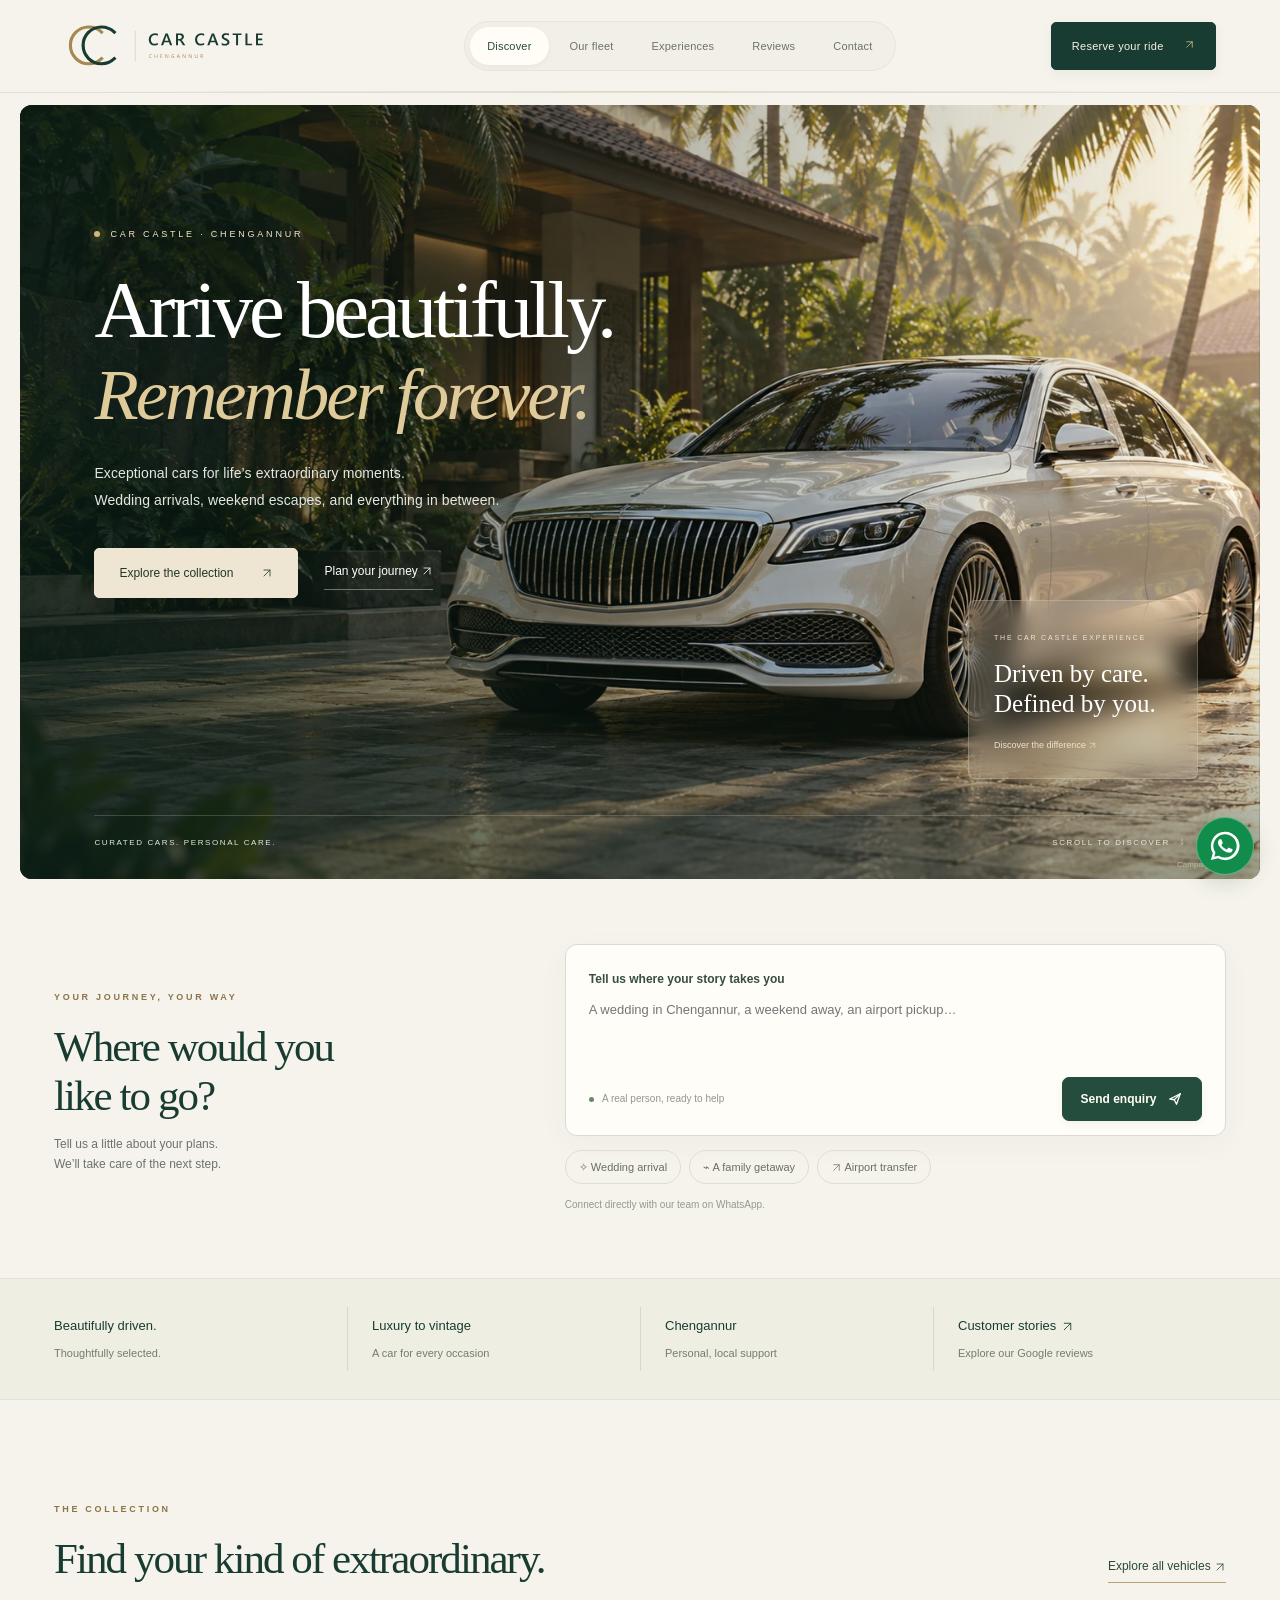
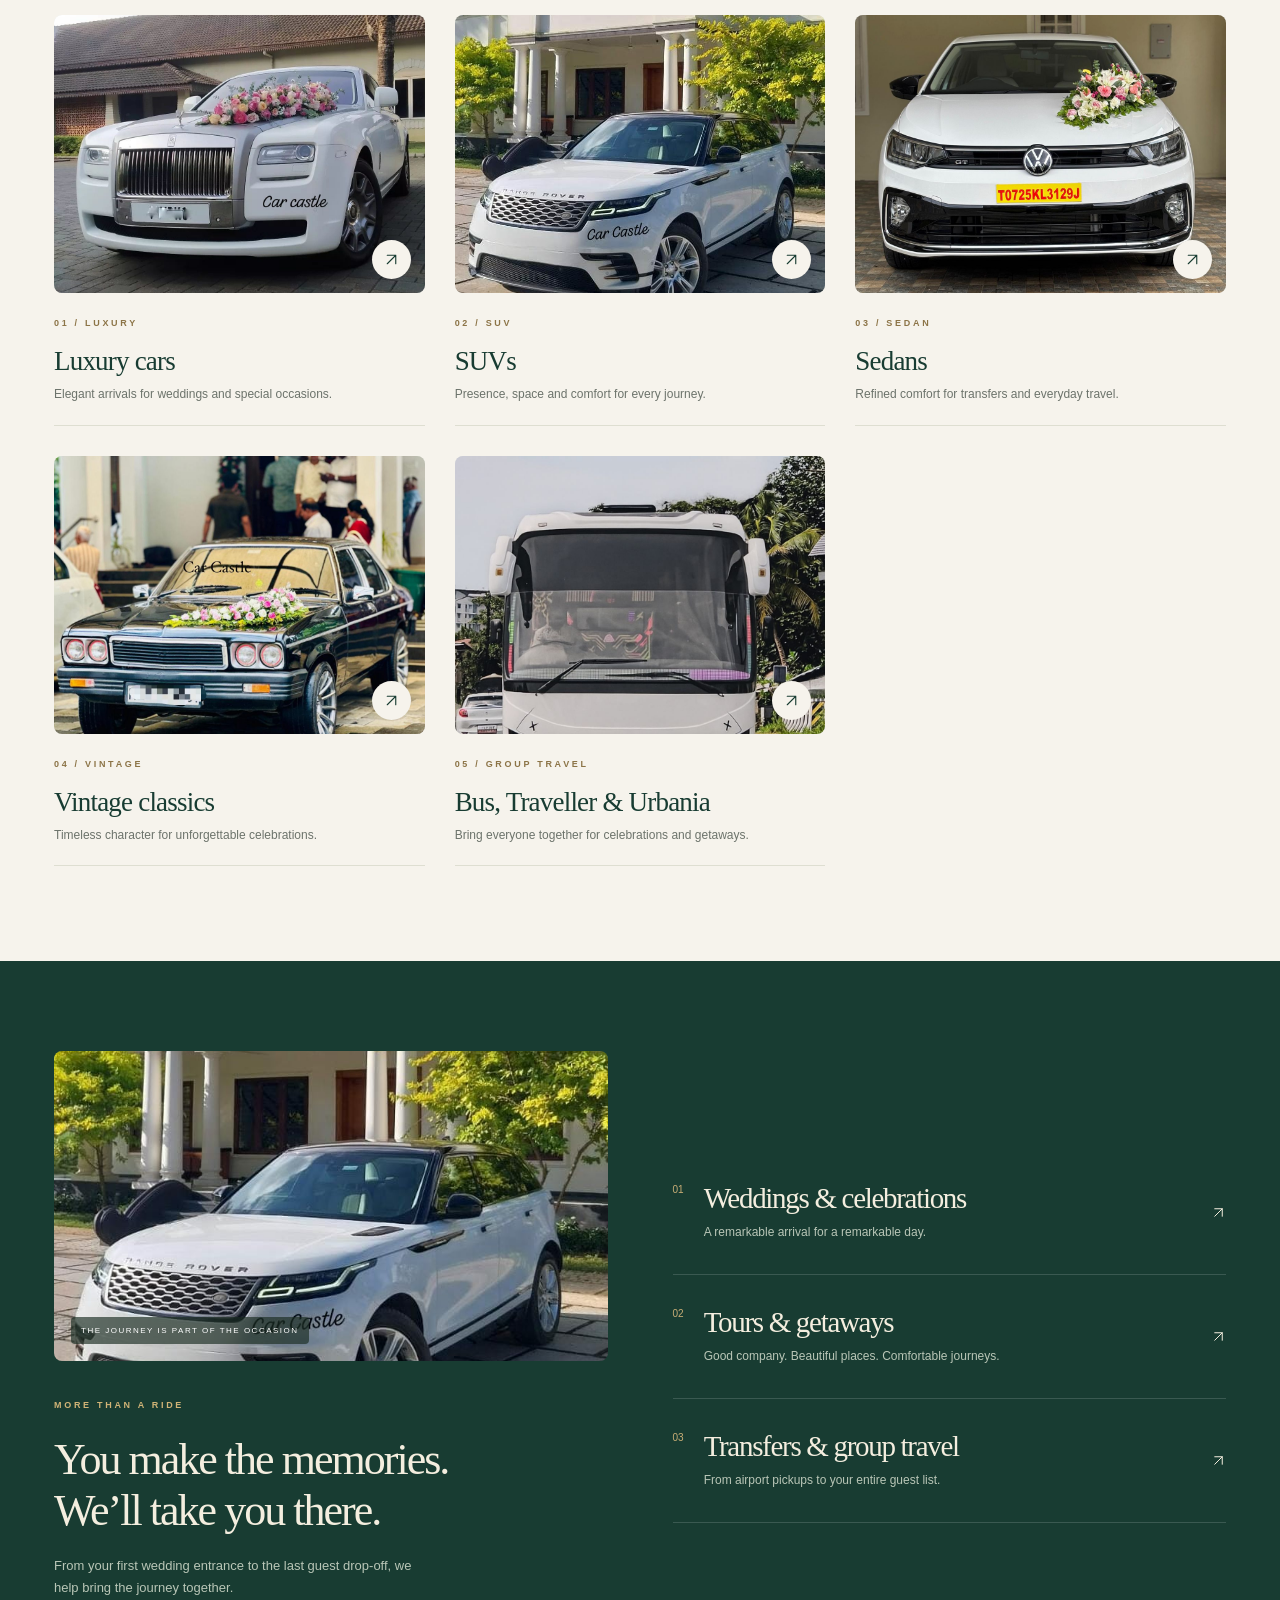
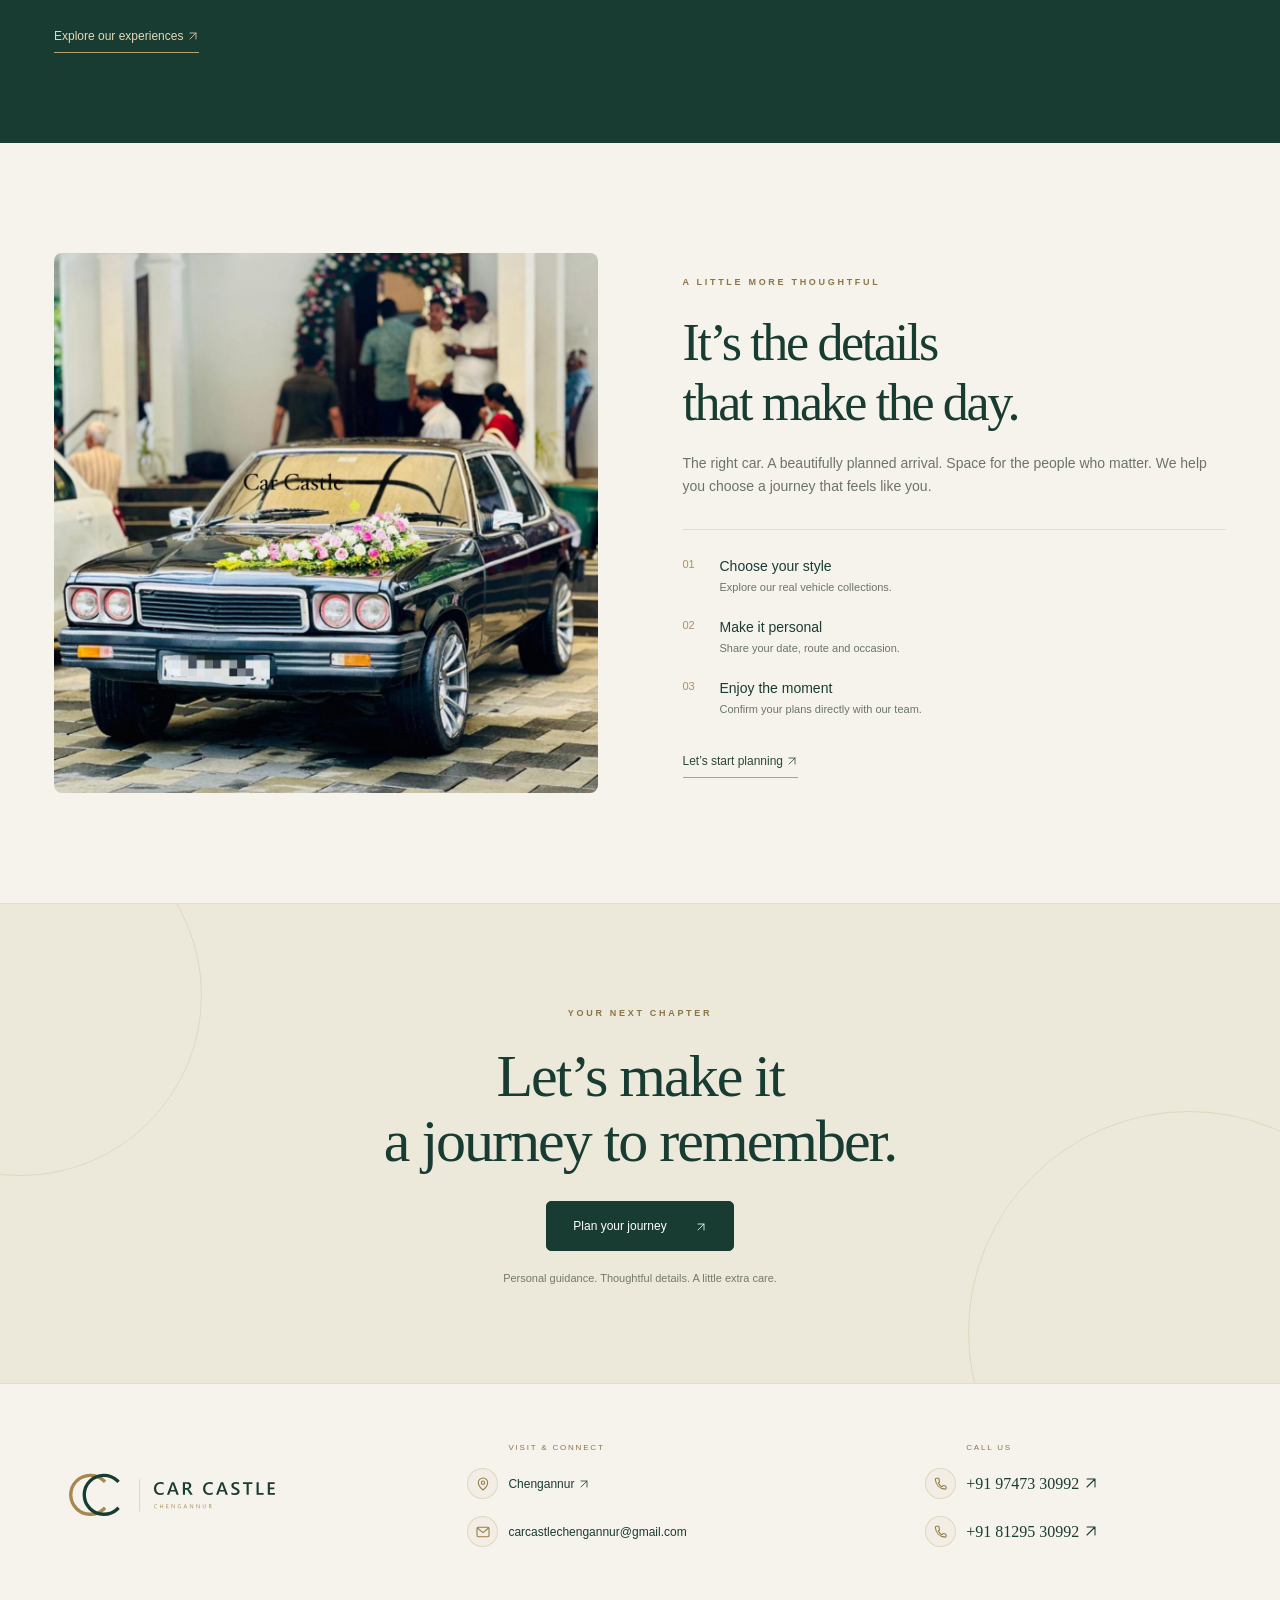
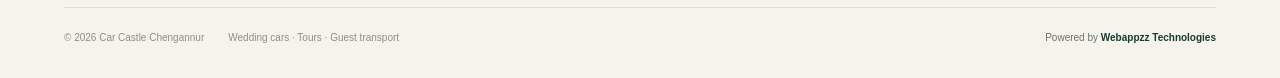
<file: index.html>
<!doctype html><html lang="en"><head><meta charset="utf-8"><meta name="viewport" content="width=device-width, initial-scale=1"><title>Luxury wedding cars & travel | Car Castle Chengannur</title><meta name="description" content="Discover luxury wedding cars, vintage classics, SUVs and group travel with Car Castle Chengannur. Enquire directly for availability and pricing."><meta name="theme-color" content="#f8f9f6"><link rel="stylesheet" href="assets/styles.css?v=19"><link rel="icon" type="image/svg+xml" href="assets/favicon.svg?v=6"><link rel="stylesheet" href="assets/mobile-hero.css?v=19"><link rel="stylesheet" href="assets/home-collection.css?v=27"><link rel="stylesheet" href="assets/journey-highlights.css?v=24"></head><body data-page="home"><a class="skip-link" href="#main">Skip to content</a><header class="topbar"><nav><a class="brand" href="index.html" aria-label="Car Castle Chengannur home"><img class="brand-wordmark" src="assets/car-castle-logo.svg?v=6" width="245" height="52" alt="Car Castle Chengannur"></a><button class="menu-toggle" aria-label="Open navigation" aria-expanded="false" aria-controls="mobile-menu"><span class="menu-caption">MENU</span><span class="menu-lines" aria-hidden="true"><i></i><i></i></span></button><div class="nav-links desktop-nav"><a data-nav="home" href="index.html">Discover</a><a data-nav="fleet" href="fleet.html">Our fleet</a><a data-nav="services" href="services.html">Experiences</a><a data-nav="reviews" href="reviews.html">Reviews</a><a data-nav="contact" href="contact.html">Contact</a></div><a class="nav-book" href="https://wa.me/919747330992">Reserve your ride <span><svg class="direction-icon" xmlns="http://www.w3.org/2000/svg" viewBox="0 0 24 24" width="16" height="16" fill="none" stroke="currentColor" stroke-width="1.6" stroke-linecap="round" stroke-linejoin="round" aria-hidden="true" focusable="false"><path d="M6 18 18 6M6 6h12v12"/></svg></span></a></nav></header><dialog class="mobile-menu" id="mobile-menu" aria-labelledby="mobile-menu-title"><div class="drawer-head"><img src="assets/car-castle-logo.svg?v=6" width="218" height="47" alt="Car Castle Chengannur"><button class="drawer-close" type="button" aria-label="Close navigation"><svg viewBox="0 0 24 24" width="20" height="20" fill="none" aria-hidden="true"><path d="m6 6 12 12M18 6 6 18" stroke="currentColor" stroke-width="1.5"/></svg></button></div><div class="drawer-content"><span class="eyebrow" id="mobile-menu-title">EXTRAORDINARY JOURNEYS BEGIN HERE</span><nav class="drawer-links" aria-label="Mobile navigation"><a data-nav="home" href="index.html"><span class="drawer-number">01</span><span>Discover</span><span class="drawer-arrow" aria-hidden="true"><svg class="direction-icon" xmlns="http://www.w3.org/2000/svg" viewBox="0 0 24 24" width="16" height="16" fill="none" stroke="currentColor" stroke-width="1.6" stroke-linecap="round" stroke-linejoin="round" aria-hidden="true" focusable="false"><path d="M6 18 18 6M6 6h12v12"/></svg></span></a><a data-nav="fleet" href="fleet.html"><span class="drawer-number">02</span><span>Our collection</span><span class="drawer-arrow" aria-hidden="true"><svg class="direction-icon" xmlns="http://www.w3.org/2000/svg" viewBox="0 0 24 24" width="16" height="16" fill="none" stroke="currentColor" stroke-width="1.6" stroke-linecap="round" stroke-linejoin="round" aria-hidden="true" focusable="false"><path d="M6 18 18 6M6 6h12v12"/></svg></span></a><a data-nav="services" href="services.html"><span class="drawer-number">03</span><span>Experiences</span><span class="drawer-arrow" aria-hidden="true"><svg class="direction-icon" xmlns="http://www.w3.org/2000/svg" viewBox="0 0 24 24" width="16" height="16" fill="none" stroke="currentColor" stroke-width="1.6" stroke-linecap="round" stroke-linejoin="round" aria-hidden="true" focusable="false"><path d="M6 18 18 6M6 6h12v12"/></svg></span></a><a data-nav="reviews" href="reviews.html"><span class="drawer-number">04</span><span>Customer stories</span><span class="drawer-arrow" aria-hidden="true"><svg class="direction-icon" xmlns="http://www.w3.org/2000/svg" viewBox="0 0 24 24" width="16" height="16" fill="none" stroke="currentColor" stroke-width="1.6" stroke-linecap="round" stroke-linejoin="round" aria-hidden="true" focusable="false"><path d="M6 18 18 6M6 6h12v12"/></svg></span></a><a data-nav="contact" href="contact.html"><span class="drawer-number">05</span><span>Get in touch</span><span class="drawer-arrow" aria-hidden="true"><svg class="direction-icon" xmlns="http://www.w3.org/2000/svg" viewBox="0 0 24 24" width="16" height="16" fill="none" stroke="currentColor" stroke-width="1.6" stroke-linecap="round" stroke-linejoin="round" aria-hidden="true" focusable="false"><path d="M6 18 18 6M6 6h12v12"/></svg></span></a></nav><div class="drawer-contact"><span class="eyebrow">LET’S PLAN YOUR ARRIVAL</span><a href="tel:+919747330992">+91 97473 30992</a><a href="tel:+918129530992">+91 81295 30992</a><a class="drawer-location" href="https://maps.app.goo.gl/WBepy1QjwrQNJMew8" target="_blank" rel="noopener noreferrer">Chengannur · Find us <svg class="direction-icon" xmlns="http://www.w3.org/2000/svg" viewBox="0 0 24 24" width="16" height="16" fill="none" stroke="currentColor" stroke-width="1.6" stroke-linecap="round" stroke-linejoin="round" aria-hidden="true" focusable="false"><path d="M6 18 18 6M6 6h12v12"/></svg></a></div><a class="button dark drawer-book" href="https://wa.me/919747330992">Reserve your ride <span><svg class="direction-icon" xmlns="http://www.w3.org/2000/svg" viewBox="0 0 24 24" width="16" height="16" fill="none" stroke="currentColor" stroke-width="1.6" stroke-linecap="round" stroke-linejoin="round" aria-hidden="true" focusable="false"><path d="M6 18 18 6M6 6h12v12"/></svg></span></a><p class="drawer-signoff">Thoughtfully selected. Beautifully driven.</p></div></dialog><main id="main"><div class="scroll-progress" aria-hidden="true"></div><section class="front-hero"><img class="front-image" src="images/hero-journey.webp" alt="Illustrated campaign scene of a luxury white sedan at a tropical Kerala villa" fetchpriority="high" width="1672" height="941"><div class="front-content"><span class="hero-kicker"><i></i> CAR CASTLE · CHENGANNUR</span><h1>Arrive beautifully.<br><em>Remember forever.</em></h1><p>Exceptional cars for life’s extraordinary moments.<br>Wedding arrivals, weekend escapes, and everything in between.</p><div class="front-actions"><a class="button light" href="fleet.html">Explore the collection <span><svg class="direction-icon" xmlns="http://www.w3.org/2000/svg" viewBox="0 0 24 24" width="16" height="16" fill="none" stroke="currentColor" stroke-width="1.6" stroke-linecap="round" stroke-linejoin="round" aria-hidden="true" focusable="false"><path d="M6 18 18 6M6 6h12v12"/></svg></span></a><a class="hero-contact" href="contact.html">Plan your journey <svg class="direction-icon" xmlns="http://www.w3.org/2000/svg" viewBox="0 0 24 24" width="16" height="16" fill="none" stroke="currentColor" stroke-width="1.6" stroke-linecap="round" stroke-linejoin="round" aria-hidden="true" focusable="false"><path d="M6 18 18 6M6 6h12v12"/></svg></a></div></div><div class="hero-seal"><span>THE CAR CASTLE EXPERIENCE</span><strong>Driven by care.<br>Defined by you.</strong><a href="services.html">Discover the difference <svg class="direction-icon" xmlns="http://www.w3.org/2000/svg" viewBox="0 0 24 24" width="16" height="16" fill="none" stroke="currentColor" stroke-width="1.6" stroke-linecap="round" stroke-linejoin="round" aria-hidden="true" focusable="false"><path d="M6 18 18 6M6 6h12v12"/></svg></a></div><div class="hero-foot"><span>CURATED CARS. PERSONAL CARE.</span><a href="#collection">SCROLL TO DISCOVER <svg class="direction-icon" xmlns="http://www.w3.org/2000/svg" viewBox="0 0 24 24" width="16" height="16" fill="none" stroke="currentColor" stroke-width="1.6" stroke-linecap="round" stroke-linejoin="round" aria-hidden="true" focusable="false"><path d="M12 5v14m-6-6 6 6 6-6"/></svg></a></div><span class="campaign-note">Campaign artwork</span></section><section class="booking-band"><div class="booking-intro"><span class="eyebrow">YOUR JOURNEY, YOUR WAY</span><h2>Where would you<br>like to go?</h2><p>Tell us a little about your plans.<br>We’ll take care of the next step.</p></div><div class="booking-composer"><form class="trip-form"><label for="trip">Tell us where your story takes you</label><textarea id="trip" required maxlength="1800" placeholder="A wedding in Chengannur, a weekend away, an airport pickup…" rows="2"></textarea><div class="composer-bottom"><span><i></i> A real person, ready to help</span><button class="send-enquiry" aria-label="Send your trip enquiry on WhatsApp" type="submit"><span>Send enquiry</span><svg xmlns="http://www.w3.org/2000/svg" width="18" height="18" viewBox="0 0 24 24" fill="none" aria-hidden="true"><path d="m5 12 14-7-5 14-3-6-6-1Z" stroke="currentColor" stroke-width="1.7" stroke-linejoin="round"/><path d="m11 13 8-8" stroke="currentColor" stroke-width="1.7" stroke-linecap="round"/></svg></button></div></form><div class="suggestions"><button type="button" data-prompt="I’m planning a wedding and would like a luxury wedding car.">✧ Wedding arrival</button><button type="button" data-prompt="I’d like to plan a family trip. Please help me choose a vehicle.">⌁ A family getaway</button><button type="button" data-prompt="I need an airport transfer. Please share availability."><svg class="direction-icon" xmlns="http://www.w3.org/2000/svg" viewBox="0 0 24 24" width="16" height="16" fill="none" stroke="currentColor" stroke-width="1.6" stroke-linecap="round" stroke-linejoin="round" aria-hidden="true" focusable="false"><path d="M6 18 18 6M6 6h12v12"/></svg> Airport transfer</button></div><p class="composer-note">Connect directly with our team on WhatsApp.</p></div></section><section class="journey-highlights" aria-label="The Car Castle experience"><div class="journey-highlights-grid"><div class="journey-highlight"><strong>Beautifully driven.</strong><p>Thoughtfully selected.</p></div><div class="journey-highlight"><strong>Luxury to vintage</strong><p>A car for every occasion</p></div><div class="journey-highlight"><strong>Chengannur</strong><p>Personal, local support</p></div><a class="journey-highlight" href="reviews.html"><strong>Customer stories <svg class="direction-icon" xmlns="http://www.w3.org/2000/svg" viewBox="0 0 24 24" width="13" height="13" fill="none" stroke="currentColor" stroke-width="1.6" stroke-linecap="round" stroke-linejoin="round" aria-hidden="true"><path d="M6 18 18 6M6 6h12v12"/></svg></strong><p>Explore our Google reviews</p></a></div></section><section class="section" id="collection"><div class="section-top"><div><span class="eyebrow">THE COLLECTION</span><h2>Find your kind of extraordinary.</h2></div><a class="text-link" href="fleet.html">Explore all vehicles <svg class="direction-icon" xmlns="http://www.w3.org/2000/svg" viewBox="0 0 24 24" width="16" height="16" fill="none" stroke="currentColor" stroke-width="1.6" stroke-linecap="round" stroke-linejoin="round" aria-hidden="true" focusable="false"><path d="M6 18 18 6M6 6h12v12"/></svg></a></div><div class="collections home-categories"><a class="collection-card" href="fleet.html?category=luxury"><div class="image-wrap"><img src="images/luxury/Rolls_Royce_Ghost/image1.jpeg" alt="Luxury cars from the Car Castle collection" loading="lazy"><span class="image-arrow"><svg class="direction-icon" xmlns="http://www.w3.org/2000/svg" viewBox="0 0 24 24" width="16" height="16" fill="none" stroke="currentColor" stroke-width="1.6" stroke-linecap="round" stroke-linejoin="round" aria-hidden="true" focusable="false"><path d="M6 18 18 6M6 6h12v12"/></svg></span></div><span class="eyebrow">01 / LUXURY</span><h3>Luxury cars</h3><p>Elegant arrivals for weddings and special occasions.</p></a><a class="collection-card" href="fleet.html?category=suv"><div class="image-wrap"><img src="images/suv/Range_Rover_Velar/image1.jpeg" alt="SUVs from the Car Castle collection" loading="lazy"><span class="image-arrow"><svg class="direction-icon" xmlns="http://www.w3.org/2000/svg" viewBox="0 0 24 24" width="16" height="16" fill="none" stroke="currentColor" stroke-width="1.6" stroke-linecap="round" stroke-linejoin="round" aria-hidden="true" focusable="false"><path d="M6 18 18 6M6 6h12v12"/></svg></span></div><span class="eyebrow">02 / SUV</span><h3>SUVs</h3><p>Presence, space and comfort for every journey.</p></a><a class="collection-card" href="fleet.html?category=sedan"><div class="image-wrap"><img src="images/sedan/VolkswagenVirtus/image1.jpg" alt="Sedans from the Car Castle collection" loading="lazy"><span class="image-arrow"><svg class="direction-icon" xmlns="http://www.w3.org/2000/svg" viewBox="0 0 24 24" width="16" height="16" fill="none" stroke="currentColor" stroke-width="1.6" stroke-linecap="round" stroke-linejoin="round" aria-hidden="true" focusable="false"><path d="M6 18 18 6M6 6h12v12"/></svg></span></div><span class="eyebrow">03 / SEDAN</span><h3>Sedans</h3><p>Refined comfort for transfers and everyday travel.</p></a><a class="collection-card" href="fleet.html?category=vintage"><div class="image-wrap"><img src="images/vintage/Contessa/image1.jpg" alt="Vintage classics from the Car Castle collection" loading="lazy"><span class="image-arrow"><svg class="direction-icon" xmlns="http://www.w3.org/2000/svg" viewBox="0 0 24 24" width="16" height="16" fill="none" stroke="currentColor" stroke-width="1.6" stroke-linecap="round" stroke-linejoin="round" aria-hidden="true" focusable="false"><path d="M6 18 18 6M6 6h12v12"/></svg></span></div><span class="eyebrow">04 / VINTAGE</span><h3>Vintage classics</h3><p>Timeless character for unforgettable celebrations.</p></a><a class="collection-card" href="fleet.html?category=bus"><div class="image-wrap"><img src="images/bus/Bus, Traveller & Urbania/Bus.jpg" alt="Bus, Traveller & Urbania from the Car Castle collection" loading="lazy"><span class="image-arrow"><svg class="direction-icon" xmlns="http://www.w3.org/2000/svg" viewBox="0 0 24 24" width="16" height="16" fill="none" stroke="currentColor" stroke-width="1.6" stroke-linecap="round" stroke-linejoin="round" aria-hidden="true" focusable="false"><path d="M6 18 18 6M6 6h12v12"/></svg></span></div><span class="eyebrow">05 / GROUP TRAVEL</span><h3>Bus, Traveller & Urbania</h3><p>Bring everyone together for celebrations and getaways.</p></a></div></section><section class="experience-section"><div><div class="experience-photo"><img src="images/suv/Range_Rover_Velar/image1.jpeg" alt="Range Rover Velar from our SUV collection" loading="lazy"><span>THE JOURNEY IS PART OF THE OCCASION</span></div><span class="eyebrow">MORE THAN A RIDE</span><h2>You make the memories.<br>We’ll take you there.</h2><p>From your first wedding entrance to the last guest drop-off, we help bring the journey together.</p><a class="text-link" href="services.html">Explore our experiences <svg class="direction-icon" xmlns="http://www.w3.org/2000/svg" viewBox="0 0 24 24" width="16" height="16" fill="none" stroke="currentColor" stroke-width="1.6" stroke-linecap="round" stroke-linejoin="round" aria-hidden="true" focusable="false"><path d="M6 18 18 6M6 6h12v12"/></svg></a></div><div class="experience-list"><a href="services.html"><span>01</span><div><h3>Weddings & celebrations</h3><p>A remarkable arrival for a remarkable day.</p></div><b><svg class="direction-icon" xmlns="http://www.w3.org/2000/svg" viewBox="0 0 24 24" width="16" height="16" fill="none" stroke="currentColor" stroke-width="1.6" stroke-linecap="round" stroke-linejoin="round" aria-hidden="true" focusable="false"><path d="M6 18 18 6M6 6h12v12"/></svg></b></a><a href="services.html"><span>02</span><div><h3>Tours & getaways</h3><p>Good company. Beautiful places. Comfortable journeys.</p></div><b><svg class="direction-icon" xmlns="http://www.w3.org/2000/svg" viewBox="0 0 24 24" width="16" height="16" fill="none" stroke="currentColor" stroke-width="1.6" stroke-linecap="round" stroke-linejoin="round" aria-hidden="true" focusable="false"><path d="M6 18 18 6M6 6h12v12"/></svg></b></a><a href="services.html"><span>03</span><div><h3>Transfers & group travel</h3><p>From airport pickups to your entire guest list.</p></div><b><svg class="direction-icon" xmlns="http://www.w3.org/2000/svg" viewBox="0 0 24 24" width="16" height="16" fill="none" stroke="currentColor" stroke-width="1.6" stroke-linecap="round" stroke-linejoin="round" aria-hidden="true" focusable="false"><path d="M6 18 18 6M6 6h12v12"/></svg></b></a></div></section><section class="detail-story"><div class="detail-story-image"><img src="images/vintage/Contessa/image1.jpg" alt="Classic Contessa from the Car Castle vintage collection" loading="lazy"></div><div><span class="eyebrow">A LITTLE MORE THOUGHTFUL</span><h2>It’s the details<br>that make the day.</h2><p>The right car. A beautifully planned arrival. Space for the people who matter. We help you choose a journey that feels like you.</p><div class="story-points"><span>01 <b>Choose your style</b><small>Explore our real vehicle collections.</small></span><span>02 <b>Make it personal</b><small>Share your date, route and occasion.</small></span><span>03 <b>Enjoy the moment</b><small>Confirm your plans directly with our team.</small></span></div><a class="text-link" href="contact.html">Let’s start planning <svg class="direction-icon" xmlns="http://www.w3.org/2000/svg" viewBox="0 0 24 24" width="16" height="16" fill="none" stroke="currentColor" stroke-width="1.6" stroke-linecap="round" stroke-linejoin="round" aria-hidden="true" focusable="false"><path d="M6 18 18 6M6 6h12v12"/></svg></a></div></section><section class="closing"><span class="eyebrow">YOUR NEXT CHAPTER</span><h2>Let’s make it<br>a journey to remember.</h2><a class="button dark" href="contact.html">Plan your journey <span><svg class="direction-icon" xmlns="http://www.w3.org/2000/svg" viewBox="0 0 24 24" width="16" height="16" fill="none" stroke="currentColor" stroke-width="1.6" stroke-linecap="round" stroke-linejoin="round" aria-hidden="true" focusable="false"><path d="M6 18 18 6M6 6h12v12"/></svg></span></a><p>Personal guidance. Thoughtful details. A little extra care.</p></section></main><footer><div class="footer-top"><a class="brand" href="index.html" aria-label="Car Castle Chengannur home"><img class="brand-wordmark" src="assets/car-castle-logo.svg?v=6" width="245" height="52" alt="Car Castle Chengannur"></a><div class="footer-location"><span class="footer-label">VISIT &amp; CONNECT</span><a href="https://maps.app.goo.gl/WBepy1QjwrQNJMew8" target="_blank" rel="noopener noreferrer"><span class="footer-icon" aria-hidden="true"><svg xmlns="http://www.w3.org/2000/svg" width="17" height="17" viewBox="0 0 24 24" fill="none" stroke="currentColor" stroke-width="1.6" stroke-linecap="round" stroke-linejoin="round"><path d="M19 10c0 5-7 11-7 11S5 15 5 10a7 7 0 1 1 14 0Z"/><circle cx="12" cy="10" r="2.5"/></svg></span><span class="footer-link-label">Chengannur <svg class="direction-icon" xmlns="http://www.w3.org/2000/svg" viewBox="0 0 24 24" width="16" height="16" fill="none" stroke="currentColor" stroke-width="1.6" stroke-linecap="round" stroke-linejoin="round" aria-hidden="true" focusable="false"><path d="M6 18 18 6M6 6h12v12"/></svg></span></a><a href="mailto:carcastlechengannur@gmail.com"><span class="footer-icon" aria-hidden="true"><svg xmlns="http://www.w3.org/2000/svg" width="17" height="17" viewBox="0 0 24 24" fill="none" stroke="currentColor" stroke-width="1.6" stroke-linecap="round" stroke-linejoin="round"><rect x="3" y="5" width="18" height="14" rx="2"/><path d="m3.5 6 8.5 7 8.5-7"/></svg></span><span class="footer-link-label">carcastlechengannur@gmail.com</span></a></div><div class="footer-phones" aria-label="Contact phone numbers"><span class="footer-label">CALL US</span><a href="tel:+919747330992"><span class="footer-icon" aria-hidden="true"><svg xmlns="http://www.w3.org/2000/svg" width="17" height="17" viewBox="0 0 24 24" fill="none" stroke="currentColor" stroke-width="1.6" stroke-linecap="round" stroke-linejoin="round"><path d="M7.2 3.5H4.7a1.2 1.2 0 0 0-1.2 1.3c.6 8.4 6.4 14.2 14.8 14.9a1.2 1.2 0 0 0 1.3-1.2V16a1 1 0 0 0-.8-1l-3.2-.7a1 1 0 0 0-1 .4l-1.1 1.4a13 13 0 0 1-5.6-5.6l1.4-1.1a1 1 0 0 0 .4-1L9 4.3a1 1 0 0 0-1-.8Z"/></svg></span><span class="footer-link-label">+91 97473 30992 <svg class="direction-icon" xmlns="http://www.w3.org/2000/svg" viewBox="0 0 24 24" width="16" height="16" fill="none" stroke="currentColor" stroke-width="1.6" stroke-linecap="round" stroke-linejoin="round" aria-hidden="true" focusable="false"><path d="M6 18 18 6M6 6h12v12"/></svg></span></a><a href="tel:+918129530992"><span class="footer-icon" aria-hidden="true"><svg xmlns="http://www.w3.org/2000/svg" width="17" height="17" viewBox="0 0 24 24" fill="none" stroke="currentColor" stroke-width="1.6" stroke-linecap="round" stroke-linejoin="round"><path d="M7.2 3.5H4.7a1.2 1.2 0 0 0-1.2 1.3c.6 8.4 6.4 14.2 14.8 14.9a1.2 1.2 0 0 0 1.3-1.2V16a1 1 0 0 0-.8-1l-3.2-.7a1 1 0 0 0-1 .4l-1.1 1.4a13 13 0 0 1-5.6-5.6l1.4-1.1a1 1 0 0 0 .4-1L9 4.3a1 1 0 0 0-1-.8Z"/></svg></span><span class="footer-link-label">+91 81295 30992 <svg class="direction-icon" xmlns="http://www.w3.org/2000/svg" viewBox="0 0 24 24" width="16" height="16" fill="none" stroke="currentColor" stroke-width="1.6" stroke-linecap="round" stroke-linejoin="round" aria-hidden="true" focusable="false"><path d="M6 18 18 6M6 6h12v12"/></svg></span></a></div></div><div class="footer-bottom"><span>© <span data-year></span> Car Castle Chengannur</span><span>Wedding cars · Tours · Guest transport</span><a class="footer-credit" href="https://webappzz.com/" target="_blank" rel="noopener noreferrer">Powered by <span>Webappzz Technologies</span></a></div></footer><a class="floating-contact floating-whatsapp" href="https://wa.me/919747330992?text=Hello%20car%20castle%20Chengannur.%0AI%20Want%20to%20book%20a%20vehicle" target="_blank" rel="noopener noreferrer" aria-label="Chat with Car Castle on WhatsApp" title="Chat on WhatsApp"><svg xmlns="http://www.w3.org/2000/svg" viewBox="0 0 32 32" width="30" height="30" fill="currentColor" aria-hidden="true" focusable="false"><path d="M16 .9A15 15 0 0 0 3 23.4L.9 31l7.8-2A15.1 15.1 0 1 0 16 .9Zm0 27.4a12.3 12.3 0 0 1-6.3-1.7l-.5-.3-4.6 1.2 1.2-4.5-.3-.5A12.4 12.4 0 1 1 16 28.3Zm6.8-9.3c-.4-.2-2.2-1.1-2.6-1.2-.3-.1-.6-.2-.8.2-.3.4-1 1.2-1.2 1.5-.2.2-.4.3-.8.1-.4-.2-1.6-.6-3-1.9-1.1-1-1.9-2.2-2.1-2.6-.2-.4 0-.6.2-.8l.6-.7c.2-.2.3-.4.4-.6.1-.3 0-.5 0-.7-.1-.2-.9-2.1-1.2-2.9-.3-.7-.6-.6-.8-.6h-.7c-.3 0-.7.1-1 .5-.4.4-1.3 1.2-1.3 3.1s1.4 3.6 1.6 3.9c.2.2 2.7 4.2 6.6 5.8.9.4 1.6.6 2.2.7.9.3 1.7.2 2.4.2.7-.1 2.2-.9 2.5-1.8.3-.9.3-1.6.2-1.8-.1-.2-.3-.3-.7-.5Z"/></svg></a><button class="back-to-top" aria-label="Back to top" type="button"><svg class="direction-icon" xmlns="http://www.w3.org/2000/svg" viewBox="0 0 24 24" width="16" height="16" fill="none" stroke="currentColor" stroke-width="1.6" stroke-linecap="round" stroke-linejoin="round" aria-hidden="true" focusable="false"><path d="M12 19V5m-6 6 6-6 6 6"/></svg></button><script src="assets/site.js?v=12"></script></body></html>
</file>
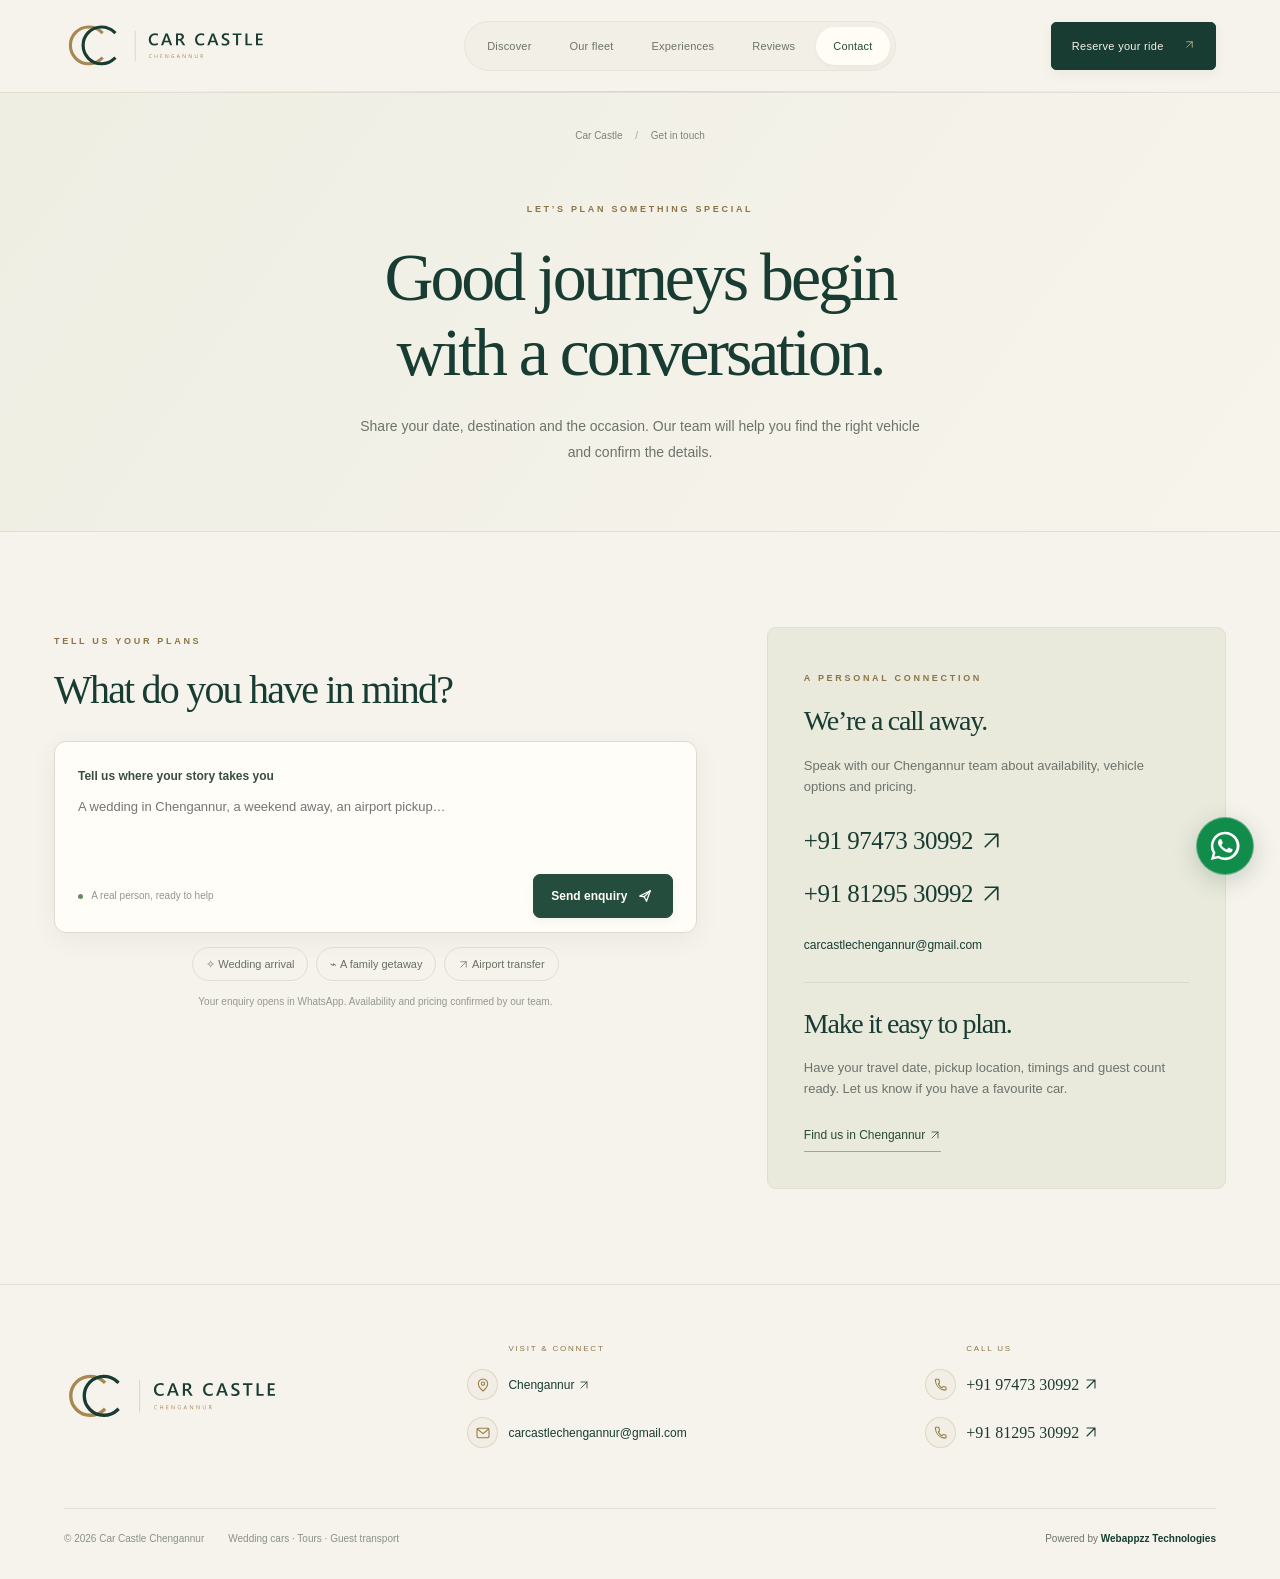
<file: contact.html>
<!doctype html><html lang="en"><head><meta charset="utf-8"><meta name="viewport" content="width=device-width, initial-scale=1"><title>Contact | Car Castle Chengannur</title><meta name="description" content="Discover luxury wedding cars, vintage classics, SUVs and group travel with Car Castle Chengannur. Enquire directly for availability and pricing."><meta name="theme-color" content="#f8f9f6"><link rel="stylesheet" href="assets/styles.css?v=19"><link rel="icon" type="image/svg+xml" href="assets/favicon.svg?v=6"></head><body data-page="contact"><a class="skip-link" href="#main">Skip to content</a><header class="topbar"><nav><a class="brand" href="index.html" aria-label="Car Castle Chengannur home"><img class="brand-wordmark" src="assets/car-castle-logo.svg?v=6" width="245" height="52" alt="Car Castle Chengannur"></a><button class="menu-toggle" aria-label="Open navigation" aria-expanded="false" aria-controls="mobile-menu"><span class="menu-caption">MENU</span><span class="menu-lines" aria-hidden="true"><i></i><i></i></span></button><div class="nav-links desktop-nav"><a data-nav="home" href="index.html">Discover</a><a data-nav="fleet" href="fleet.html">Our fleet</a><a data-nav="services" href="services.html">Experiences</a><a data-nav="reviews" href="reviews.html">Reviews</a><a data-nav="contact" href="contact.html">Contact</a></div><a class="nav-book" href="https://wa.me/919747330992">Reserve your ride <span><svg class="direction-icon" xmlns="http://www.w3.org/2000/svg" viewBox="0 0 24 24" width="16" height="16" fill="none" stroke="currentColor" stroke-width="1.6" stroke-linecap="round" stroke-linejoin="round" aria-hidden="true" focusable="false"><path d="M6 18 18 6M6 6h12v12"/></svg></span></a></nav></header><dialog class="mobile-menu" id="mobile-menu" aria-labelledby="mobile-menu-title"><div class="drawer-head"><img src="assets/car-castle-logo.svg?v=6" width="218" height="47" alt="Car Castle Chengannur"><button class="drawer-close" type="button" aria-label="Close navigation"><svg viewBox="0 0 24 24" width="20" height="20" fill="none" aria-hidden="true"><path d="m6 6 12 12M18 6 6 18" stroke="currentColor" stroke-width="1.5"/></svg></button></div><div class="drawer-content"><span class="eyebrow" id="mobile-menu-title">EXTRAORDINARY JOURNEYS BEGIN HERE</span><nav class="drawer-links" aria-label="Mobile navigation"><a data-nav="home" href="index.html"><span class="drawer-number">01</span><span>Discover</span><span class="drawer-arrow" aria-hidden="true"><svg class="direction-icon" xmlns="http://www.w3.org/2000/svg" viewBox="0 0 24 24" width="16" height="16" fill="none" stroke="currentColor" stroke-width="1.6" stroke-linecap="round" stroke-linejoin="round" aria-hidden="true" focusable="false"><path d="M6 18 18 6M6 6h12v12"/></svg></span></a><a data-nav="fleet" href="fleet.html"><span class="drawer-number">02</span><span>Our collection</span><span class="drawer-arrow" aria-hidden="true"><svg class="direction-icon" xmlns="http://www.w3.org/2000/svg" viewBox="0 0 24 24" width="16" height="16" fill="none" stroke="currentColor" stroke-width="1.6" stroke-linecap="round" stroke-linejoin="round" aria-hidden="true" focusable="false"><path d="M6 18 18 6M6 6h12v12"/></svg></span></a><a data-nav="services" href="services.html"><span class="drawer-number">03</span><span>Experiences</span><span class="drawer-arrow" aria-hidden="true"><svg class="direction-icon" xmlns="http://www.w3.org/2000/svg" viewBox="0 0 24 24" width="16" height="16" fill="none" stroke="currentColor" stroke-width="1.6" stroke-linecap="round" stroke-linejoin="round" aria-hidden="true" focusable="false"><path d="M6 18 18 6M6 6h12v12"/></svg></span></a><a data-nav="reviews" href="reviews.html"><span class="drawer-number">04</span><span>Customer stories</span><span class="drawer-arrow" aria-hidden="true"><svg class="direction-icon" xmlns="http://www.w3.org/2000/svg" viewBox="0 0 24 24" width="16" height="16" fill="none" stroke="currentColor" stroke-width="1.6" stroke-linecap="round" stroke-linejoin="round" aria-hidden="true" focusable="false"><path d="M6 18 18 6M6 6h12v12"/></svg></span></a><a data-nav="contact" href="contact.html"><span class="drawer-number">05</span><span>Get in touch</span><span class="drawer-arrow" aria-hidden="true"><svg class="direction-icon" xmlns="http://www.w3.org/2000/svg" viewBox="0 0 24 24" width="16" height="16" fill="none" stroke="currentColor" stroke-width="1.6" stroke-linecap="round" stroke-linejoin="round" aria-hidden="true" focusable="false"><path d="M6 18 18 6M6 6h12v12"/></svg></span></a></nav><div class="drawer-contact"><span class="eyebrow">LET’S PLAN YOUR ARRIVAL</span><a href="tel:+919747330992">+91 97473 30992</a><a href="tel:+918129530992">+91 81295 30992</a><a class="drawer-location" href="https://maps.app.goo.gl/WBepy1QjwrQNJMew8" target="_blank" rel="noopener noreferrer">Chengannur · Find us <svg class="direction-icon" xmlns="http://www.w3.org/2000/svg" viewBox="0 0 24 24" width="16" height="16" fill="none" stroke="currentColor" stroke-width="1.6" stroke-linecap="round" stroke-linejoin="round" aria-hidden="true" focusable="false"><path d="M6 18 18 6M6 6h12v12"/></svg></a></div><a class="button dark drawer-book" href="https://wa.me/919747330992">Reserve your ride <span><svg class="direction-icon" xmlns="http://www.w3.org/2000/svg" viewBox="0 0 24 24" width="16" height="16" fill="none" stroke="currentColor" stroke-width="1.6" stroke-linecap="round" stroke-linejoin="round" aria-hidden="true" focusable="false"><path d="M6 18 18 6M6 6h12v12"/></svg></span></a><p class="drawer-signoff">Thoughtfully selected. Beautifully driven.</p></div></dialog><main id="main"><div class="scroll-progress" aria-hidden="true"></div><header class="page-heading"><div class="page-breadcrumb"><a href="index.html">Car Castle</a><span> / </span>Get in touch</div><span class="eyebrow">LET’S PLAN SOMETHING SPECIAL</span><h1>Good journeys begin<br>with a conversation.</h1><p>Share your date, destination and the occasion. Our team will help you find the right vehicle and confirm the details.</p></header><section class="section contact-layout"><div><span class="eyebrow">TELL US YOUR PLANS</span><h2>What do you have in mind?</h2><form class="trip-form"><label for="trip">Tell us where your story takes you</label><textarea id="trip" required maxlength="1800" placeholder="A wedding in Chengannur, a weekend away, an airport pickup…" rows="2"></textarea><div class="composer-bottom"><span><i></i> A real person, ready to help</span><button class="send-enquiry" aria-label="Send your trip enquiry on WhatsApp" type="submit"><span>Send enquiry</span><svg xmlns="http://www.w3.org/2000/svg" width="18" height="18" viewBox="0 0 24 24" fill="none" aria-hidden="true"><path d="m5 12 14-7-5 14-3-6-6-1Z" stroke="currentColor" stroke-width="1.7" stroke-linejoin="round"/><path d="m11 13 8-8" stroke="currentColor" stroke-width="1.7" stroke-linecap="round"/></svg></button></div></form><div class="suggestions"><button type="button" data-prompt="I’m planning a wedding and would like a luxury wedding car.">✧ Wedding arrival</button><button type="button" data-prompt="I’d like to plan a family trip. Please help me choose a vehicle.">⌁ A family getaway</button><button type="button" data-prompt="I need an airport transfer. Please share availability."><svg class="direction-icon" xmlns="http://www.w3.org/2000/svg" viewBox="0 0 24 24" width="16" height="16" fill="none" stroke="currentColor" stroke-width="1.6" stroke-linecap="round" stroke-linejoin="round" aria-hidden="true" focusable="false"><path d="M6 18 18 6M6 6h12v12"/></svg> Airport transfer</button></div><p class="composer-note">Your enquiry opens in WhatsApp. Availability and pricing confirmed by our team.</p></div><aside class="contact-panel"><span class="eyebrow">A PERSONAL CONNECTION</span><h3>We’re a call away.</h3><p>Speak with our Chengannur team about availability, vehicle options and pricing.</p><a class="phone" href="tel:+919747330992">+91 97473 30992 <svg class="direction-icon" xmlns="http://www.w3.org/2000/svg" viewBox="0 0 24 24" width="16" height="16" fill="none" stroke="currentColor" stroke-width="1.6" stroke-linecap="round" stroke-linejoin="round" aria-hidden="true" focusable="false"><path d="M6 18 18 6M6 6h12v12"/></svg></a><a class="phone" href="tel:+918129530992">+91 81295 30992 <svg class="direction-icon" xmlns="http://www.w3.org/2000/svg" viewBox="0 0 24 24" width="16" height="16" fill="none" stroke="currentColor" stroke-width="1.6" stroke-linecap="round" stroke-linejoin="round" aria-hidden="true" focusable="false"><path d="M6 18 18 6M6 6h12v12"/></svg></a><a class="contact-email" href="mailto:carcastlechengannur@gmail.com">carcastlechengannur@gmail.com</a><hr><h3>Make it easy to plan.</h3><p>Have your travel date, pickup location, timings and guest count ready. Let us know if you have a favourite car.</p><a class="text-link" href="https://maps.app.goo.gl/WBepy1QjwrQNJMew8" target="_blank" rel="noopener noreferrer">Find us in Chengannur <svg class="direction-icon" xmlns="http://www.w3.org/2000/svg" viewBox="0 0 24 24" width="16" height="16" fill="none" stroke="currentColor" stroke-width="1.6" stroke-linecap="round" stroke-linejoin="round" aria-hidden="true" focusable="false"><path d="M6 18 18 6M6 6h12v12"/></svg></a></aside></section></main><footer><div class="footer-top"><a class="brand" href="index.html" aria-label="Car Castle Chengannur home"><img class="brand-wordmark" src="assets/car-castle-logo.svg?v=6" width="245" height="52" alt="Car Castle Chengannur"></a><div class="footer-location"><span class="footer-label">VISIT &amp; CONNECT</span><a href="https://maps.app.goo.gl/WBepy1QjwrQNJMew8" target="_blank" rel="noopener noreferrer"><span class="footer-icon" aria-hidden="true"><svg xmlns="http://www.w3.org/2000/svg" width="17" height="17" viewBox="0 0 24 24" fill="none" stroke="currentColor" stroke-width="1.6" stroke-linecap="round" stroke-linejoin="round"><path d="M19 10c0 5-7 11-7 11S5 15 5 10a7 7 0 1 1 14 0Z"/><circle cx="12" cy="10" r="2.5"/></svg></span><span class="footer-link-label">Chengannur <svg class="direction-icon" xmlns="http://www.w3.org/2000/svg" viewBox="0 0 24 24" width="16" height="16" fill="none" stroke="currentColor" stroke-width="1.6" stroke-linecap="round" stroke-linejoin="round" aria-hidden="true" focusable="false"><path d="M6 18 18 6M6 6h12v12"/></svg></span></a><a href="mailto:carcastlechengannur@gmail.com"><span class="footer-icon" aria-hidden="true"><svg xmlns="http://www.w3.org/2000/svg" width="17" height="17" viewBox="0 0 24 24" fill="none" stroke="currentColor" stroke-width="1.6" stroke-linecap="round" stroke-linejoin="round"><rect x="3" y="5" width="18" height="14" rx="2"/><path d="m3.5 6 8.5 7 8.5-7"/></svg></span><span class="footer-link-label">carcastlechengannur@gmail.com</span></a></div><div class="footer-phones" aria-label="Contact phone numbers"><span class="footer-label">CALL US</span><a href="tel:+919747330992"><span class="footer-icon" aria-hidden="true"><svg xmlns="http://www.w3.org/2000/svg" width="17" height="17" viewBox="0 0 24 24" fill="none" stroke="currentColor" stroke-width="1.6" stroke-linecap="round" stroke-linejoin="round"><path d="M7.2 3.5H4.7a1.2 1.2 0 0 0-1.2 1.3c.6 8.4 6.4 14.2 14.8 14.9a1.2 1.2 0 0 0 1.3-1.2V16a1 1 0 0 0-.8-1l-3.2-.7a1 1 0 0 0-1 .4l-1.1 1.4a13 13 0 0 1-5.6-5.6l1.4-1.1a1 1 0 0 0 .4-1L9 4.3a1 1 0 0 0-1-.8Z"/></svg></span><span class="footer-link-label">+91 97473 30992 <svg class="direction-icon" xmlns="http://www.w3.org/2000/svg" viewBox="0 0 24 24" width="16" height="16" fill="none" stroke="currentColor" stroke-width="1.6" stroke-linecap="round" stroke-linejoin="round" aria-hidden="true" focusable="false"><path d="M6 18 18 6M6 6h12v12"/></svg></span></a><a href="tel:+918129530992"><span class="footer-icon" aria-hidden="true"><svg xmlns="http://www.w3.org/2000/svg" width="17" height="17" viewBox="0 0 24 24" fill="none" stroke="currentColor" stroke-width="1.6" stroke-linecap="round" stroke-linejoin="round"><path d="M7.2 3.5H4.7a1.2 1.2 0 0 0-1.2 1.3c.6 8.4 6.4 14.2 14.8 14.9a1.2 1.2 0 0 0 1.3-1.2V16a1 1 0 0 0-.8-1l-3.2-.7a1 1 0 0 0-1 .4l-1.1 1.4a13 13 0 0 1-5.6-5.6l1.4-1.1a1 1 0 0 0 .4-1L9 4.3a1 1 0 0 0-1-.8Z"/></svg></span><span class="footer-link-label">+91 81295 30992 <svg class="direction-icon" xmlns="http://www.w3.org/2000/svg" viewBox="0 0 24 24" width="16" height="16" fill="none" stroke="currentColor" stroke-width="1.6" stroke-linecap="round" stroke-linejoin="round" aria-hidden="true" focusable="false"><path d="M6 18 18 6M6 6h12v12"/></svg></span></a></div></div><div class="footer-bottom"><span>© <span data-year></span> Car Castle Chengannur</span><span>Wedding cars · Tours · Guest transport</span><a class="footer-credit" href="https://webappzz.com/" target="_blank" rel="noopener noreferrer">Powered by <span>Webappzz Technologies</span></a></div></footer><a class="floating-contact floating-whatsapp" href="https://wa.me/919747330992?text=Hello%20car%20castle%20Chengannur.%0AI%20Want%20to%20book%20a%20vehicle" target="_blank" rel="noopener noreferrer" aria-label="Chat with Car Castle on WhatsApp" title="Chat on WhatsApp"><svg xmlns="http://www.w3.org/2000/svg" viewBox="0 0 32 32" width="30" height="30" fill="currentColor" aria-hidden="true" focusable="false"><path d="M16 .9A15 15 0 0 0 3 23.4L.9 31l7.8-2A15.1 15.1 0 1 0 16 .9Zm0 27.4a12.3 12.3 0 0 1-6.3-1.7l-.5-.3-4.6 1.2 1.2-4.5-.3-.5A12.4 12.4 0 1 1 16 28.3Zm6.8-9.3c-.4-.2-2.2-1.1-2.6-1.2-.3-.1-.6-.2-.8.2-.3.4-1 1.2-1.2 1.5-.2.2-.4.3-.8.1-.4-.2-1.6-.6-3-1.9-1.1-1-1.9-2.2-2.1-2.6-.2-.4 0-.6.2-.8l.6-.7c.2-.2.3-.4.4-.6.1-.3 0-.5 0-.7-.1-.2-.9-2.1-1.2-2.9-.3-.7-.6-.6-.8-.6h-.7c-.3 0-.7.1-1 .5-.4.4-1.3 1.2-1.3 3.1s1.4 3.6 1.6 3.9c.2.2 2.7 4.2 6.6 5.8.9.4 1.6.6 2.2.7.9.3 1.7.2 2.4.2.7-.1 2.2-.9 2.5-1.8.3-.9.3-1.6.2-1.8-.1-.2-.3-.3-.7-.5Z"/></svg></a><button class="back-to-top" aria-label="Back to top" type="button"><svg class="direction-icon" xmlns="http://www.w3.org/2000/svg" viewBox="0 0 24 24" width="16" height="16" fill="none" stroke="currentColor" stroke-width="1.6" stroke-linecap="round" stroke-linejoin="round" aria-hidden="true" focusable="false"><path d="M12 19V5m-6 6 6-6 6 6"/></svg></button><script src="assets/site.js?v=12"></script></body></html>
</file>
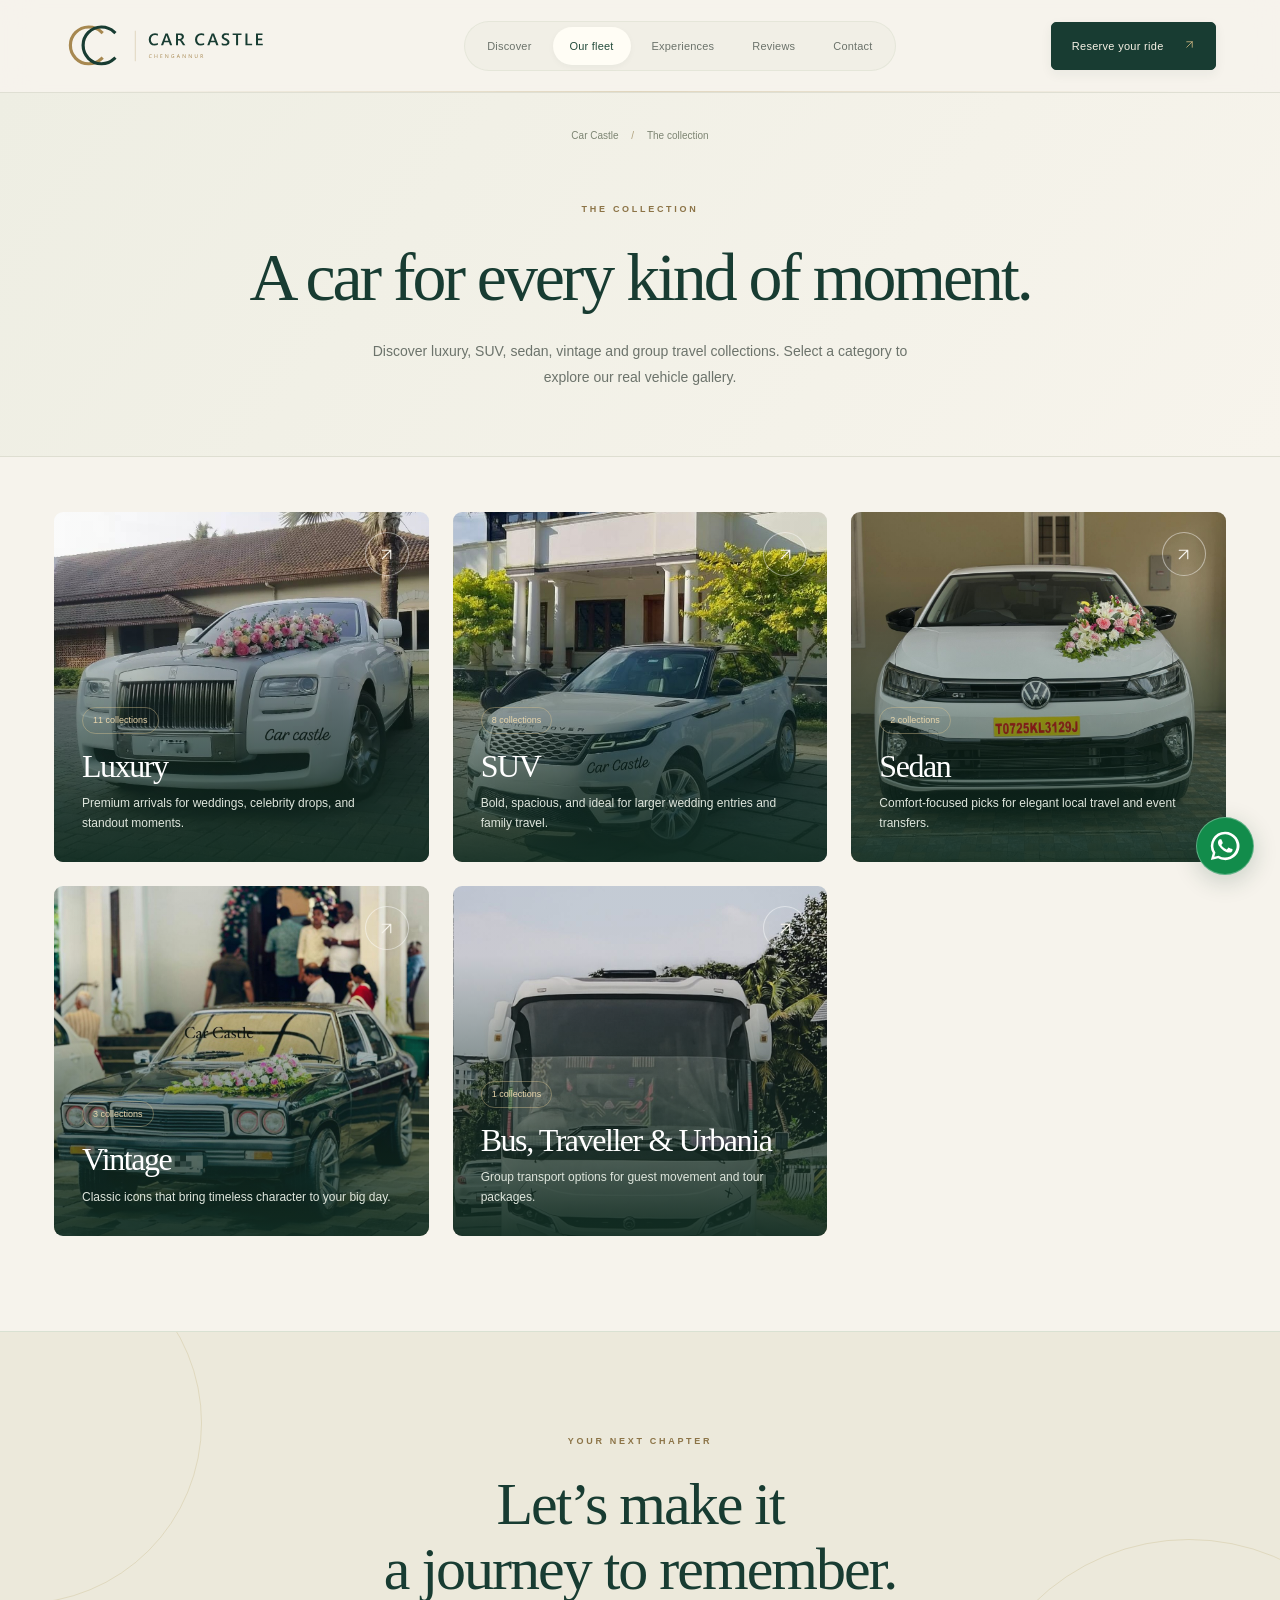
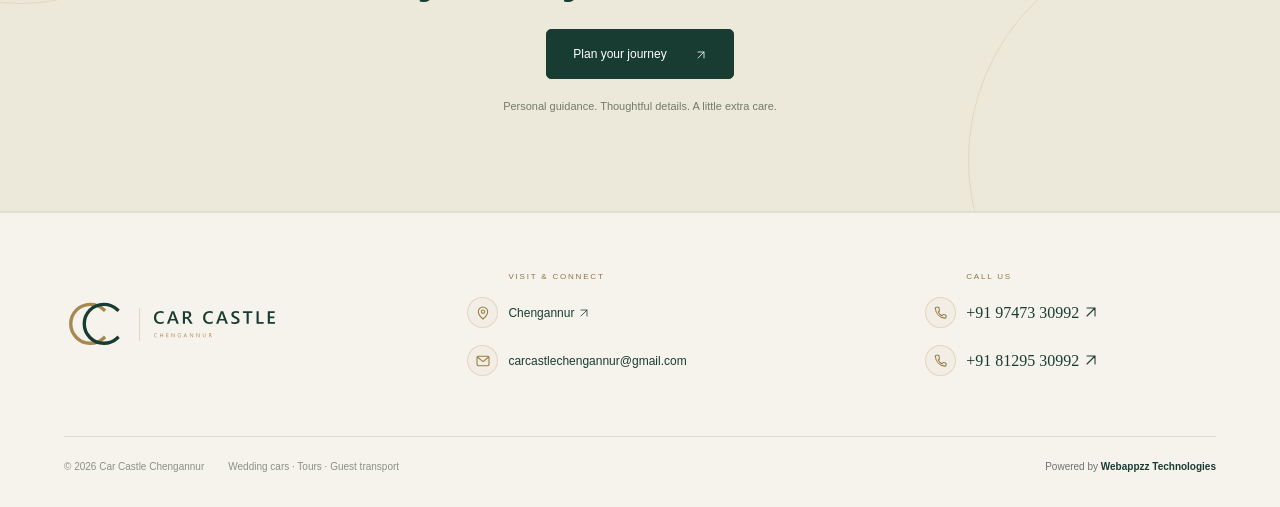
<file: fleet.html>
<!doctype html><html lang="en"><head><meta charset="utf-8"><meta name="viewport" content="width=device-width, initial-scale=1"><title>Fleet | Car Castle Chengannur</title><meta name="description" content="Discover luxury wedding cars, vintage classics, SUVs and group travel with Car Castle Chengannur. Enquire directly for availability and pricing."><meta name="theme-color" content="#f8f9f6"><link rel="stylesheet" href="assets/styles.css?v=26"><link rel="icon" type="image/svg+xml" href="assets/favicon.svg?v=6"><link rel="stylesheet" href="assets/fleet-categories.css?v=27"></head><body data-page="fleet"><a class="skip-link" href="#main">Skip to content</a><header class="topbar"><nav><a class="brand" href="index.html" aria-label="Car Castle Chengannur home"><img class="brand-wordmark" src="assets/car-castle-logo.svg?v=6" width="245" height="52" alt="Car Castle Chengannur"></a><button class="menu-toggle" aria-label="Open navigation" aria-expanded="false" aria-controls="mobile-menu"><span class="menu-caption">MENU</span><span class="menu-lines" aria-hidden="true"><i></i><i></i></span></button><div class="nav-links desktop-nav"><a data-nav="home" href="index.html">Discover</a><a data-nav="fleet" href="fleet.html">Our fleet</a><a data-nav="services" href="services.html">Experiences</a><a data-nav="reviews" href="reviews.html">Reviews</a><a data-nav="contact" href="contact.html">Contact</a></div><a class="nav-book" href="https://wa.me/919747330992">Reserve your ride <span><svg class="direction-icon" xmlns="http://www.w3.org/2000/svg" viewBox="0 0 24 24" width="16" height="16" fill="none" stroke="currentColor" stroke-width="1.6" stroke-linecap="round" stroke-linejoin="round" aria-hidden="true" focusable="false"><path d="M6 18 18 6M6 6h12v12"/></svg></span></a></nav></header><dialog class="mobile-menu" id="mobile-menu" aria-labelledby="mobile-menu-title"><div class="drawer-head"><img src="assets/car-castle-logo.svg?v=6" width="218" height="47" alt="Car Castle Chengannur"><button class="drawer-close" type="button" aria-label="Close navigation"><svg viewBox="0 0 24 24" width="20" height="20" fill="none" aria-hidden="true"><path d="m6 6 12 12M18 6 6 18" stroke="currentColor" stroke-width="1.5"/></svg></button></div><div class="drawer-content"><span class="eyebrow" id="mobile-menu-title">EXTRAORDINARY JOURNEYS BEGIN HERE</span><nav class="drawer-links" aria-label="Mobile navigation"><a data-nav="home" href="index.html"><span class="drawer-number">01</span><span>Discover</span><span class="drawer-arrow" aria-hidden="true"><svg class="direction-icon" xmlns="http://www.w3.org/2000/svg" viewBox="0 0 24 24" width="16" height="16" fill="none" stroke="currentColor" stroke-width="1.6" stroke-linecap="round" stroke-linejoin="round" aria-hidden="true" focusable="false"><path d="M6 18 18 6M6 6h12v12"/></svg></span></a><a data-nav="fleet" href="fleet.html"><span class="drawer-number">02</span><span>Our collection</span><span class="drawer-arrow" aria-hidden="true"><svg class="direction-icon" xmlns="http://www.w3.org/2000/svg" viewBox="0 0 24 24" width="16" height="16" fill="none" stroke="currentColor" stroke-width="1.6" stroke-linecap="round" stroke-linejoin="round" aria-hidden="true" focusable="false"><path d="M6 18 18 6M6 6h12v12"/></svg></span></a><a data-nav="services" href="services.html"><span class="drawer-number">03</span><span>Experiences</span><span class="drawer-arrow" aria-hidden="true"><svg class="direction-icon" xmlns="http://www.w3.org/2000/svg" viewBox="0 0 24 24" width="16" height="16" fill="none" stroke="currentColor" stroke-width="1.6" stroke-linecap="round" stroke-linejoin="round" aria-hidden="true" focusable="false"><path d="M6 18 18 6M6 6h12v12"/></svg></span></a><a data-nav="reviews" href="reviews.html"><span class="drawer-number">04</span><span>Customer stories</span><span class="drawer-arrow" aria-hidden="true"><svg class="direction-icon" xmlns="http://www.w3.org/2000/svg" viewBox="0 0 24 24" width="16" height="16" fill="none" stroke="currentColor" stroke-width="1.6" stroke-linecap="round" stroke-linejoin="round" aria-hidden="true" focusable="false"><path d="M6 18 18 6M6 6h12v12"/></svg></span></a><a data-nav="contact" href="contact.html"><span class="drawer-number">05</span><span>Get in touch</span><span class="drawer-arrow" aria-hidden="true"><svg class="direction-icon" xmlns="http://www.w3.org/2000/svg" viewBox="0 0 24 24" width="16" height="16" fill="none" stroke="currentColor" stroke-width="1.6" stroke-linecap="round" stroke-linejoin="round" aria-hidden="true" focusable="false"><path d="M6 18 18 6M6 6h12v12"/></svg></span></a></nav><div class="drawer-contact"><span class="eyebrow">LET’S PLAN YOUR ARRIVAL</span><a href="tel:+919747330992">+91 97473 30992</a><a href="tel:+918129530992">+91 81295 30992</a><a class="drawer-location" href="https://maps.app.goo.gl/WBepy1QjwrQNJMew8" target="_blank" rel="noopener noreferrer">Chengannur · Find us <svg class="direction-icon" xmlns="http://www.w3.org/2000/svg" viewBox="0 0 24 24" width="16" height="16" fill="none" stroke="currentColor" stroke-width="1.6" stroke-linecap="round" stroke-linejoin="round" aria-hidden="true" focusable="false"><path d="M6 18 18 6M6 6h12v12"/></svg></a></div><a class="button dark drawer-book" href="https://wa.me/919747330992">Reserve your ride <span><svg class="direction-icon" xmlns="http://www.w3.org/2000/svg" viewBox="0 0 24 24" width="16" height="16" fill="none" stroke="currentColor" stroke-width="1.6" stroke-linecap="round" stroke-linejoin="round" aria-hidden="true" focusable="false"><path d="M6 18 18 6M6 6h12v12"/></svg></span></a><p class="drawer-signoff">Thoughtfully selected. Beautifully driven.</p></div></dialog><main id="main"><div class="scroll-progress" aria-hidden="true"></div><header class="page-heading"><div class="page-breadcrumb"><a href="index.html">Car Castle</a><span> / </span>The collection</div><span class="eyebrow">THE COLLECTION</span><h1>A car for every kind of moment.</h1><p>Discover luxury, SUV, sedan, vintage and group travel collections. Select a category to explore our real vehicle gallery.</p></header><section class="section fleet-section"><div id="fleetIntro"><div class="fleet-grid" id="categoryGrid"></div></div><div class="hidden" id="gallerySection"><div class="gallery-shell"><div class="gallery-header"><div><span class="eyebrow">EXPLORE THE FLEET</span><h2 id="galleryTitle" tabindex="-1">Gallery</h2><p id="gallerySubtitle"></p></div><button class="button" id="backButton" type="button"><svg class="direction-icon" xmlns="http://www.w3.org/2000/svg" viewBox="0 0 24 24" width="16" height="16" fill="none" stroke="currentColor" stroke-width="1.6" stroke-linecap="round" stroke-linejoin="round" aria-hidden="true" focusable="false"><path d="M19 12H5m6-6-6 6 6 6"/></svg> Back</button></div><div class="gallery-grid" id="galleryGrid"></div><a class="button dark gallery-enquiry" href="contact.html">Enquire about this collection <svg class="direction-icon" xmlns="http://www.w3.org/2000/svg" viewBox="0 0 24 24" width="16" height="16" fill="none" stroke="currentColor" stroke-width="1.6" stroke-linecap="round" stroke-linejoin="round" aria-hidden="true" focusable="false"><path d="M6 18 18 6M6 6h12v12"/></svg></a></div></div></section><section class="closing"><span class="eyebrow">YOUR NEXT CHAPTER</span><h2>Let’s make it<br>a journey to remember.</h2><a class="button dark" href="contact.html">Plan your journey <span><svg class="direction-icon" xmlns="http://www.w3.org/2000/svg" viewBox="0 0 24 24" width="16" height="16" fill="none" stroke="currentColor" stroke-width="1.6" stroke-linecap="round" stroke-linejoin="round" aria-hidden="true" focusable="false"><path d="M6 18 18 6M6 6h12v12"/></svg></span></a><p>Personal guidance. Thoughtful details. A little extra care.</p></section></main><footer><div class="footer-top"><a class="brand" href="index.html" aria-label="Car Castle Chengannur home"><img class="brand-wordmark" src="assets/car-castle-logo.svg?v=6" width="245" height="52" alt="Car Castle Chengannur"></a><div class="footer-location"><span class="footer-label">VISIT &amp; CONNECT</span><a href="https://maps.app.goo.gl/WBepy1QjwrQNJMew8" target="_blank" rel="noopener noreferrer"><span class="footer-icon" aria-hidden="true"><svg xmlns="http://www.w3.org/2000/svg" width="17" height="17" viewBox="0 0 24 24" fill="none" stroke="currentColor" stroke-width="1.6" stroke-linecap="round" stroke-linejoin="round"><path d="M19 10c0 5-7 11-7 11S5 15 5 10a7 7 0 1 1 14 0Z"/><circle cx="12" cy="10" r="2.5"/></svg></span><span class="footer-link-label">Chengannur <svg class="direction-icon" xmlns="http://www.w3.org/2000/svg" viewBox="0 0 24 24" width="16" height="16" fill="none" stroke="currentColor" stroke-width="1.6" stroke-linecap="round" stroke-linejoin="round" aria-hidden="true" focusable="false"><path d="M6 18 18 6M6 6h12v12"/></svg></span></a><a href="mailto:carcastlechengannur@gmail.com"><span class="footer-icon" aria-hidden="true"><svg xmlns="http://www.w3.org/2000/svg" width="17" height="17" viewBox="0 0 24 24" fill="none" stroke="currentColor" stroke-width="1.6" stroke-linecap="round" stroke-linejoin="round"><rect x="3" y="5" width="18" height="14" rx="2"/><path d="m3.5 6 8.5 7 8.5-7"/></svg></span><span class="footer-link-label">carcastlechengannur@gmail.com</span></a></div><div class="footer-phones" aria-label="Contact phone numbers"><span class="footer-label">CALL US</span><a href="tel:+919747330992"><span class="footer-icon" aria-hidden="true"><svg xmlns="http://www.w3.org/2000/svg" width="17" height="17" viewBox="0 0 24 24" fill="none" stroke="currentColor" stroke-width="1.6" stroke-linecap="round" stroke-linejoin="round"><path d="M7.2 3.5H4.7a1.2 1.2 0 0 0-1.2 1.3c.6 8.4 6.4 14.2 14.8 14.9a1.2 1.2 0 0 0 1.3-1.2V16a1 1 0 0 0-.8-1l-3.2-.7a1 1 0 0 0-1 .4l-1.1 1.4a13 13 0 0 1-5.6-5.6l1.4-1.1a1 1 0 0 0 .4-1L9 4.3a1 1 0 0 0-1-.8Z"/></svg></span><span class="footer-link-label">+91 97473 30992 <svg class="direction-icon" xmlns="http://www.w3.org/2000/svg" viewBox="0 0 24 24" width="16" height="16" fill="none" stroke="currentColor" stroke-width="1.6" stroke-linecap="round" stroke-linejoin="round" aria-hidden="true" focusable="false"><path d="M6 18 18 6M6 6h12v12"/></svg></span></a><a href="tel:+918129530992"><span class="footer-icon" aria-hidden="true"><svg xmlns="http://www.w3.org/2000/svg" width="17" height="17" viewBox="0 0 24 24" fill="none" stroke="currentColor" stroke-width="1.6" stroke-linecap="round" stroke-linejoin="round"><path d="M7.2 3.5H4.7a1.2 1.2 0 0 0-1.2 1.3c.6 8.4 6.4 14.2 14.8 14.9a1.2 1.2 0 0 0 1.3-1.2V16a1 1 0 0 0-.8-1l-3.2-.7a1 1 0 0 0-1 .4l-1.1 1.4a13 13 0 0 1-5.6-5.6l1.4-1.1a1 1 0 0 0 .4-1L9 4.3a1 1 0 0 0-1-.8Z"/></svg></span><span class="footer-link-label">+91 81295 30992 <svg class="direction-icon" xmlns="http://www.w3.org/2000/svg" viewBox="0 0 24 24" width="16" height="16" fill="none" stroke="currentColor" stroke-width="1.6" stroke-linecap="round" stroke-linejoin="round" aria-hidden="true" focusable="false"><path d="M6 18 18 6M6 6h12v12"/></svg></span></a></div></div><div class="footer-bottom"><span>© <span data-year></span> Car Castle Chengannur</span><span>Wedding cars · Tours · Guest transport</span><a class="footer-credit" href="https://webappzz.com/" target="_blank" rel="noopener noreferrer">Powered by <span>Webappzz Technologies</span></a></div></footer><a class="floating-contact floating-whatsapp" href="https://wa.me/919747330992?text=Hello%20car%20castle%20Chengannur.%0AI%20Want%20to%20book%20a%20vehicle" target="_blank" rel="noopener noreferrer" aria-label="Chat with Car Castle on WhatsApp" title="Chat on WhatsApp"><svg xmlns="http://www.w3.org/2000/svg" viewBox="0 0 32 32" width="30" height="30" fill="currentColor" aria-hidden="true" focusable="false"><path d="M16 .9A15 15 0 0 0 3 23.4L.9 31l7.8-2A15.1 15.1 0 1 0 16 .9Zm0 27.4a12.3 12.3 0 0 1-6.3-1.7l-.5-.3-4.6 1.2 1.2-4.5-.3-.5A12.4 12.4 0 1 1 16 28.3Zm6.8-9.3c-.4-.2-2.2-1.1-2.6-1.2-.3-.1-.6-.2-.8.2-.3.4-1 1.2-1.2 1.5-.2.2-.4.3-.8.1-.4-.2-1.6-.6-3-1.9-1.1-1-1.9-2.2-2.1-2.6-.2-.4 0-.6.2-.8l.6-.7c.2-.2.3-.4.4-.6.1-.3 0-.5 0-.7-.1-.2-.9-2.1-1.2-2.9-.3-.7-.6-.6-.8-.6h-.7c-.3 0-.7.1-1 .5-.4.4-1.3 1.2-1.3 3.1s1.4 3.6 1.6 3.9c.2.2 2.7 4.2 6.6 5.8.9.4 1.6.6 2.2.7.9.3 1.7.2 2.4.2.7-.1 2.2-.9 2.5-1.8.3-.9.3-1.6.2-1.8-.1-.2-.3-.3-.7-.5Z"/></svg></a><button class="back-to-top" aria-label="Back to top" type="button"><svg class="direction-icon" xmlns="http://www.w3.org/2000/svg" viewBox="0 0 24 24" width="16" height="16" fill="none" stroke="currentColor" stroke-width="1.6" stroke-linecap="round" stroke-linejoin="round" aria-hidden="true" focusable="false"><path d="M12 19V5m-6 6 6-6 6 6"/></svg></button><script src="assets/site.js?v=12"></script><script src="assets/fleet.js?v=30"></script></body></html>
</file>
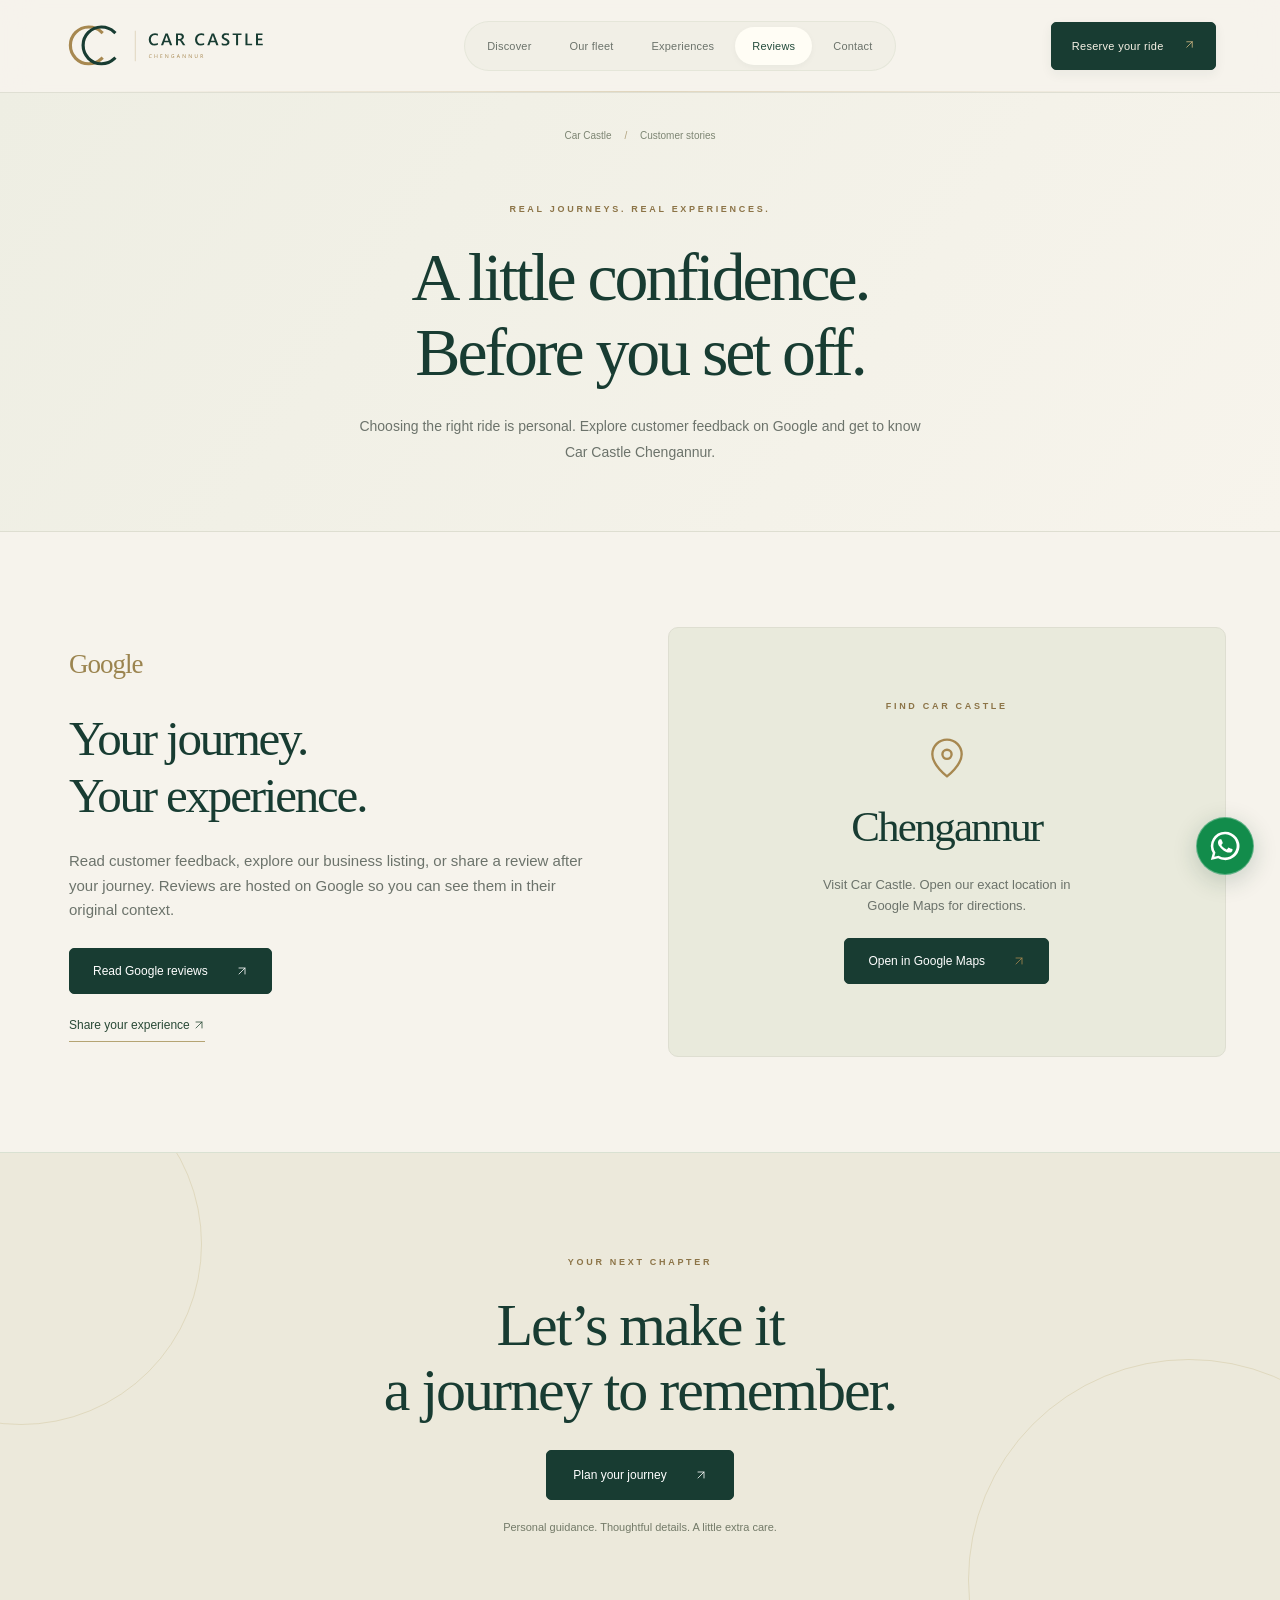
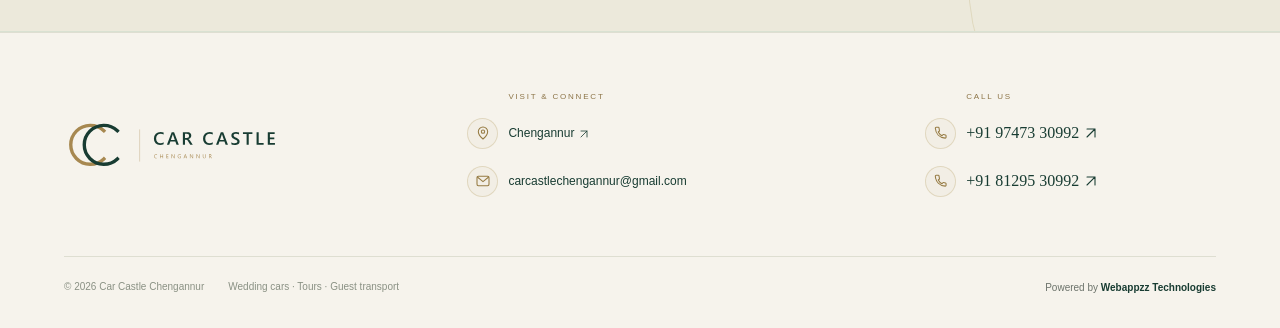
<file: reviews.html>
<!doctype html><html lang="en"><head><meta charset="utf-8"><meta name="viewport" content="width=device-width, initial-scale=1"><title>Reviews | Car Castle Chengannur</title><meta name="description" content="Discover luxury wedding cars, vintage classics, SUVs and group travel with Car Castle Chengannur. Enquire directly for availability and pricing."><meta name="theme-color" content="#f8f9f6"><link rel="stylesheet" href="assets/styles.css?v=19"><link rel="icon" type="image/svg+xml" href="assets/favicon.svg?v=6"></head><body data-page="reviews"><a class="skip-link" href="#main">Skip to content</a><header class="topbar"><nav><a class="brand" href="index.html" aria-label="Car Castle Chengannur home"><img class="brand-wordmark" src="assets/car-castle-logo.svg?v=6" width="245" height="52" alt="Car Castle Chengannur"></a><button class="menu-toggle" aria-label="Open navigation" aria-expanded="false" aria-controls="mobile-menu"><span class="menu-caption">MENU</span><span class="menu-lines" aria-hidden="true"><i></i><i></i></span></button><div class="nav-links desktop-nav"><a data-nav="home" href="index.html">Discover</a><a data-nav="fleet" href="fleet.html">Our fleet</a><a data-nav="services" href="services.html">Experiences</a><a data-nav="reviews" href="reviews.html">Reviews</a><a data-nav="contact" href="contact.html">Contact</a></div><a class="nav-book" href="https://wa.me/919747330992">Reserve your ride <span><svg class="direction-icon" xmlns="http://www.w3.org/2000/svg" viewBox="0 0 24 24" width="16" height="16" fill="none" stroke="currentColor" stroke-width="1.6" stroke-linecap="round" stroke-linejoin="round" aria-hidden="true" focusable="false"><path d="M6 18 18 6M6 6h12v12"/></svg></span></a></nav></header><dialog class="mobile-menu" id="mobile-menu" aria-labelledby="mobile-menu-title"><div class="drawer-head"><img src="assets/car-castle-logo.svg?v=6" width="218" height="47" alt="Car Castle Chengannur"><button class="drawer-close" type="button" aria-label="Close navigation"><svg viewBox="0 0 24 24" width="20" height="20" fill="none" aria-hidden="true"><path d="m6 6 12 12M18 6 6 18" stroke="currentColor" stroke-width="1.5"/></svg></button></div><div class="drawer-content"><span class="eyebrow" id="mobile-menu-title">EXTRAORDINARY JOURNEYS BEGIN HERE</span><nav class="drawer-links" aria-label="Mobile navigation"><a data-nav="home" href="index.html"><span class="drawer-number">01</span><span>Discover</span><span class="drawer-arrow" aria-hidden="true"><svg class="direction-icon" xmlns="http://www.w3.org/2000/svg" viewBox="0 0 24 24" width="16" height="16" fill="none" stroke="currentColor" stroke-width="1.6" stroke-linecap="round" stroke-linejoin="round" aria-hidden="true" focusable="false"><path d="M6 18 18 6M6 6h12v12"/></svg></span></a><a data-nav="fleet" href="fleet.html"><span class="drawer-number">02</span><span>Our collection</span><span class="drawer-arrow" aria-hidden="true"><svg class="direction-icon" xmlns="http://www.w3.org/2000/svg" viewBox="0 0 24 24" width="16" height="16" fill="none" stroke="currentColor" stroke-width="1.6" stroke-linecap="round" stroke-linejoin="round" aria-hidden="true" focusable="false"><path d="M6 18 18 6M6 6h12v12"/></svg></span></a><a data-nav="services" href="services.html"><span class="drawer-number">03</span><span>Experiences</span><span class="drawer-arrow" aria-hidden="true"><svg class="direction-icon" xmlns="http://www.w3.org/2000/svg" viewBox="0 0 24 24" width="16" height="16" fill="none" stroke="currentColor" stroke-width="1.6" stroke-linecap="round" stroke-linejoin="round" aria-hidden="true" focusable="false"><path d="M6 18 18 6M6 6h12v12"/></svg></span></a><a data-nav="reviews" href="reviews.html"><span class="drawer-number">04</span><span>Customer stories</span><span class="drawer-arrow" aria-hidden="true"><svg class="direction-icon" xmlns="http://www.w3.org/2000/svg" viewBox="0 0 24 24" width="16" height="16" fill="none" stroke="currentColor" stroke-width="1.6" stroke-linecap="round" stroke-linejoin="round" aria-hidden="true" focusable="false"><path d="M6 18 18 6M6 6h12v12"/></svg></span></a><a data-nav="contact" href="contact.html"><span class="drawer-number">05</span><span>Get in touch</span><span class="drawer-arrow" aria-hidden="true"><svg class="direction-icon" xmlns="http://www.w3.org/2000/svg" viewBox="0 0 24 24" width="16" height="16" fill="none" stroke="currentColor" stroke-width="1.6" stroke-linecap="round" stroke-linejoin="round" aria-hidden="true" focusable="false"><path d="M6 18 18 6M6 6h12v12"/></svg></span></a></nav><div class="drawer-contact"><span class="eyebrow">LET’S PLAN YOUR ARRIVAL</span><a href="tel:+919747330992">+91 97473 30992</a><a href="tel:+918129530992">+91 81295 30992</a><a class="drawer-location" href="https://maps.app.goo.gl/WBepy1QjwrQNJMew8" target="_blank" rel="noopener noreferrer">Chengannur · Find us <svg class="direction-icon" xmlns="http://www.w3.org/2000/svg" viewBox="0 0 24 24" width="16" height="16" fill="none" stroke="currentColor" stroke-width="1.6" stroke-linecap="round" stroke-linejoin="round" aria-hidden="true" focusable="false"><path d="M6 18 18 6M6 6h12v12"/></svg></a></div><a class="button dark drawer-book" href="https://wa.me/919747330992">Reserve your ride <span><svg class="direction-icon" xmlns="http://www.w3.org/2000/svg" viewBox="0 0 24 24" width="16" height="16" fill="none" stroke="currentColor" stroke-width="1.6" stroke-linecap="round" stroke-linejoin="round" aria-hidden="true" focusable="false"><path d="M6 18 18 6M6 6h12v12"/></svg></span></a><p class="drawer-signoff">Thoughtfully selected. Beautifully driven.</p></div></dialog><main id="main"><div class="scroll-progress" aria-hidden="true"></div><header class="page-heading"><div class="page-breadcrumb"><a href="index.html">Car Castle</a><span> / </span>Customer stories</div><span class="eyebrow">REAL JOURNEYS. REAL EXPERIENCES.</span><h1>A little confidence.<br>Before you set off.</h1><p>Choosing the right ride is personal. Explore customer feedback on Google and get to know Car Castle Chengannur.</p></header><section class="section review-layout"><div class="review-panel"><span class="google-mark">Google</span><h2>Your journey.<br>Your experience.</h2><p>Read customer feedback, explore our business listing, or share a review after your journey. Reviews are hosted on Google so you can see them in their original context.</p><a class="button dark" href="https://maps.app.goo.gl/WBepy1QjwrQNJMew8" target="_blank" rel="noopener noreferrer">Read Google reviews <svg class="direction-icon" xmlns="http://www.w3.org/2000/svg" viewBox="0 0 24 24" width="16" height="16" fill="none" stroke="currentColor" stroke-width="1.6" stroke-linecap="round" stroke-linejoin="round" aria-hidden="true" focusable="false"><path d="M6 18 18 6M6 6h12v12"/></svg></a><a class="text-link" href="https://g.page/r/CU721WfgEOYgEAE/review" target="_blank" rel="noopener noreferrer">Share your experience <svg class="direction-icon" xmlns="http://www.w3.org/2000/svg" viewBox="0 0 24 24" width="16" height="16" fill="none" stroke="currentColor" stroke-width="1.6" stroke-linecap="round" stroke-linejoin="round" aria-hidden="true" focusable="false"><path d="M6 18 18 6M6 6h12v12"/></svg></a></div><div><div class="location-card"><span class="eyebrow">FIND CAR CASTLE</span><svg width="44" height="44" viewBox="0 0 24 24" fill="none" aria-hidden="true"><path d="M20 10c0 6-8 12-8 12S4 16 4 10a8 8 0 1 1 16 0Z" stroke="currentColor" stroke-width="1.3"/><circle cx="12" cy="10" r="2.5" stroke="currentColor" stroke-width="1.3"/></svg><h2>Chengannur</h2><p>Visit Car Castle. Open our exact location in Google Maps for directions.</p><a class="button dark" href="https://maps.app.goo.gl/WBepy1QjwrQNJMew8" target="_blank" rel="noopener noreferrer">Open in Google Maps <svg class="direction-icon" xmlns="http://www.w3.org/2000/svg" viewBox="0 0 24 24" width="16" height="16" fill="none" stroke="currentColor" stroke-width="1.6" stroke-linecap="round" stroke-linejoin="round" aria-hidden="true" focusable="false"><path d="M6 18 18 6M6 6h12v12"/></svg></a></div></div></section><section class="closing"><span class="eyebrow">YOUR NEXT CHAPTER</span><h2>Let’s make it<br>a journey to remember.</h2><a class="button dark" href="contact.html">Plan your journey <span><svg class="direction-icon" xmlns="http://www.w3.org/2000/svg" viewBox="0 0 24 24" width="16" height="16" fill="none" stroke="currentColor" stroke-width="1.6" stroke-linecap="round" stroke-linejoin="round" aria-hidden="true" focusable="false"><path d="M6 18 18 6M6 6h12v12"/></svg></span></a><p>Personal guidance. Thoughtful details. A little extra care.</p></section></main><footer><div class="footer-top"><a class="brand" href="index.html" aria-label="Car Castle Chengannur home"><img class="brand-wordmark" src="assets/car-castle-logo.svg?v=6" width="245" height="52" alt="Car Castle Chengannur"></a><div class="footer-location"><span class="footer-label">VISIT &amp; CONNECT</span><a href="https://maps.app.goo.gl/WBepy1QjwrQNJMew8" target="_blank" rel="noopener noreferrer"><span class="footer-icon" aria-hidden="true"><svg xmlns="http://www.w3.org/2000/svg" width="17" height="17" viewBox="0 0 24 24" fill="none" stroke="currentColor" stroke-width="1.6" stroke-linecap="round" stroke-linejoin="round"><path d="M19 10c0 5-7 11-7 11S5 15 5 10a7 7 0 1 1 14 0Z"/><circle cx="12" cy="10" r="2.5"/></svg></span><span class="footer-link-label">Chengannur <svg class="direction-icon" xmlns="http://www.w3.org/2000/svg" viewBox="0 0 24 24" width="16" height="16" fill="none" stroke="currentColor" stroke-width="1.6" stroke-linecap="round" stroke-linejoin="round" aria-hidden="true" focusable="false"><path d="M6 18 18 6M6 6h12v12"/></svg></span></a><a href="mailto:carcastlechengannur@gmail.com"><span class="footer-icon" aria-hidden="true"><svg xmlns="http://www.w3.org/2000/svg" width="17" height="17" viewBox="0 0 24 24" fill="none" stroke="currentColor" stroke-width="1.6" stroke-linecap="round" stroke-linejoin="round"><rect x="3" y="5" width="18" height="14" rx="2"/><path d="m3.5 6 8.5 7 8.5-7"/></svg></span><span class="footer-link-label">carcastlechengannur@gmail.com</span></a></div><div class="footer-phones" aria-label="Contact phone numbers"><span class="footer-label">CALL US</span><a href="tel:+919747330992"><span class="footer-icon" aria-hidden="true"><svg xmlns="http://www.w3.org/2000/svg" width="17" height="17" viewBox="0 0 24 24" fill="none" stroke="currentColor" stroke-width="1.6" stroke-linecap="round" stroke-linejoin="round"><path d="M7.2 3.5H4.7a1.2 1.2 0 0 0-1.2 1.3c.6 8.4 6.4 14.2 14.8 14.9a1.2 1.2 0 0 0 1.3-1.2V16a1 1 0 0 0-.8-1l-3.2-.7a1 1 0 0 0-1 .4l-1.1 1.4a13 13 0 0 1-5.6-5.6l1.4-1.1a1 1 0 0 0 .4-1L9 4.3a1 1 0 0 0-1-.8Z"/></svg></span><span class="footer-link-label">+91 97473 30992 <svg class="direction-icon" xmlns="http://www.w3.org/2000/svg" viewBox="0 0 24 24" width="16" height="16" fill="none" stroke="currentColor" stroke-width="1.6" stroke-linecap="round" stroke-linejoin="round" aria-hidden="true" focusable="false"><path d="M6 18 18 6M6 6h12v12"/></svg></span></a><a href="tel:+918129530992"><span class="footer-icon" aria-hidden="true"><svg xmlns="http://www.w3.org/2000/svg" width="17" height="17" viewBox="0 0 24 24" fill="none" stroke="currentColor" stroke-width="1.6" stroke-linecap="round" stroke-linejoin="round"><path d="M7.2 3.5H4.7a1.2 1.2 0 0 0-1.2 1.3c.6 8.4 6.4 14.2 14.8 14.9a1.2 1.2 0 0 0 1.3-1.2V16a1 1 0 0 0-.8-1l-3.2-.7a1 1 0 0 0-1 .4l-1.1 1.4a13 13 0 0 1-5.6-5.6l1.4-1.1a1 1 0 0 0 .4-1L9 4.3a1 1 0 0 0-1-.8Z"/></svg></span><span class="footer-link-label">+91 81295 30992 <svg class="direction-icon" xmlns="http://www.w3.org/2000/svg" viewBox="0 0 24 24" width="16" height="16" fill="none" stroke="currentColor" stroke-width="1.6" stroke-linecap="round" stroke-linejoin="round" aria-hidden="true" focusable="false"><path d="M6 18 18 6M6 6h12v12"/></svg></span></a></div></div><div class="footer-bottom"><span>© <span data-year></span> Car Castle Chengannur</span><span>Wedding cars · Tours · Guest transport</span><a class="footer-credit" href="https://webappzz.com/" target="_blank" rel="noopener noreferrer">Powered by <span>Webappzz Technologies</span></a></div></footer><a class="floating-contact floating-whatsapp" href="https://wa.me/919747330992?text=Hello%20car%20castle%20Chengannur.%0AI%20Want%20to%20book%20a%20vehicle" target="_blank" rel="noopener noreferrer" aria-label="Chat with Car Castle on WhatsApp" title="Chat on WhatsApp"><svg xmlns="http://www.w3.org/2000/svg" viewBox="0 0 32 32" width="30" height="30" fill="currentColor" aria-hidden="true" focusable="false"><path d="M16 .9A15 15 0 0 0 3 23.4L.9 31l7.8-2A15.1 15.1 0 1 0 16 .9Zm0 27.4a12.3 12.3 0 0 1-6.3-1.7l-.5-.3-4.6 1.2 1.2-4.5-.3-.5A12.4 12.4 0 1 1 16 28.3Zm6.8-9.3c-.4-.2-2.2-1.1-2.6-1.2-.3-.1-.6-.2-.8.2-.3.4-1 1.2-1.2 1.5-.2.2-.4.3-.8.1-.4-.2-1.6-.6-3-1.9-1.1-1-1.9-2.2-2.1-2.6-.2-.4 0-.6.2-.8l.6-.7c.2-.2.3-.4.4-.6.1-.3 0-.5 0-.7-.1-.2-.9-2.1-1.2-2.9-.3-.7-.6-.6-.8-.6h-.7c-.3 0-.7.1-1 .5-.4.4-1.3 1.2-1.3 3.1s1.4 3.6 1.6 3.9c.2.2 2.7 4.2 6.6 5.8.9.4 1.6.6 2.2.7.9.3 1.7.2 2.4.2.7-.1 2.2-.9 2.5-1.8.3-.9.3-1.6.2-1.8-.1-.2-.3-.3-.7-.5Z"/></svg></a><button class="back-to-top" aria-label="Back to top" type="button"><svg class="direction-icon" xmlns="http://www.w3.org/2000/svg" viewBox="0 0 24 24" width="16" height="16" fill="none" stroke="currentColor" stroke-width="1.6" stroke-linecap="round" stroke-linejoin="round" aria-hidden="true" focusable="false"><path d="M12 19V5m-6 6 6-6 6 6"/></svg></button><script src="assets/site.js?v=12"></script></body></html>
</file>
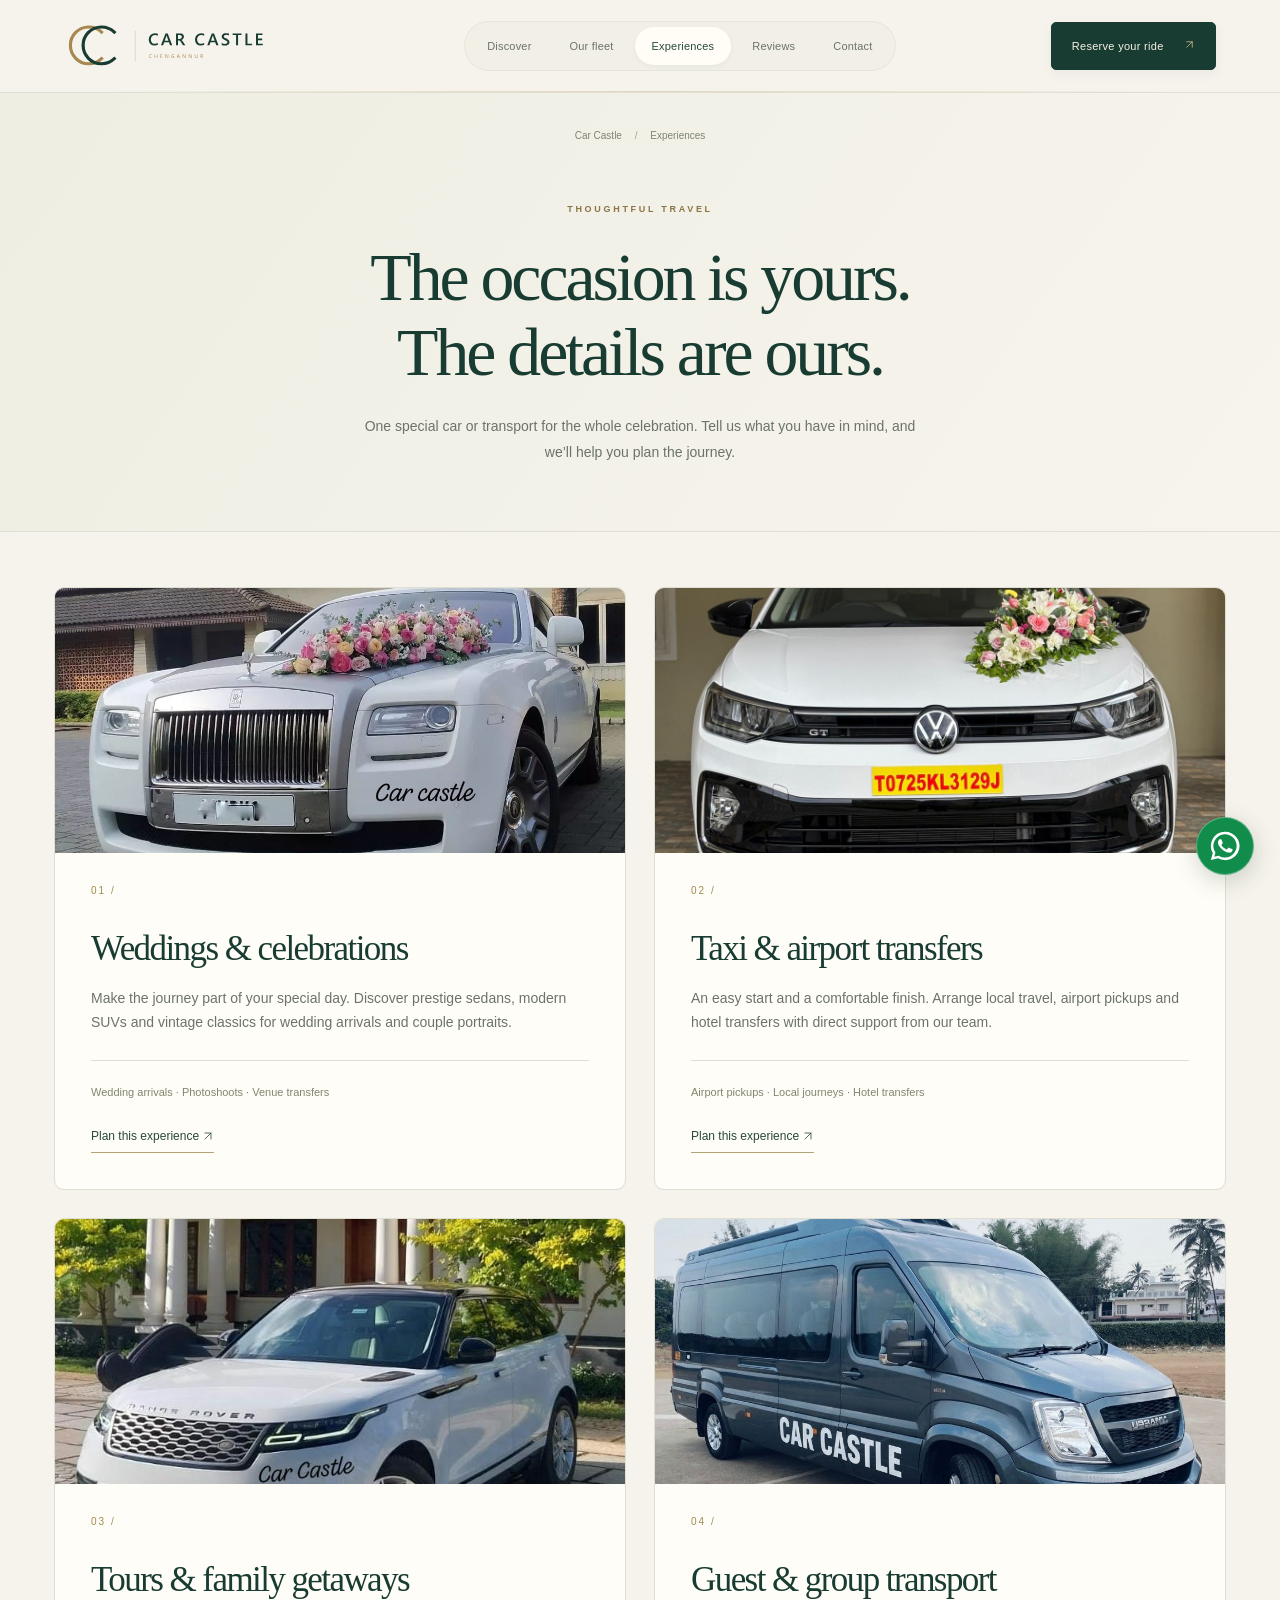
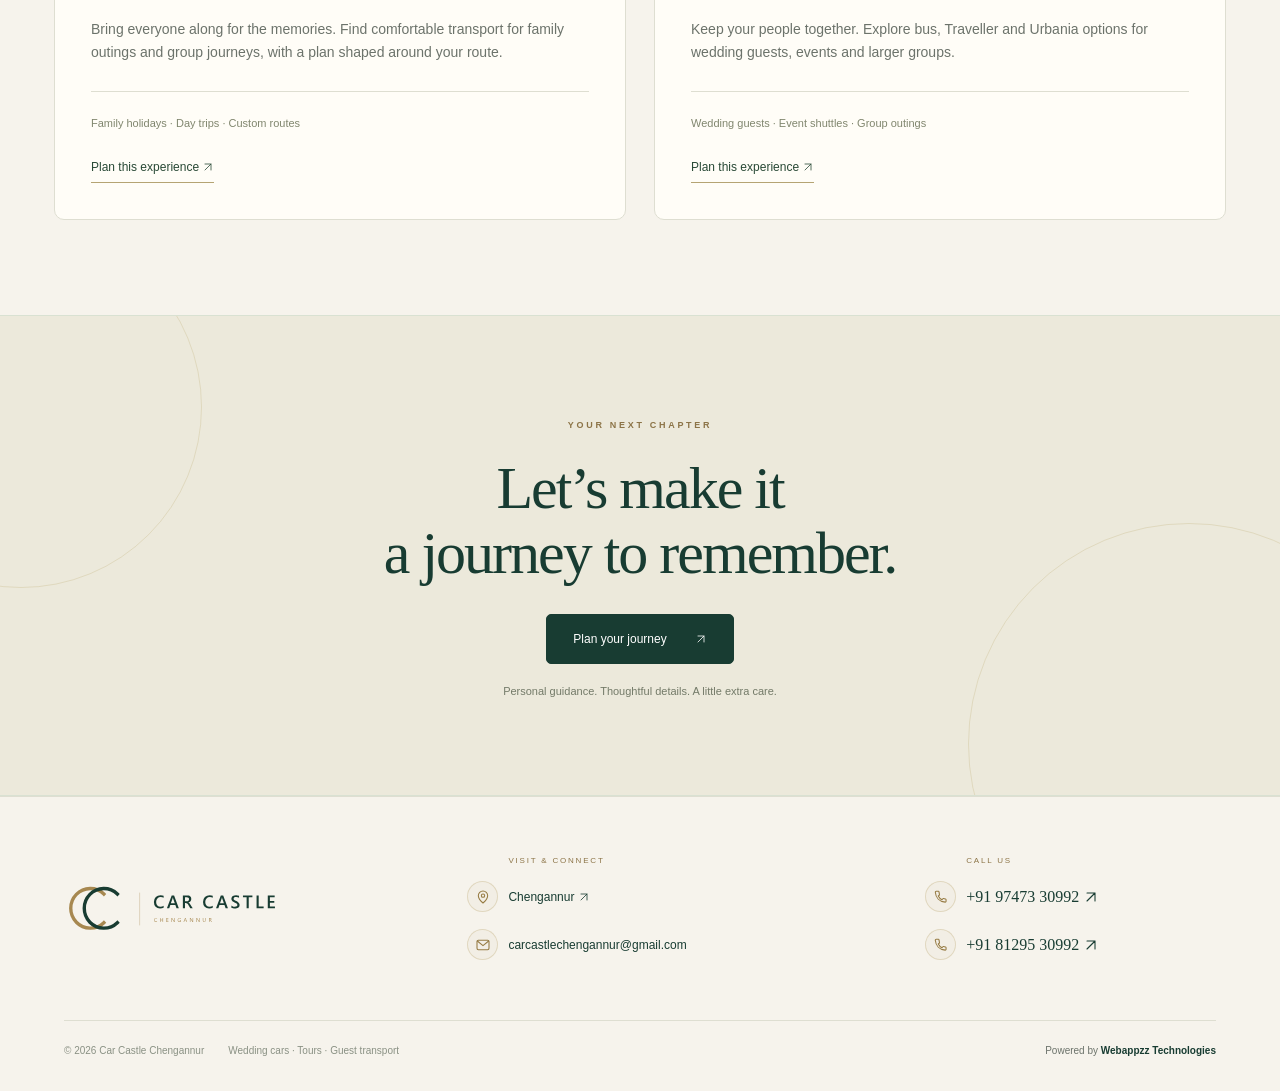
<file: services.html>
<!doctype html><html lang="en"><head><meta charset="utf-8"><meta name="viewport" content="width=device-width, initial-scale=1"><title>Services | Car Castle Chengannur</title><meta name="description" content="Discover luxury wedding cars, vintage classics, SUVs and group travel with Car Castle Chengannur. Enquire directly for availability and pricing."><meta name="theme-color" content="#f8f9f6"><link rel="stylesheet" href="assets/styles.css?v=19"><link rel="icon" type="image/svg+xml" href="assets/favicon.svg?v=6"><link rel="stylesheet" href="assets/experiences-grid.css?v=22"></head><body data-page="services"><a class="skip-link" href="#main">Skip to content</a><header class="topbar"><nav><a class="brand" href="index.html" aria-label="Car Castle Chengannur home"><img class="brand-wordmark" src="assets/car-castle-logo.svg?v=6" width="245" height="52" alt="Car Castle Chengannur"></a><button class="menu-toggle" aria-label="Open navigation" aria-expanded="false" aria-controls="mobile-menu"><span class="menu-caption">MENU</span><span class="menu-lines" aria-hidden="true"><i></i><i></i></span></button><div class="nav-links desktop-nav"><a data-nav="home" href="index.html">Discover</a><a data-nav="fleet" href="fleet.html">Our fleet</a><a data-nav="services" href="services.html">Experiences</a><a data-nav="reviews" href="reviews.html">Reviews</a><a data-nav="contact" href="contact.html">Contact</a></div><a class="nav-book" href="https://wa.me/919747330992">Reserve your ride <span><svg class="direction-icon" xmlns="http://www.w3.org/2000/svg" viewBox="0 0 24 24" width="16" height="16" fill="none" stroke="currentColor" stroke-width="1.6" stroke-linecap="round" stroke-linejoin="round" aria-hidden="true" focusable="false"><path d="M6 18 18 6M6 6h12v12"/></svg></span></a></nav></header><dialog class="mobile-menu" id="mobile-menu" aria-labelledby="mobile-menu-title"><div class="drawer-head"><img src="assets/car-castle-logo.svg?v=6" width="218" height="47" alt="Car Castle Chengannur"><button class="drawer-close" type="button" aria-label="Close navigation"><svg viewBox="0 0 24 24" width="20" height="20" fill="none" aria-hidden="true"><path d="m6 6 12 12M18 6 6 18" stroke="currentColor" stroke-width="1.5"/></svg></button></div><div class="drawer-content"><span class="eyebrow" id="mobile-menu-title">EXTRAORDINARY JOURNEYS BEGIN HERE</span><nav class="drawer-links" aria-label="Mobile navigation"><a data-nav="home" href="index.html"><span class="drawer-number">01</span><span>Discover</span><span class="drawer-arrow" aria-hidden="true"><svg class="direction-icon" xmlns="http://www.w3.org/2000/svg" viewBox="0 0 24 24" width="16" height="16" fill="none" stroke="currentColor" stroke-width="1.6" stroke-linecap="round" stroke-linejoin="round" aria-hidden="true" focusable="false"><path d="M6 18 18 6M6 6h12v12"/></svg></span></a><a data-nav="fleet" href="fleet.html"><span class="drawer-number">02</span><span>Our collection</span><span class="drawer-arrow" aria-hidden="true"><svg class="direction-icon" xmlns="http://www.w3.org/2000/svg" viewBox="0 0 24 24" width="16" height="16" fill="none" stroke="currentColor" stroke-width="1.6" stroke-linecap="round" stroke-linejoin="round" aria-hidden="true" focusable="false"><path d="M6 18 18 6M6 6h12v12"/></svg></span></a><a data-nav="services" href="services.html"><span class="drawer-number">03</span><span>Experiences</span><span class="drawer-arrow" aria-hidden="true"><svg class="direction-icon" xmlns="http://www.w3.org/2000/svg" viewBox="0 0 24 24" width="16" height="16" fill="none" stroke="currentColor" stroke-width="1.6" stroke-linecap="round" stroke-linejoin="round" aria-hidden="true" focusable="false"><path d="M6 18 18 6M6 6h12v12"/></svg></span></a><a data-nav="reviews" href="reviews.html"><span class="drawer-number">04</span><span>Customer stories</span><span class="drawer-arrow" aria-hidden="true"><svg class="direction-icon" xmlns="http://www.w3.org/2000/svg" viewBox="0 0 24 24" width="16" height="16" fill="none" stroke="currentColor" stroke-width="1.6" stroke-linecap="round" stroke-linejoin="round" aria-hidden="true" focusable="false"><path d="M6 18 18 6M6 6h12v12"/></svg></span></a><a data-nav="contact" href="contact.html"><span class="drawer-number">05</span><span>Get in touch</span><span class="drawer-arrow" aria-hidden="true"><svg class="direction-icon" xmlns="http://www.w3.org/2000/svg" viewBox="0 0 24 24" width="16" height="16" fill="none" stroke="currentColor" stroke-width="1.6" stroke-linecap="round" stroke-linejoin="round" aria-hidden="true" focusable="false"><path d="M6 18 18 6M6 6h12v12"/></svg></span></a></nav><div class="drawer-contact"><span class="eyebrow">LET’S PLAN YOUR ARRIVAL</span><a href="tel:+919747330992">+91 97473 30992</a><a href="tel:+918129530992">+91 81295 30992</a><a class="drawer-location" href="https://maps.app.goo.gl/WBepy1QjwrQNJMew8" target="_blank" rel="noopener noreferrer">Chengannur · Find us <svg class="direction-icon" xmlns="http://www.w3.org/2000/svg" viewBox="0 0 24 24" width="16" height="16" fill="none" stroke="currentColor" stroke-width="1.6" stroke-linecap="round" stroke-linejoin="round" aria-hidden="true" focusable="false"><path d="M6 18 18 6M6 6h12v12"/></svg></a></div><a class="button dark drawer-book" href="https://wa.me/919747330992">Reserve your ride <span><svg class="direction-icon" xmlns="http://www.w3.org/2000/svg" viewBox="0 0 24 24" width="16" height="16" fill="none" stroke="currentColor" stroke-width="1.6" stroke-linecap="round" stroke-linejoin="round" aria-hidden="true" focusable="false"><path d="M6 18 18 6M6 6h12v12"/></svg></span></a><p class="drawer-signoff">Thoughtfully selected. Beautifully driven.</p></div></dialog><main id="main"><div class="scroll-progress" aria-hidden="true"></div><header class="page-heading"><div class="page-breadcrumb"><a href="index.html">Car Castle</a><span> / </span>Experiences</div><span class="eyebrow">THOUGHTFUL TRAVEL</span><h1>The occasion is yours.<br>The details are ours.</h1><p>One special car or transport for the whole celebration. Tell us what you have in mind, and we’ll help you plan the journey.</p></header><section class="section service-grid"><article class="service-card with-photo"><div class="service-photo"><img src="images/luxury/Rolls_Royce_Ghost/image1.jpeg" alt="Luxury wedding car" loading="lazy"></div><span class="service-number">01 /</span><h2>Weddings & celebrations</h2><p>Make the journey part of your special day. Discover prestige sedans, modern SUVs and vintage classics for wedding arrivals and couple portraits.</p><div class="service-details">Wedding arrivals · Photoshoots · Venue transfers</div><a class="text-link" href="contact.html">Plan this experience <svg class="direction-icon" xmlns="http://www.w3.org/2000/svg" viewBox="0 0 24 24" width="16" height="16" fill="none" stroke="currentColor" stroke-width="1.6" stroke-linecap="round" stroke-linejoin="round" aria-hidden="true" focusable="false"><path d="M6 18 18 6M6 6h12v12"/></svg></a></article><article class="service-card with-photo"><div class="service-photo"><img src="images/sedan/VolkswagenVirtus/image1.jpg" alt="Sedan for comfortable transfers" loading="lazy"></div><span class="service-number">02 /</span><h2>Taxi & airport transfers</h2><p>An easy start and a comfortable finish. Arrange local travel, airport pickups and hotel transfers with direct support from our team.</p><div class="service-details">Airport pickups · Local journeys · Hotel transfers</div><a class="text-link" href="contact.html">Plan this experience <svg class="direction-icon" xmlns="http://www.w3.org/2000/svg" viewBox="0 0 24 24" width="16" height="16" fill="none" stroke="currentColor" stroke-width="1.6" stroke-linecap="round" stroke-linejoin="round" aria-hidden="true" focusable="false"><path d="M6 18 18 6M6 6h12v12"/></svg></a></article><article class="service-card with-photo"><div class="service-photo"><img src="images/suv/Range_Rover_Velar/image1.jpeg" alt="SUV for family journeys" loading="lazy"></div><span class="service-number">03 /</span><h2>Tours & family getaways</h2><p>Bring everyone along for the memories. Find comfortable transport for family outings and group journeys, with a plan shaped around your route.</p><div class="service-details">Family holidays · Day trips · Custom routes</div><a class="text-link" href="contact.html">Plan this experience <svg class="direction-icon" xmlns="http://www.w3.org/2000/svg" viewBox="0 0 24 24" width="16" height="16" fill="none" stroke="currentColor" stroke-width="1.6" stroke-linecap="round" stroke-linejoin="round" aria-hidden="true" focusable="false"><path d="M6 18 18 6M6 6h12v12"/></svg></a></article><article class="service-card with-photo"><div class="service-photo"><img src="images/bus/Bus, Traveller & Urbania/Urbania.jpg" alt="Urbania for group travel" loading="lazy"></div><span class="service-number">04 /</span><h2>Guest & group transport</h2><p>Keep your people together. Explore bus, Traveller and Urbania options for wedding guests, events and larger groups.</p><div class="service-details">Wedding guests · Event shuttles · Group outings</div><a class="text-link" href="contact.html">Plan this experience <svg class="direction-icon" xmlns="http://www.w3.org/2000/svg" viewBox="0 0 24 24" width="16" height="16" fill="none" stroke="currentColor" stroke-width="1.6" stroke-linecap="round" stroke-linejoin="round" aria-hidden="true" focusable="false"><path d="M6 18 18 6M6 6h12v12"/></svg></a></article></section><section class="closing"><span class="eyebrow">YOUR NEXT CHAPTER</span><h2>Let’s make it<br>a journey to remember.</h2><a class="button dark" href="contact.html">Plan your journey <span><svg class="direction-icon" xmlns="http://www.w3.org/2000/svg" viewBox="0 0 24 24" width="16" height="16" fill="none" stroke="currentColor" stroke-width="1.6" stroke-linecap="round" stroke-linejoin="round" aria-hidden="true" focusable="false"><path d="M6 18 18 6M6 6h12v12"/></svg></span></a><p>Personal guidance. Thoughtful details. A little extra care.</p></section></main><footer><div class="footer-top"><a class="brand" href="index.html" aria-label="Car Castle Chengannur home"><img class="brand-wordmark" src="assets/car-castle-logo.svg?v=6" width="245" height="52" alt="Car Castle Chengannur"></a><div class="footer-location"><span class="footer-label">VISIT &amp; CONNECT</span><a href="https://maps.app.goo.gl/WBepy1QjwrQNJMew8" target="_blank" rel="noopener noreferrer"><span class="footer-icon" aria-hidden="true"><svg xmlns="http://www.w3.org/2000/svg" width="17" height="17" viewBox="0 0 24 24" fill="none" stroke="currentColor" stroke-width="1.6" stroke-linecap="round" stroke-linejoin="round"><path d="M19 10c0 5-7 11-7 11S5 15 5 10a7 7 0 1 1 14 0Z"/><circle cx="12" cy="10" r="2.5"/></svg></span><span class="footer-link-label">Chengannur <svg class="direction-icon" xmlns="http://www.w3.org/2000/svg" viewBox="0 0 24 24" width="16" height="16" fill="none" stroke="currentColor" stroke-width="1.6" stroke-linecap="round" stroke-linejoin="round" aria-hidden="true" focusable="false"><path d="M6 18 18 6M6 6h12v12"/></svg></span></a><a href="mailto:carcastlechengannur@gmail.com"><span class="footer-icon" aria-hidden="true"><svg xmlns="http://www.w3.org/2000/svg" width="17" height="17" viewBox="0 0 24 24" fill="none" stroke="currentColor" stroke-width="1.6" stroke-linecap="round" stroke-linejoin="round"><rect x="3" y="5" width="18" height="14" rx="2"/><path d="m3.5 6 8.5 7 8.5-7"/></svg></span><span class="footer-link-label">carcastlechengannur@gmail.com</span></a></div><div class="footer-phones" aria-label="Contact phone numbers"><span class="footer-label">CALL US</span><a href="tel:+919747330992"><span class="footer-icon" aria-hidden="true"><svg xmlns="http://www.w3.org/2000/svg" width="17" height="17" viewBox="0 0 24 24" fill="none" stroke="currentColor" stroke-width="1.6" stroke-linecap="round" stroke-linejoin="round"><path d="M7.2 3.5H4.7a1.2 1.2 0 0 0-1.2 1.3c.6 8.4 6.4 14.2 14.8 14.9a1.2 1.2 0 0 0 1.3-1.2V16a1 1 0 0 0-.8-1l-3.2-.7a1 1 0 0 0-1 .4l-1.1 1.4a13 13 0 0 1-5.6-5.6l1.4-1.1a1 1 0 0 0 .4-1L9 4.3a1 1 0 0 0-1-.8Z"/></svg></span><span class="footer-link-label">+91 97473 30992 <svg class="direction-icon" xmlns="http://www.w3.org/2000/svg" viewBox="0 0 24 24" width="16" height="16" fill="none" stroke="currentColor" stroke-width="1.6" stroke-linecap="round" stroke-linejoin="round" aria-hidden="true" focusable="false"><path d="M6 18 18 6M6 6h12v12"/></svg></span></a><a href="tel:+918129530992"><span class="footer-icon" aria-hidden="true"><svg xmlns="http://www.w3.org/2000/svg" width="17" height="17" viewBox="0 0 24 24" fill="none" stroke="currentColor" stroke-width="1.6" stroke-linecap="round" stroke-linejoin="round"><path d="M7.2 3.5H4.7a1.2 1.2 0 0 0-1.2 1.3c.6 8.4 6.4 14.2 14.8 14.9a1.2 1.2 0 0 0 1.3-1.2V16a1 1 0 0 0-.8-1l-3.2-.7a1 1 0 0 0-1 .4l-1.1 1.4a13 13 0 0 1-5.6-5.6l1.4-1.1a1 1 0 0 0 .4-1L9 4.3a1 1 0 0 0-1-.8Z"/></svg></span><span class="footer-link-label">+91 81295 30992 <svg class="direction-icon" xmlns="http://www.w3.org/2000/svg" viewBox="0 0 24 24" width="16" height="16" fill="none" stroke="currentColor" stroke-width="1.6" stroke-linecap="round" stroke-linejoin="round" aria-hidden="true" focusable="false"><path d="M6 18 18 6M6 6h12v12"/></svg></span></a></div></div><div class="footer-bottom"><span>© <span data-year></span> Car Castle Chengannur</span><span>Wedding cars · Tours · Guest transport</span><a class="footer-credit" href="https://webappzz.com/" target="_blank" rel="noopener noreferrer">Powered by <span>Webappzz Technologies</span></a></div></footer><a class="floating-contact floating-whatsapp" href="https://wa.me/919747330992?text=Hello%20car%20castle%20Chengannur.%0AI%20Want%20to%20book%20a%20vehicle" target="_blank" rel="noopener noreferrer" aria-label="Chat with Car Castle on WhatsApp" title="Chat on WhatsApp"><svg xmlns="http://www.w3.org/2000/svg" viewBox="0 0 32 32" width="30" height="30" fill="currentColor" aria-hidden="true" focusable="false"><path d="M16 .9A15 15 0 0 0 3 23.4L.9 31l7.8-2A15.1 15.1 0 1 0 16 .9Zm0 27.4a12.3 12.3 0 0 1-6.3-1.7l-.5-.3-4.6 1.2 1.2-4.5-.3-.5A12.4 12.4 0 1 1 16 28.3Zm6.8-9.3c-.4-.2-2.2-1.1-2.6-1.2-.3-.1-.6-.2-.8.2-.3.4-1 1.2-1.2 1.5-.2.2-.4.3-.8.1-.4-.2-1.6-.6-3-1.9-1.1-1-1.9-2.2-2.1-2.6-.2-.4 0-.6.2-.8l.6-.7c.2-.2.3-.4.4-.6.1-.3 0-.5 0-.7-.1-.2-.9-2.1-1.2-2.9-.3-.7-.6-.6-.8-.6h-.7c-.3 0-.7.1-1 .5-.4.4-1.3 1.2-1.3 3.1s1.4 3.6 1.6 3.9c.2.2 2.7 4.2 6.6 5.8.9.4 1.6.6 2.2.7.9.3 1.7.2 2.4.2.7-.1 2.2-.9 2.5-1.8.3-.9.3-1.6.2-1.8-.1-.2-.3-.3-.7-.5Z"/></svg></a><button class="back-to-top" aria-label="Back to top" type="button"><svg class="direction-icon" xmlns="http://www.w3.org/2000/svg" viewBox="0 0 24 24" width="16" height="16" fill="none" stroke="currentColor" stroke-width="1.6" stroke-linecap="round" stroke-linejoin="round" aria-hidden="true" focusable="false"><path d="M12 19V5m-6 6 6-6 6 6"/></svg></button><script src="assets/site.js?v=12"></script></body></html>
</file>
<file: assets/styles.css>
:root{--bg:#f8f9f6;--ink:#202621;--muted:#70776f;--line:#e0e4dc;--green:#3c6651;--radius:22px}*{box-sizing:border-box}html{scroll-behavior:smooth}body{margin:0;background:var(--bg);color:var(--ink);font-family:Inter,"Segoe UI",Arial,sans-serif;font-size:15px;line-height:1.65}a{color:inherit;text-decoration:none}button,textarea{font:inherit}button,a,textarea{-webkit-tap-highlight-color:transparent}button{cursor:pointer}a:focus-visible,button:focus-visible,textarea:focus-visible{outline:3px solid #749c81;outline-offset:5px}h1,h2,h3,p{margin:0}h1,h2,h3{font-weight:500;line-height:1.15;letter-spacing:-.045em}p{color:var(--muted)}.topbar{border-bottom:1px solid var(--line);position:sticky;top:0;background:#f8f9f6f2;backdrop-filter:blur(16px);z-index:20}nav{max-width:1440px;margin:auto;padding:20px 5%;display:flex;align-items:center;justify-content:space-between;gap:24px}.brand{display:flex;gap:12px;align-items:center;font-size:21px;font-weight:600;line-height:1.1;letter-spacing:-.7px}.brand small{display:block;font-size:8px;letter-spacing:2.7px;margin-top:6px;color:var(--muted)}.brand-mark{font-size:28px;letter-spacing:-3px;display:flex;align-items:center}.brand-mark span{font-size:19px;margin-left:3px}.nav-links{display:flex;gap:28px;font-size:13px;color:var(--muted)}.nav-links a:hover,.nav-links a.active{color:var(--ink)}.nav-links a.active:after{content:'';display:block;width:4px;height:4px;background:var(--green);border-radius:50%;margin:5px auto -9px}.nav-book{padding:9px 18px;border:1px solid var(--line);border-radius:30px;font-size:13px}.nav-book span{margin-left:16px}.menu-toggle{display:none}.home-hero{text-align:center;padding:78px 24px 48px}.hero-label,.eyebrow{font-size:10px;letter-spacing:2px;font-weight:600;color:var(--green)}.hero-label{display:flex;align-items:center;justify-content:center;gap:9px}.hero-label span,.composer-bottom i{height:6px;width:6px;background:#678a62;border-radius:50%;display:inline-block}.home-hero h1{font-size:clamp(40px,4.6vw,68px);margin:24px 0 21px;line-height:1.08;letter-spacing:-3px}.home-hero h1>span{color:#7d877c}.hero-description{font-size:15px;line-height:1.8}.trip-form{max-width:660px;margin:32px auto 0;padding:20px 22px 12px;border:1px solid #dce1d7;background:#fff;border-radius:23px;box-shadow:0 6px 24px #263b2010;text-align:left}.trip-form label{font-size:12px;font-weight:600}.trip-form textarea{display:block;border:0;resize:vertical;min-height:63px;max-height:220px;width:100%;background:transparent;color:var(--ink);font-size:13px;padding:9px 0;line-height:1.6}.trip-form textarea:focus{outline:none}.trip-form:focus-within{border-color:#71917a;box-shadow:0 0 0 3px #71917a15}.composer-bottom{display:flex;justify-content:space-between;align-items:center;color:#92978d;font-size:10px}.composer-bottom i{height:5px;width:5px;margin-right:6px}.composer-bottom button{height:34px;width:34px;border:0;border-radius:50%;background:var(--ink);color:#fff;font-size:22px}.suggestions{display:flex;flex-wrap:wrap;justify-content:center;gap:8px;margin:14px auto 0}.suggestions button{border:1px solid var(--line);background:transparent;border-radius:30px;padding:7px 13px;font-size:11px;color:#677061}.suggestions button:hover{background:#eaf0e7}.composer-note{text-align:center;font-size:10px;margin-top:13px;color:#93998e}.hero-photo{max-width:1320px;height:470px;margin:0 auto;border-radius:24px;position:relative;overflow:hidden;background:#263027}.hero-photo>img{width:100%;height:100%;object-fit:cover;object-position:center 57%}.hero-photo:after{content:'';position:absolute;inset:0;background:linear-gradient(90deg,#101b18b8,transparent 80%),linear-gradient(0deg,#101b1840,transparent 60%)}.photo-caption{position:absolute;left:5%;bottom:60px;z-index:1;color:white}.photo-caption>span,.photo-index{font-size:9px;letter-spacing:2px}.photo-caption h2{font-size:46px;margin:18px 0 24px}.photo-caption a{font-size:12px;border-bottom:1px solid #ffffff70;padding-bottom:8px}.photo-index{position:absolute;right:4%;bottom:30px;z-index:1;color:#fff}.trust-strip{max-width:1220px;display:grid;grid-template-columns:1.3fr 1fr 1fr 1fr;gap:30px;align-items:center;margin:auto;padding:34px 24px;border-bottom:1px solid var(--line);font-size:12px}.trust-strip>span{color:#8a9184}.trust-strip strong{font-weight:500;color:var(--ink);display:block}.trust-strip div span,.trust-strip a span{color:#8a9184;font-size:10px}.section{max-width:1220px;margin:auto;padding:85px 24px}.section-top{display:flex;justify-content:space-between;align-items:end;gap:25px;margin-bottom:32px}h2{font-size:clamp(28px,3vw,40px)}.section-top h2{margin-top:14px}.text-link{font-size:12px;display:inline-block;border-bottom:1px solid #9da996;padding-bottom:5px;white-space:nowrap}.collections{display:grid;grid-template-columns:repeat(3,1fr);gap:24px}.image-wrap{height:280px;position:relative;border-radius:16px;overflow:hidden;margin-bottom:24px;background:#e5e8e1}.image-wrap img{width:100%;height:100%;object-fit:cover;transition:transform .4s}.collection-card:hover img{transform:scale(1.04)}.image-arrow{position:absolute;right:14px;bottom:14px;background:white;border-radius:50%;width:32px;height:32px;text-align:center;padding:3px}.collection-card .eyebrow{font-size:9px}.collection-card h3{font-size:23px;margin:12px 0 8px}.collection-card p{font-size:12px;max-width:280px}.experience-section{background:#edf0e9;padding:75px max(24px,calc((100vw - 1172px)/2));display:grid;grid-template-columns:1fr 1fr;gap:80px}.experience-section h2{margin:19px 0}.experience-section>div>p{max-width:380px;font-size:13px;margin-bottom:25px}.experience-list>a{display:flex;gap:20px;padding:23px 0;border-bottom:1px solid #d5dccf}.experience-list>a:first-child{padding-top:0}.experience-list>a>span{font-size:10px;color:#849079}.experience-list h3{font-size:22px}.experience-list p{font-size:12px;margin-top:8px}.experience-list b{font-weight:400;margin-left:auto}.closing{text-align:center;padding:90px 24px}.closing h2{font-size:clamp(36px,4vw,54px);margin:20px 0 28px}.button{display:inline-flex;align-items:center;justify-content:center;gap:28px;border:1px solid var(--line);background:white;border-radius:30px;padding:12px 23px;font-size:12px;line-height:1.5;color:var(--ink)}.dark{color:white;background:var(--ink);border-color:var(--ink)}.button:hover,.nav-book:hover{background:var(--green);border-color:var(--green);color:white}.closing p{font-size:11px;margin-top:18px}footer{padding:36px 5% 20px;border-top:1px solid var(--line);max-width:1440px;margin:auto}.footer-top,.footer-bottom{display:flex;align-items:center;justify-content:space-between;gap:24px}.footer-top>p,.footer-top>a:last-child{font-size:12px}.footer-bottom{margin-top:35px;padding-top:18px;border-top:1px solid var(--line);font-size:10px;color:#8a9184}.page-heading{padding:80px 24px 20px;text-align:center;max-width:900px;margin:auto}.page-heading h1{font-size:clamp(36px,4.8vw,64px);margin:22px 0;line-height:1.1}.page-heading p{font-size:14px;max-width:570px;margin:auto}.fleet-grid{display:grid;grid-template-columns:repeat(3,1fr);gap:24px}.category-card{position:relative;min-height:340px;border:0;border-radius:18px;overflow:hidden;cursor:pointer;color:white}.category-card:before{content:'';position:absolute;inset:0;background:linear-gradient(transparent,#101a16e6)}.category-card-content{position:absolute;bottom:0;padding:25px}.category-card h3{font-size:27px;margin:14px 0 10px}.category-card p{font-size:12px;color:#dfe6dd}.soft-tag{font-size:10px;padding:5px 10px;border:1px solid #ffffff60;border-radius:30px;display:inline-block}.gallery-header{display:flex;justify-content:space-between;align-items:center;gap:20px;margin-bottom:30px}.gallery-header h2{margin:14px 0}.gallery-grid{display:grid;grid-template-columns:repeat(3,1fr);gap:20px}.gallery-tile{border:1px solid var(--line);border-radius:16px;overflow:hidden;background:white}.gallery-tile button{width:100%;border:0;text-align:left;background:transparent;color:var(--ink);padding:24px;font-size:16px}.gallery-tile button:hover{background:#edf0e9}.gallery-tile img{display:block;width:100%;height:280px;object-fit:cover;cursor:zoom-in}.gallery-enquiry{margin-top:30px}.hidden{display:none!important}.service-grid{display:grid;grid-template-columns:1fr 1fr;gap:24px}.service-card{padding:36px;border:1px solid var(--line);border-radius:20px;background:#fff}.service-number{font-size:12px;color:#8a9982}.service-card h2{font-size:29px;margin:30px 0 18px}.service-card p{font-size:14px}.service-details{font-size:11px;color:var(--green);border-top:1px solid var(--line);padding-top:22px;margin:26px 0}.review-layout{display:grid;grid-template-columns:1fr 1fr;gap:55px;align-items:center}.review-panel h2{margin:25px 0}.review-panel p{margin-bottom:25px}.review-panel .text-link{display:block;width:max-content;margin-top:22px}.google-mark{font-size:23px;letter-spacing:-1px}.map-frame{width:100%;height:440px;border:1px solid var(--line);border-radius:20px}.contact-layout{display:grid;grid-template-columns:1.4fr 1fr;gap:70px}.contact-layout h2{font-size:32px;margin-top:16px}.contact-layout .trip-form{margin-top:28px}.contact-panel{background:#edf0e9;border:1px solid var(--line);border-radius:20px;padding:32px}.contact-panel h3{font-size:24px;margin:17px 0}.contact-panel p{font-size:13px;margin-bottom:22px}.phone{display:block;font-size:21px;margin:12px 0;letter-spacing:-.5px}.contact-panel hr{border:0;border-top:1px solid #d4dccf;margin:25px 0}.skip-link{position:fixed;top:-80px;background:white;padding:12px;z-index:100}.skip-link:focus{top:10px}.lightbox{border:0;padding:0;border-radius:16px;background:#171c18;max-width:92vw;max-height:92vh}.lightbox::backdrop{background:#111d}.lightbox img{display:block;max-width:90vw;max-height:83vh;object-fit:contain}.lightbox button{display:block;margin:10px 15px 10px auto;border:1px solid #777;border-radius:30px;background:transparent;color:white;padding:6px 16px}@media(min-width:1450px){.hero-photo{height:520px}}@media(max-width:900px){nav{padding:17px 24px}.nav-links{gap:16px}.nav-book{display:none}.hero-photo{margin:0 20px;height:420px}.home-hero{padding-top:60px}.experience-section{gap:35px}.collections{gap:16px}.image-wrap{height:230px}.trust-strip{gap:15px}.contact-layout{gap:30px}.fleet-grid{grid-template-columns:1fr 1fr}}@media(max-width:620px){.brand{font-size:18px}.menu-toggle{display:block;margin-left:auto;background:none;border:1px solid var(--line);border-radius:10px;padding:5px 11px}.nav-links{display:none;position:absolute;top:73px;left:0;right:0;padding:22px;background:var(--bg);border-bottom:1px solid var(--line);flex-direction:column;gap:18px}.nav-links.open{display:flex}.nav-links a.active:after{display:none}.home-hero{padding:45px 20px 30px}.hero-label{font-size:8px;letter-spacing:1.3px}.home-hero h1{font-size:40px;letter-spacing:-1.9px}.hero-description{font-size:13px}.hero-description br{display:none}.trip-form{padding:16px 16px 10px}.suggestions{gap:5px}.suggestions button{font-size:10px;padding:6px 9px}.composer-note{font-size:9px}.hero-photo{height:350px;border-radius:18px}.photo-caption{left:24px;bottom:45px}.photo-caption h2{font-size:36px}.photo-index{font-size:7px;right:24px;bottom:18px}.trust-strip{grid-template-columns:1fr 1fr;padding:25px;gap:24px;font-size:11px}.section{padding:55px 20px}.section-top{align-items:start;flex-direction:column;gap:18px}.collections,.experience-section,.service-grid,.review-layout,.contact-layout{grid-template-columns:1fr}.collections{gap:35px}.image-wrap{height:290px;margin-bottom:18px}.collection-card p{max-width:none}.experience-section{padding:45px 24px;gap:40px}.closing{padding:60px 24px}.footer-top,.footer-bottom{flex-direction:column;align-items:start;gap:20px}.footer-bottom{gap:10px}.page-heading{padding-top:50px}.page-heading h1{font-size:40px}.fleet-grid,.gallery-grid{grid-template-columns:1fr}.category-card{min-height:310px}.gallery-header{align-items:start}.gallery-header h2{font-size:28px}.gallery-header p{font-size:12px}.service-card{padding:28px}.review-layout{gap:35px}.contact-layout{gap:45px}.map-frame{height:330px}}@media(prefers-reduced-motion:reduce){html{scroll-behavior:auto}*{transition:none!important}}
/* Image-led homepage */
.front-hero{position:relative;min-height:650px;height:min(760px,83vh);margin:18px 24px 0;overflow:hidden;border-radius:24px;background:#253c32;color:white;isolation:isolate}.front-image{position:absolute;inset:0;width:100%;height:100%;object-fit:cover;object-position:center;z-index:-2}.front-hero:after{content:'';position:absolute;inset:0;background:linear-gradient(90deg,rgba(12,31,24,.76),rgba(12,31,24,.25) 57%,transparent),linear-gradient(0deg,#10251d66,transparent 35%);z-index:-1}.front-content{max-width:1440px;margin:auto;padding:120px 6% 110px}.hero-kicker{font-size:10px;letter-spacing:2.4px;display:flex;align-items:center;gap:10px;color:#e1e8dc}.hero-kicker i{width:6px;height:6px;border-radius:50%;background:#c2d5b5}.front-content h1{font-size:clamp(48px,5.4vw,82px);line-height:1.07;letter-spacing:-3.5px;margin:27px 0}.front-content h1 em{font-family:Georgia,serif;font-weight:400;color:#e0e5ce;letter-spacing:-3px}.front-content p{color:#e2e7e0;line-height:1.9;font-size:14px;max-width:470px}.front-actions{display:flex;align-items:center;gap:26px;margin-top:34px}.button.light{background:#f4f5e9;color:#22372b;border-color:#f4f5e9;padding:15px 24px}.button.light:hover{background:#d7e1c9}.hero-contact{font-size:12px;border-bottom:1px solid #ffffff60;padding:7px 0}.hero-foot{position:absolute;bottom:30px;left:6%;right:6%;display:flex;justify-content:space-between;font-size:8px;letter-spacing:2px;color:#e4eadd}.campaign-note{position:absolute;right:18px;bottom:8px;font-size:8px;color:#e3eadc99}.booking-band{max-width:1220px;padding:58px 24px;display:grid;grid-template-columns:.8fr 1.2fr;gap:70px;align-items:center;margin:auto}.booking-intro h2{font-size:36px;margin:14px 0}.booking-intro p{font-size:12px}.booking-composer .trip-form{margin:0;max-width:none;box-shadow:0 8px 30px #2b43200a}.booking-composer .suggestions{justify-content:flex-start}.booking-composer .composer-note{text-align:left}.trust-strip{max-width:none;background:#edf0e8;padding:27px max(24px,calc((100vw - 1172px)/2));border-top:1px solid #dfe4d8;border-bottom:1px solid #dfe4d8}.trust-strip strong{font-size:13px}.collections .image-wrap{height:320px}.collection-card{transition:transform .3s}.collection-card:hover{transform:translateY(-4px)}.experience-section{background:#e9eee4;gap:65px;align-items:center}.experience-photo{position:relative;height:290px;margin-bottom:30px;overflow:hidden;border-radius:17px}.experience-photo img{width:100%;height:100%;object-fit:cover}.experience-photo span{position:absolute;bottom:17px;left:17px;font-size:8px;letter-spacing:1.5px;color:white;background:#1b2c22a8;padding:7px 10px;border-radius:4px}.experience-list>a{padding:31px 0}.experience-list h3{font-size:26px}.experience-list p{font-size:13px}.detail-story{max-width:1220px;margin:auto;padding:95px 24px;display:grid;grid-template-columns:1fr 1fr;gap:85px;align-items:center}.detail-story-image{height:540px;border-radius:24px;overflow:hidden}.detail-story-image img{height:100%;width:100%;object-fit:cover}.detail-story h2{font-size:44px;margin:20px 0}.detail-story p{font-size:14px}.story-points{display:grid;gap:20px;margin:30px 0}.story-points>span{font-size:11px;color:#8d9a84;display:grid;grid-template-columns:25px 1fr;column-gap:12px}.story-points b{font-size:14px;color:var(--ink);font-weight:500}.story-points small{grid-column:2;color:var(--muted);font-size:11px}.closing{background:#e6ecdf;border-top:1px solid #d9e1d2;border-bottom:1px solid #d9e1d2}.closing h2{font-family:Georgia,serif;font-weight:400;letter-spacing:-2px}.closing .button{padding:15px 26px}body[data-page=home] footer{border-top:0}.section[id]{scroll-margin-top:100px}@media(min-width:1500px){.front-content{padding-top:150px}}@media(max-width:900px){.front-hero{min-height:570px;margin:14px 16px 0}.front-content{padding:100px 6%}.front-content h1{font-size:60px}.front-image{object-position:60% center}.front-hero:after{background:linear-gradient(90deg,#0c1f18ce,#0c1f1844),linear-gradient(0deg,#10251d66,transparent)}.booking-band{gap:30px}.collections .image-wrap{height:250px}.detail-story{gap:35px}.detail-story-image{height:460px}}@media(max-width:620px){.front-hero{height:680px;min-height:0;margin:10px 12px 0;border-radius:18px}.front-image{object-position:65% center}.front-hero:after{background:linear-gradient(180deg,#0e271cd9,rgba(14,39,28,.35) 52%,#0e271c44)}.front-content{padding:52px 25px}.hero-kicker{font-size:8px;letter-spacing:1.5px}.front-content h1{font-size:48px;letter-spacing:-2.6px;margin:24px 0}.front-content h1 em{letter-spacing:-2px}.front-content p{font-size:12px;max-width:290px}.front-content p br{display:none}.front-actions{gap:18px;flex-wrap:wrap;margin-top:25px}.button.light{font-size:11px;padding:12px 18px}.hero-contact{font-size:11px}.hero-foot{font-size:7px;letter-spacing:1px;bottom:28px;left:25px;right:25px;gap:20px}.hero-foot>a{max-width:90px;text-align:right}.booking-band{grid-template-columns:1fr;gap:25px;padding:40px 20px}.booking-intro h2{font-size:32px}.booking-intro h2 br{display:none}.booking-intro p br{display:none}.collections .image-wrap{height:300px}.experience-photo{height:260px}.experience-list h3{font-size:23px}.detail-story{grid-template-columns:1fr;padding:55px 20px;gap:35px}.detail-story-image{height:360px}.detail-story h2{font-size:38px}.closing h2{font-size:42px}}
/* Car Castle — signature identity and motion system */
:root{--bg:#f6f3ec;--ink:#183c32;--muted:#6c736b;--line:#deded1;--green:#47644a;--gold:#b69a64;--ease:cubic-bezier(.22,1,.36,1)}body{background:var(--bg);font-family:"Segoe UI",Arial,sans-serif;-webkit-font-smoothing:antialiased}::selection{background:#cdb784;color:#183c32}h1,h2{font-family:Georgia,"Times New Roman",serif;font-weight:400;letter-spacing:-.045em}.topbar{background:#f6f3eced;border-color:#dfdfd3;transition:box-shadow .4s,background .4s}.topbar.scrolled{background:#f6f3ecf7;box-shadow:0 5px 30px #1a382c0c}nav{padding:17px 5%;transition:padding .35s}.scrolled nav{padding-top:11px;padding-bottom:11px}.brand{gap:11px;font-family:Georgia,serif;font-size:24px;letter-spacing:-.8px}.brand-logo{display:block;width:46px;height:46px;transition:transform .6s var(--ease),filter .6s}.brand:hover .brand-logo{transform:rotate(-5deg);filter:drop-shadow(0 6px 5px #183c3226)}.brand small{font-family:"Segoe UI",sans-serif;font-size:7px;letter-spacing:3.3px;margin-top:7px}.nav-links{font-size:12px;gap:30px}.nav-links a{position:relative;padding:8px 0}.nav-links a:before{content:'';position:absolute;left:0;bottom:0;width:100%;height:1px;background:var(--gold);transform:scaleX(0);transform-origin:left;transition:transform .35s var(--ease)}.nav-links a:hover:before,.nav-links a.active:before{transform:scaleX(1)}.nav-links a.active:after{display:none}.nav-book{border-radius:6px;background:var(--ink);color:#f8f3e7;border-color:var(--ink);padding:12px 20px;transition:background .3s,transform .3s}.nav-book:hover{transform:translateY(-2px);background:#2a5143}.front-hero{border-radius:12px;margin:12px 20px 0;height:min(820px,86vh);min-height:660px}.front-content{padding-top:122px}.front-content h1{font-size:clamp(56px,6.3vw,94px);letter-spacing:-4px;line-height:1.02}.front-content h1 em{color:#dfca9a;font-size:.9em;font-weight:400}.front-content p{font-size:14px;letter-spacing:.1px}.hero-kicker{color:#f3e5c7;font-size:9px;letter-spacing:2.8px}.hero-kicker i{background:#d6b77a;box-shadow:0 0 0 5px #d6b77a18}.front-image{animation:heroSettle 1.8s var(--ease) both}.front-content>*{animation:enterUp 1s var(--ease) both}.front-content h1{animation-delay:.12s}.front-content p{animation-delay:.23s}.front-actions{animation-delay:.34s}.button{border-radius:5px;min-height:46px;position:relative;transition:transform .35s var(--ease),background .3s,box-shadow .35s}.button:hover{transform:translateY(-3px);box-shadow:0 8px 20px #183c3220}.button span{transition:transform .35s}.button:hover span{transform:translate(3px,-3px)}.button.light{background:#eee6d2;border-color:#eee6d2}.hero-contact{transition:color .3s,border-color .3s}.hero-contact:hover{color:#dfca9a;border-color:#dfca9a}.hero-seal{position:absolute;right:5%;bottom:100px;padding:22px 25px;background:#f8f3e718;border:1px solid #eee6d23b;backdrop-filter:blur(12px);border-radius:7px;width:230px;animation:enterUp 1.2s .5s var(--ease) both}.hero-seal>span{font-size:7px;letter-spacing:1.8px;color:#eee5d1}.hero-seal strong{display:block;font-family:Georgia,serif;font-weight:400;font-size:25px;line-height:1.2;margin:12px 0}.hero-seal a{font-size:9px;color:#ece2cc}.hero-foot{border-top:1px solid #eee6d233;padding-top:20px;letter-spacing:1.6px}.eyebrow{font-size:9px;letter-spacing:2.7px;color:#8c7447}.booking-band{padding-top:65px;padding-bottom:65px}.booking-intro h2{font-size:43px}.trip-form{border-radius:12px;border-color:#dedbce;background:#fffdf8;padding:21px 23px 14px;transition:box-shadow .35s,border-color .35s,transform .35s}.trip-form:hover{border-color:#b7bda8}.trip-form label{font-size:12px;color:#384f40}.composer-bottom button{background:#254d3e;transition:transform .3s,background .3s}.composer-bottom button:hover{transform:translateY(-3px);background:#a88a50}.suggestions button{transition:background .3s,transform .3s,border-color .3s}.suggestions button:hover{transform:translateY(-2px);background:#e9e6d9;border-color:#bfb79c}.trust-strip{background:#eeeee3;padding-top:32px;padding-bottom:32px}.trust-strip strong{font-size:13px}.trust-strip>div,.trust-strip>a{border-left:1px solid #d6dacb;padding-left:30px}.section{padding-top:95px;padding-bottom:95px}.section-top h2{font-size:43px;max-width:580px}.text-link{color:#294936;border-color:#b5a473;position:relative;transition:color .3s,padding .3s}.text-link:hover{color:#9b7a3c;padding-right:8px}.collections{gap:27px}.collections .image-wrap{border-radius:8px;height:340px}.collection-card{padding-bottom:20px;border-bottom:1px solid var(--line)}.collection-card h3{font-family:Georgia,serif;font-size:27px;font-weight:400;letter-spacing:-.8px}.collection-card p{font-size:12px}.image-wrap img{transition:transform .85s var(--ease),filter .8s}.collection-card:hover img{transform:scale(1.07);filter:saturate(1.05)}.image-arrow{background:#f6f3ec;width:39px;height:39px;padding:6px;transition:background .35s,color .35s,transform .35s}.collection-card:hover .image-arrow{background:var(--ink);color:white;transform:rotate(45deg)}.experience-section{background:#183c32;color:#f4eedf;padding-top:90px;padding-bottom:90px;position:relative;overflow:hidden}.experience-section h2{font-size:44px}.experience-section p{color:#b9c6b7}.experience-section .eyebrow{color:#d1b477}.experience-section .text-link{color:#e6d7b7}.experience-photo{border-radius:8px;height:310px}.experience-photo img{transition:transform 1s var(--ease)}.experience-photo:hover img{transform:scale(1.05)}.experience-list>a{border-color:#ffffff26;transition:padding .4s,color .4s}.experience-list>a:hover{padding-left:14px;color:#ddc38b}.experience-list>a>span{color:#c9ae76}.experience-list b{transition:transform .4s}.experience-list>a:hover b{transform:translate(4px,-4px)}.experience-list h3{font-family:Georgia,serif;font-size:29px;font-weight:400}.experience-list p{font-size:12px}.detail-story{padding-top:110px;padding-bottom:110px}.detail-story-image{border-radius:8px;position:relative}.detail-story-image img{transition:transform 1s var(--ease)}.detail-story-image:hover img{transform:scale(1.04)}.detail-story h2{font-size:52px}.story-points{border-top:1px solid var(--line);padding-top:25px}.story-points>span{color:#ae925c}.closing{background:#ece9db;position:relative;overflow:hidden;padding:95px 24px}.closing:before,.closing:after{content:'';position:absolute;pointer-events:none;width:360px;height:360px;border:1px solid #c7b78355;border-radius:50%;top:-90px;left:-160px}.closing:after{left:auto;right:-130px;top:auto;bottom:-170px;width:440px;height:440px}.closing h2{font-size:60px;line-height:1.08}.closing .button{background:var(--ink);border-color:var(--ink);color:white}.closing p{color:#737a68}.footer-top{padding:15px 0}.footer-bottom{padding-top:22px;padding-bottom:12px}.footer-top>a:last-child{font-size:16px;font-family:Georgia,serif}.page-heading{max-width:none;padding:35px 24px 65px;position:relative;background:linear-gradient(125deg,#eeeee3,#f7f4ec);border-bottom:1px solid var(--line)}.page-breadcrumb{font-size:10px;margin-bottom:50px;color:#7d8573}.page-breadcrumb span{padding:0 10px;color:#b0a27e}.page-breadcrumb a:hover{color:var(--ink)}.page-heading h1{font-size:clamp(44px,5.3vw,74px);margin:22px auto;max-width:950px}.page-heading p{font-size:14px;line-height:1.9}.fleet-section{padding-top:55px}.fleet-grid{grid-template-columns:repeat(6,1fr);gap:22px}.category-card{grid-column:span 2;min-height:350px;border-radius:9px;transition:transform .55s var(--ease),box-shadow .55s;isolation:isolate}.category-card:nth-child(-n+2){grid-column:span 3;min-height:420px}.category-card:before{background:linear-gradient(180deg,#14291d05 20%,#112d22ed);transition:opacity .4s}.category-card:after{content:'';position:absolute;top:20px;right:20px;border:1px solid #fff7;border-radius:50%;width:36px;height:36px;text-align:center;padding:3px;transition:background .35s,transform .35s}.category-card:hover{transform:translateY(-7px);box-shadow:0 20px 35px #183c3229}.category-card:hover:after{background:#e6d2a5;color:var(--ink);transform:rotate(45deg)}.category-card-content{padding:28px}.category-card-content h3{font-family:Georgia,serif;font-size:32px;font-weight:400}.category-card .soft-tag{border-color:#dbc59266;color:#ead7ad;font-size:9px}.category-card p{max-width:350px}.gallery-tile{border-radius:9px;transition:transform .4s,box-shadow .4s;background:#fffdf7}.gallery-tile:hover{transform:translateY(-4px);box-shadow:0 12px 25px #183c3212}.gallery-tile button{min-height:85px;display:flex;justify-content:space-between;align-items:center}.gallery-tile button:after{content:'';color:#a38c59}.gallery-tile img{transition:filter .5s}.gallery-tile img:hover{filter:brightness(1.07)}.service-grid{gap:30px;padding-top:55px}.service-card{border-radius:10px;background:#fffdf7;overflow:hidden;transition:transform .5s var(--ease),box-shadow .5s}.service-card:hover{transform:translateY(-6px);box-shadow:0 20px 40px #183c3210}.service-photo{height:265px;margin:-36px -36px 30px;overflow:hidden;background:#dee2d6}.service-photo img{width:100%;height:100%;object-fit:cover;transition:transform .85s var(--ease)}.service-card:hover img{transform:scale(1.05)}.service-card h2{font-size:35px}.service-number{color:#a18a52;font-size:10px;letter-spacing:2px}.service-details{color:#80866e}.contact-panel{background:#e9eadc;border-radius:9px;padding:36px}.contact-panel h3{font-family:Georgia,serif;font-weight:400;font-size:28px}.contact-layout h2{font-size:40px}.phone{font-family:Georgia,serif;font-size:25px;transition:color .3s,transform .3s}.phone:hover{color:#987c41;transform:translateX(4px)}.review-panel{padding:15px}.review-panel h2{font-size:49px}.google-mark{font-family:Georgia,serif;color:#9b844f;font-size:27px}.map-frame{border-radius:9px;filter:saturate(.75)}.scroll-progress{height:2px;background:#b39a61;position:fixed;top:0;left:0;width:100%;transform:scaleX(0);transform-origin:left;z-index:100;pointer-events:none}.floating-contact{position:fixed;bottom:25px;right:28px;display:flex;align-items:center;gap:16px;border:1px solid #c6b37d70;background:#183c32;color:#f7efd9;border-radius:7px;padding:14px 19px;z-index:30;font-size:11px;box-shadow:0 8px 30px #183c3233;transition:transform .4s,background .4s}.floating-contact span{color:#d3b575;font-size:16px}.floating-contact b{font-weight:400}.floating-contact:hover{transform:translateY(-4px);background:#2a5143}.back-to-top{position:fixed;bottom:25px;left:25px;width:40px;height:40px;border:1px solid #d1cbbb;background:#f6f3ecee;color:var(--ink);border-radius:50%;z-index:30;opacity:0;visibility:hidden;transform:translateY(8px);transition:opacity .3s,transform .3s,visibility .3s}.back-to-top.visible{opacity:1;visibility:visible;transform:translateY(0)}.reveal-pending{opacity:0;transform:translateY(24px);transition:opacity .85s var(--ease),transform .85s var(--ease);transition-delay:var(--reveal-delay,0ms)}.reveal-pending.is-visible{opacity:1;transform:translateY(0)}.lightbox[open]{animation:dialogIn .35s var(--ease)}@keyframes enterUp{from{opacity:0;transform:translateY(22px)}to{opacity:1;transform:translateY(0)}}@keyframes heroSettle{from{transform:scale(1.06)}to{transform:scale(1)}}@keyframes dialogIn{from{opacity:0;transform:scale(.97)}to{opacity:1;transform:scale(1)}}
@media(max-width:900px){.nav-links{gap:18px}.front-content{padding-top:105px}.front-content h1{font-size:70px}.hero-seal{width:190px;right:5%;bottom:95px;padding:18px}.hero-seal strong{font-size:22px}.collections .image-wrap{height:260px}.section-top h2{font-size:37px}.category-card:nth-child(-n+2){min-height:360px}.category-card{min-height:300px}.category-card-content{padding:20px}.category-card-content h3{font-size:28px}.experience-section h2{font-size:38px}.detail-story h2{font-size:45px}}@media(max-width:620px){.brand-logo{width:39px;height:39px}.brand{font-size:22px}.brand small{font-size:6px}.topbar nav{padding:13px 20px}.scrolled nav{padding:10px 20px}.nav-links{top:65px;background:#f6f3ec}.nav-links a{font-size:14px}.menu-toggle{border-color:#c7cbb9;border-radius:5px}.front-hero{margin:8px 10px 0;height:680px;min-height:0;border-radius:8px}.front-content{padding:48px 24px}.front-content h1{font-size:54px;letter-spacing:-2.7px;line-height:1.04}.front-content h1 em{letter-spacing:-2.3px}.front-content p{font-size:12px}.hero-kicker{font-size:7px;letter-spacing:2px}.hero-seal{bottom:72px;right:20px;width:170px;padding:12px 15px}.hero-seal strong{font-size:20px;margin:7px 0}.hero-seal>span{font-size:6px}.hero-seal a{font-size:8px}.hero-foot{left:24px;right:24px;bottom:24px;padding-top:14px;font-size:6px}.campaign-note{font-size:6px}.booking-intro h2{font-size:35px}.booking-band{padding-top:40px;padding-bottom:40px}.trust-strip>div,.trust-strip>a{padding-left:14px}.trust-strip>span{font-size:11px}.trust-strip strong{font-size:11px}.section{padding:55px 20px}.section-top h2{font-size:36px}.collections .image-wrap{height:310px}.experience-section{padding:55px 24px}.experience-section h2{font-size:37px}.experience-list h3{font-size:28px}.detail-story{padding:60px 20px}.detail-story h2{font-size:43px}.closing{padding:65px 25px}.closing h2{font-size:46px}.page-heading{padding:25px 20px 45px}.page-breadcrumb{margin-bottom:35px;font-size:9px}.page-heading h1{font-size:44px}.page-heading p{font-size:13px}.fleet-grid{grid-template-columns:1fr;gap:20px}.category-card,.category-card:nth-child(-n+2){grid-column:auto;min-height:350px}.service-card{padding:28px}.service-photo{margin:-28px -28px 25px;height:250px}.service-card h2{font-size:32px}.contact-layout h2{font-size:35px}.contact-panel{padding:28px}.review-panel h2{font-size:43px}.floating-contact{right:15px;bottom:15px;padding:11px 15px;font-size:10px;gap:10px}.back-to-top{left:15px;bottom:17px;width:35px;height:35px}footer{padding-bottom:85px}.footer-top{gap:22px}}@media(prefers-reduced-motion:reduce){*,*:before,*:after{animation:none!important;transition:none!important;scroll-behavior:auto!important}.reveal-pending{opacity:1!important;transform:none!important}.front-image{transform:none!important}}
/* Primary brand lockup — outlined vector artwork, identical on every device. */
.brand-wordmark{display:block;width:245px;height:auto;max-width:100%;transition:opacity .25s ease}.brand:hover .brand-wordmark{opacity:.78}.brand{flex-shrink:0}footer .brand-wordmark{width:260px}@media(max-width:1100px) and (min-width:621px){nav .brand-wordmark{width:205px}.nav-links{gap:19px}}@media(max-width:620px){nav .brand-wordmark{width:218px;height:auto}footer .brand-wordmark{width:245px}}
/* Enquiry action: consistent alignment and a clear, accessible touch target. */
.composer-bottom{gap:16px;align-items:center;padding-top:10px}.composer-bottom .send-enquiry{display:inline-flex;align-items:center;justify-content:center;gap:9px;flex:0 0 auto;width:auto;min-width:140px;height:44px;padding:0 16px;border:1px solid #254d3e;border-radius:7px;background:#254d3e;color:#fffdf5;font-family:inherit;font-size:12px;font-weight:600;line-height:1;box-shadow:0 3px 8px #183c3210;transition:background .2s,box-shadow .2s}.composer-bottom .send-enquiry>span{display:block;line-height:1.2;white-space:nowrap}.composer-bottom .send-enquiry svg{display:block;flex:none;width:18px;height:18px}.composer-bottom .send-enquiry:hover{transform:none;background:#183c32;border-color:#183c32;box-shadow:0 4px 12px #183c3225}.composer-bottom .send-enquiry:active{box-shadow:none}.composer-bottom .send-enquiry:focus-visible{outline:3px solid #b69a64;outline-offset:3px}.trip-form textarea{resize:none;min-height:76px}@media(max-width:420px){.composer-bottom{gap:12px;flex-wrap:wrap}.composer-bottom>span{font-size:9px;flex:1 1 110px}.composer-bottom .send-enquiry{min-width:128px;padding:0 12px;font-size:11px}}
.footer-phones{display:flex;flex-direction:column;gap:8px}.footer-phones a{font-family:Georgia,serif;font-size:16px;color:var(--ink);transition:color .2s}.footer-phones a:hover{color:#987c41}
.footer-location{display:flex;flex-direction:column;gap:7px;font-size:12px;min-width:0}.footer-label{font-size:8px;letter-spacing:1.8px;color:#8c7447;margin-bottom:3px}.footer-location a{overflow-wrap:anywhere;transition:color .2s}.footer-location a:hover,.contact-email:hover{color:#987c41}.contact-email{display:inline-block;font-size:12px;overflow-wrap:anywhere;margin-top:10px}.location-card{min-height:430px;display:flex;flex-direction:column;align-items:center;justify-content:center;gap:22px;text-align:center;border:1px solid var(--line);border-radius:10px;padding:45px 30px;background:#e9eadc}.location-card svg{color:#a78850}.location-card h2{font-size:43px}.location-card p{font-size:13px;max-width:290px}@media(max-width:900px) and (min-width:621px){.footer-top{flex-wrap:wrap}.footer-location{flex:1 1 260px}}@media(max-width:620px){.location-card{min-height:360px;padding:35px 25px}.footer-location{gap:10px}}
/* Signature navigation and mobile off-canvas drawer. */
.topbar>nav{position:relative;max-width:1440px;min-height:92px;padding:18px 5%;gap:35px}.topbar>nav:after{content:'';position:absolute;left:5%;right:5%;bottom:0;height:1px;background:linear-gradient(90deg,transparent,#b59a6155,transparent)}.scrolled>nav{min-height:78px;padding-top:11px;padding-bottom:11px}.desktop-nav{gap:4px;align-items:center;background:#eaeadd70;border:1px solid #d9ddcd80;padding:5px;border-radius:40px}.desktop-nav a{padding:10px 17px;border-radius:30px;font-size:11px;letter-spacing:.2px;transition:background .3s,box-shadow .3s,color .3s}.desktop-nav a.active{background:#fffdf5;box-shadow:0 2px 6px #183c320a;color:#244c3c}.desktop-nav a:hover{background:#fffdf5a8;color:#244c3c}.desktop-nav a:before{display:none}.nav-book{border-radius:5px;position:relative;overflow:hidden;font-size:11px;letter-spacing:.3px;padding:14px 20px;white-space:nowrap;box-shadow:0 4px 12px #183c3210}.nav-book span{display:inline-flex;margin-left:17px;color:#e2c58c;transition:transform .3s}.nav-book:hover span{transform:translate(3px,-3px)}.menu-toggle{align-items:center;justify-content:center;gap:12px;min-height:44px;padding:10px 13px;border-radius:5px;background:#e9eadf;border:1px solid #cdd3bf;color:var(--ink);transition:background .3s}.menu-toggle:hover{background:#dfe4d4}.menu-caption{font-size:9px;letter-spacing:1.6px;font-weight:600}.menu-lines{display:flex;flex-direction:column;gap:5px;width:20px}.menu-lines i{height:1.5px;width:20px;background:var(--ink);display:block}.menu-lines i:last-child{width:14px;align-self:flex-end}.menu-open{overflow:hidden}.mobile-menu{position:fixed;inset:0 0 0 auto;margin:0;border:0;border-left:1px solid #d1c49c;padding:0;width:min(420px,100%);max-width:100%;height:100dvh;max-height:100dvh;background:#f6f3ec;color:var(--ink);overflow:auto;overscroll-behavior:contain;box-shadow:-20px 0 80px #102b2433}.mobile-menu[open]{animation:drawerSlide .45s cubic-bezier(.22,1,.36,1) both}.mobile-menu::backdrop{background:#102b247d;backdrop-filter:blur(5px);animation:drawerBackdrop .3s ease both}.drawer-head{display:flex;align-items:center;justify-content:space-between;gap:18px;padding:22px 25px;border-bottom:1px solid #deded1;background:#f6f3ec;position:sticky;top:0;z-index:2}.drawer-head img{display:block;max-width:calc(100% - 64px);height:auto}.drawer-close{width:40px;height:40px;border-radius:50%;display:grid;place-items:center;background:transparent;border:1px solid #d0d4c4;color:var(--ink);flex:none;transition:background .25s,transform .25s}.drawer-close:hover{background:#e5e7d9;transform:rotate(90deg)}.drawer-content{padding:30px 28px}.drawer-content>.eyebrow{font-size:7px;letter-spacing:2px}.drawer-links{display:flex;flex-direction:column;align-items:stretch;padding:0;margin:25px 0 30px;gap:0;min-height:0}.drawer-links a{display:flex;align-items:center;gap:16px;padding:18px 0;border-bottom:1px solid #dcdfd1;position:relative;font-family:Georgia,serif;font-size:29px;letter-spacing:-.8px;transition:padding .3s,color .3s}.drawer-links a.active{color:#987c41}.drawer-links a.active:after{display:none}.drawer-links a:hover{padding-left:6px;color:#987c41}.drawer-number{font-family:'Segoe UI',sans-serif;font-size:9px;letter-spacing:1px;color:#a58c56}.drawer-arrow{margin-left:auto;font-size:19px;color:#87977b}.drawer-contact{display:flex;flex-direction:column;gap:9px;margin:28px 0}.drawer-contact .eyebrow{font-size:7px;margin-bottom:4px}.drawer-contact>a{font-size:17px;font-family:Georgia,serif;letter-spacing:.2px}.drawer-contact .drawer-location{font-family:'Segoe UI',sans-serif;font-size:11px;color:#7c866d;margin-top:6px}.drawer-book{display:flex;width:100%;justify-content:space-between;padding:15px 20px}.drawer-signoff{font-size:9px;margin-top:18px;text-align:center;color:#8d947f}.mobile-menu[open] .drawer-links>a{animation:drawerLink .5s var(--ease) both}.mobile-menu[open] .drawer-links>a:nth-child(2){animation-delay:.05s}.mobile-menu[open] .drawer-links>a:nth-child(3){animation-delay:.1s}.mobile-menu[open] .drawer-links>a:nth-child(4){animation-delay:.15s}.mobile-menu[open] .drawer-links>a:nth-child(5){animation-delay:.2s}@keyframes drawerSlide{from{transform:translateX(100%)}to{transform:translateX(0)}}@keyframes drawerBackdrop{from{opacity:0}to{opacity:1}}@keyframes drawerLink{from{opacity:0;transform:translateX(16px)}to{opacity:1;transform:translateX(0)}}@media(max-width:1150px) and (min-width:901px){.topbar>nav{padding-left:3%;padding-right:3%;gap:20px}.desktop-nav a{padding:10px 12px}.topbar .brand-wordmark{width:205px}.nav-book{padding:13px 14px}}@media(max-width:900px){.topbar>nav,.scrolled>nav{min-height:76px;padding:13px 22px;gap:18px}.topbar .desktop-nav{display:none!important}.topbar .nav-book{display:none}.menu-toggle{display:inline-flex;margin-left:auto}.topbar .brand-wordmark{width:225px}.topbar>nav:after{left:22px;right:22px}}@media(max-width:420px){.topbar>nav,.scrolled>nav{padding:12px 17px;min-height:72px;gap:10px}.topbar .brand-wordmark{width:195px}.menu-toggle{padding:9px 10px;gap:8px}.menu-caption{font-size:8px}.drawer-content{padding:26px 24px}.drawer-head{padding:19px 24px}.drawer-links a{font-size:28px;padding:16px 0}}@media(max-width:340px){.topbar .brand-wordmark{width:174px}.menu-caption{display:none}}@media(prefers-reduced-motion:reduce){.mobile-menu[open],.mobile-menu::backdrop,.mobile-menu[open] .drawer-links>a{animation:none!important}}
/* Footer contact icons */
.footer-location>a,.footer-phones>a{display:flex;align-items:center;gap:10px;min-height:34px}.footer-icon{display:inline-flex;align-items:center;justify-content:center;flex:0 0 31px;width:31px;height:31px;border:1px solid #b9a26a50;border-radius:50%;background:#eae7d95c;color:#967b43;transition:background .25s,color .25s,border-color .25s}.footer-icon svg{display:block;width:16px;height:16px}.footer-link-label{min-width:0;overflow-wrap:anywhere;line-height:1.5}.footer-location>a:hover .footer-icon,.footer-phones>a:hover .footer-icon{background:#183c32;border-color:#183c32;color:#e4cca0}.footer-phones{gap:9px}.footer-location{gap:8px}.footer-location .footer-label{padding-left:41px}@media(max-width:620px){.footer-location .footer-label{padding-left:0;margin-bottom:4px}.footer-location>a,.footer-phones>a{min-height:40px}.footer-icon{width:33px;height:33px;flex-basis:33px}}

/* Device-independent direction icons: SVG never falls back to emoji. */
.direction-icon{display:inline-block;vertical-align:-.18em;width:1em;height:1em;min-width:1em;flex-shrink:0;overflow:visible;pointer-events:none}.drawer-arrow{display:inline-flex;align-items:center;justify-content:center}.drawer-arrow .direction-icon{width:21px;height:21px}.image-arrow{display:flex;align-items:center;justify-content:center}.image-arrow .direction-icon{width:17px;height:17px}.back-to-top{display:grid;place-items:center}.back-to-top .direction-icon{width:18px;height:18px}.nav-book>span,.floating-contact>b,.experience-list>a>b{display:inline-flex;align-items:center;justify-content:center}.hero-foot>a .direction-icon{margin-left:4px}.category-card:after{content:'';background-color:transparent;background-image:url("data:image/svg+xml,%3Csvg xmlns='http://www.w3.org/2000/svg' viewBox='0 0 24 24' fill='none' stroke='%23f6f3ec' stroke-width='1.6' stroke-linecap='round' stroke-linejoin='round'%3E%3Cpath d='M6 18 18 6M6 6h12v12'/%3E%3C/svg%3E");background-size:17px 17px;background-repeat:no-repeat;background-position:center}.category-card:hover:after{background-image:url("data:image/svg+xml,%3Csvg xmlns='http://www.w3.org/2000/svg' viewBox='0 0 24 24' fill='none' stroke='%23183c32' stroke-width='1.6' stroke-linecap='round' stroke-linejoin='round'%3E%3Cpath d='M6 18 18 6M6 6h12v12'/%3E%3C/svg%3E")}.gallery-tile button:after{content:'';width:18px;height:18px;flex:0 0 18px;background:url("data:image/svg+xml,%3Csvg xmlns='http://www.w3.org/2000/svg' viewBox='0 0 24 24' fill='none' stroke='%23a38c59' stroke-width='1.6' stroke-linecap='round' stroke-linejoin='round'%3E%3Cpath d='M6 18 18 6M6 6h12v12'/%3E%3C/svg%3E") center/contain no-repeat}
/* Direct WhatsApp shortcut */
.floating-contact.floating-whatsapp{width:58px;height:58px;min-width:58px;padding:0;display:flex;align-items:center;justify-content:center;border-radius:50%;background:#128c4b;border:1px solid #ffffff50;color:#fff;box-shadow:0 6px 24px #123d2a33;gap:0;bottom:max(25px,env(safe-area-inset-bottom));right:26px}.floating-whatsapp svg{display:block;width:30px;height:30px;flex:none}.floating-contact.floating-whatsapp:hover{background:#0b743c;transform:translateY(-3px);box-shadow:0 10px 28px #123d2a44}.floating-contact.floating-whatsapp:focus-visible{outline:3px solid #b69a64;outline-offset:4px}@media(max-width:620px){.floating-contact.floating-whatsapp{width:54px;height:54px;min-width:54px;right:17px;bottom:max(17px,env(safe-area-inset-bottom))}.floating-whatsapp svg{width:28px;height:28px}}
/* Footer columns share heading and contact-row baselines. */
.footer-top{display:grid;grid-template-columns:minmax(230px,1fr) minmax(290px,1.15fr) minmax(220px,.8fr);align-items:start;gap:40px;padding:20px 0}.footer-top>.brand{align-self:center}.footer-location,.footer-phones{display:grid;grid-template-rows:16px 40px 40px;gap:8px;min-width:0}.footer-location .footer-label,.footer-phones .footer-label{padding-left:41px;margin:0;line-height:16px;font-size:8px;letter-spacing:1.8px;color:#8c7447}.footer-location>a,.footer-phones>a{min-height:40px;align-self:stretch;display:flex;align-items:center;gap:10px;margin:0}.footer-location .footer-icon,.footer-phones .footer-icon{width:31px;height:31px;flex-basis:31px}.footer-phones a{font-size:16px;line-height:1.5}@media(max-width:1050px) and (min-width:621px){.footer-top{grid-template-columns:minmax(280px,1.2fr) minmax(210px,1fr);gap:30px}.footer-top>.brand{grid-column:1/-1}.footer-location{flex:none}}@media(max-width:620px){.footer-top{grid-template-columns:minmax(0,1fr);gap:28px;align-items:start}.footer-top>.brand{margin-bottom:4px}.footer-location,.footer-phones{width:100%;grid-template-rows:16px 42px 42px;gap:8px}.footer-location .footer-label,.footer-phones .footer-label{padding-left:43px;margin:0}.footer-location .footer-icon,.footer-phones .footer-icon{width:33px;height:33px;flex-basis:33px}.footer-location>a,.footer-phones>a{min-height:42px}.footer-bottom{align-items:flex-start}}
.footer-bottom .footer-credit{margin-left:auto;text-align:right;font-size:10px;color:var(--muted);line-height:1.6}.footer-credit span{color:var(--ink);font-weight:600;transition:color .2s}.footer-credit:hover span{color:#987c41}@media(max-width:620px){.footer-bottom .footer-credit{align-self:flex-end;margin-left:auto;text-align:right;width:100%;margin-top:6px}}
/* Mobile hero: content flows naturally instead of competing for fixed space. */
@media(max-width:620px){.front-hero{height:auto;min-height:0;display:flex;flex-direction:column}.front-content{width:100%;padding:46px 24px 0;margin:0}.front-content h1{font-size:clamp(43px,12.8vw,64px);line-height:1.06}.front-content p{max-width:100%;line-height:1.85}.front-actions{display:flex;flex-wrap:wrap;align-items:center;gap:18px 22px;margin-top:27px}.front-actions .button{min-height:46px;flex:0 1 auto}.front-actions .hero-contact{display:inline-flex;align-items:center;gap:5px;min-height:44px;padding:8px 0}.hero-seal{position:relative;inset:auto;align-self:stretch;width:auto;max-width:none;margin:32px 24px 0;padding:21px 23px;animation:none}.hero-seal strong{font-size:27px;line-height:1.2;margin:12px 0}.hero-seal strong br{display:none}.hero-seal>span{font-size:7px;letter-spacing:1.7px}.hero-seal a{font-size:10px;display:inline-flex;align-items:center;gap:5px;min-height:34px}.hero-foot{position:relative;inset:auto;margin:30px 24px 24px;padding-top:17px;gap:20px;align-items:flex-start;font-size:6px;line-height:1.7}.hero-foot>a{max-width:95px;margin-left:auto;text-align:right}.campaign-note{position:static;align-self:flex-start;margin:-12px 24px 14px;font-size:6px}.front-image{height:100%;object-position:60% center}.front-hero:after{background:linear-gradient(180deg,#0e271cdd,rgba(14,39,28,.48) 55%,#0e271caa)}}
/* Consistent mobile gutters, grid baselines and touch targets. */
@media(max-width:620px){
 main{min-width:0}.booking-band,.section,.detail-story{padding-left:20px;padding-right:20px}.booking-band{gap:24px;padding-top:38px;padding-bottom:36px}.booking-band>*{min-width:0}.booking-composer{width:100%}.booking-composer .trip-form{width:100%;padding:18px 18px 14px}.trip-form textarea{font-size:16px;line-height:1.6;min-height:92px}.composer-bottom{display:flex;flex-wrap:wrap;gap:12px;align-items:center}.composer-bottom>span{flex:1 1 140px;line-height:1.5}.composer-bottom .send-enquiry{min-height:44px;margin-left:auto}.booking-composer .suggestions{display:flex;flex-wrap:wrap;justify-content:flex-start;gap:8px;margin-top:14px}.suggestions button{min-height:36px;display:inline-flex;align-items:center;gap:5px;padding:7px 11px;line-height:1.3}.booking-composer .composer-note{line-height:1.7;margin-top:13px;max-width:100%}
 .trust-strip{display:grid;grid-template-columns:repeat(2,minmax(0,1fr));align-items:stretch;gap:0;padding:12px 20px;margin:0;width:100%;max-width:none}.trust-strip>span,.trust-strip>div,.trust-strip>a{display:flex;flex-direction:column;justify-content:flex-start;align-items:flex-start;min-width:0;margin:0;padding:18px 0;border:0;font-size:11px;line-height:1.7}.trust-strip>:nth-child(even){padding-left:18px;border-left:1px solid #d6dacb}.trust-strip>:nth-child(odd){padding-right:16px}.trust-strip>:nth-child(n+3){border-top:1px solid #d6dacb}.trust-strip strong{display:block;font-size:11px;font-weight:500;line-height:1.7;margin:0}.trust-strip div span,.trust-strip a span{font-size:10px;line-height:1.7;display:block;margin-top:3px}.trust-strip>span>strong{margin-top:3px}.trust-strip a>strong .direction-icon{width:11px;height:11px;vertical-align:-1px}
 .section-top{display:flex;flex-direction:column;align-items:flex-start;gap:22px;margin-bottom:28px}.section-top h2{font-size:clamp(31px,8.7vw,39px);line-height:1.12;margin-top:17px}.section-top .text-link{min-height:32px;display:inline-flex;align-items:center;gap:5px}.collections{gap:30px}.collection-card{min-width:0}.collection-card h3{line-height:1.2}.experience-section{padding-left:20px;padding-right:20px}.experience-section>div{min-width:0}.experience-list>a{gap:14px}.experience-list h3{font-size:25px;line-height:1.2}.contact-layout{gap:32px}.gallery-header{gap:16px}.gallery-header>div{min-width:0}.gallery-header .button{flex-shrink:0}.gallery-header p{overflow-wrap:anywhere}.page-heading p{max-width:100%}.footer-top,.footer-bottom{min-width:0}.footer-bottom{gap:14px}.footer-bottom>span{line-height:1.6}
}
@media(max-width:359px){.trust-strip{padding-left:16px;padding-right:16px}.trust-strip>:nth-child(even){padding-left:12px}.trust-strip>:nth-child(odd){padding-right:10px}.trust-strip strong{font-size:10px}.trust-strip div span,.trust-strip a span{font-size:9px}.suggestions button{font-size:10px}.composer-bottom>span{flex-basis:100%}.composer-bottom .send-enquiry{width:100%}}
/* Homepage fleet: two paired rows and a centered final category. */
.collections.home-categories{display:grid;grid-template-columns:repeat(4,minmax(0,1fr));gap:30px;max-width:920px;margin:0 auto}.home-categories>.collection-card{grid-column:span 2;min-width:0}.home-categories>.collection-card:last-child{grid-column:2/span 2}.home-categories .image-wrap{height:auto;aspect-ratio:16/10;width:100%;margin-bottom:18px}.home-categories .image-wrap img{width:100%;height:100%;object-fit:cover}.home-categories .collection-card h3{font-size:27px}.home-categories .collection-card p{max-width:none}@media(max-width:620px){.collections.home-categories{gap:22px 14px}.home-categories .image-wrap{aspect-ratio:4/3;margin-bottom:13px;border-radius:7px}.home-categories .collection-card{padding-bottom:14px}.home-categories .collection-card h3{font-size:20px;line-height:1.2;margin:8px 0}.home-categories .collection-card p{font-size:10px;line-height:1.6}.home-categories .eyebrow{font-size:7px;letter-spacing:1.2px}.home-categories .image-arrow{width:29px;height:29px;right:9px;bottom:9px;padding:0}.home-categories .image-arrow .direction-icon{width:14px;height:14px}}
.vehicle-caption{padding:18px}.vehicle-caption h3{font-size:17px;line-height:1.35;margin-bottom:13px;letter-spacing:-.3px}.vehicle-enquiry{display:flex;align-items:center;justify-content:center;gap:8px;padding:12px 14px;min-height:44px;background:#edf3e9;color:#20533c;border-top:1px solid #d7e3d1;font-size:12px;line-height:1.5;transition:background .2s,color .2s}.vehicle-enquiry:hover{background:#20533c;color:#fff}.vehicle-enquiry svg{flex:none}.vehicle-caption .vehicle-enquiry{border:1px solid #d7e3d1;border-radius:5px}.vehicle-caption .vehicle-enquiry span{min-width:0}.gallery-enquiry{white-space:normal}@media(max-width:620px){.vehicle-caption{padding:15px}.vehicle-enquiry{font-size:12px}}
/* Vehicle-specific customer enquiry */
.gallery-tile button.vehicle-enquiry{display:flex;align-items:center;justify-content:center;min-height:46px;padding:12px 14px;border:0;border-top:1px solid #d7e3d1;background:#edf3e9;color:#20533c;font-size:12px;font-weight:600;text-align:center;cursor:pointer}.gallery-tile button.vehicle-enquiry:after{display:none}.gallery-tile button.vehicle-enquiry:hover{background:#20533c;color:white}.vehicle-caption button.vehicle-enquiry{border:1px solid #d7e3d1;border-radius:5px}.vehicle-enquiry-dialog{width:min(460px,calc(100% - 32px));max-height:calc(100dvh - 32px);overflow:auto;overscroll-behavior:contain;border:1px solid #d3d8c8;border-radius:14px;padding:26px;background:#f8f5ee;color:var(--ink);box-shadow:0 20px 90px #102b2440}.vehicle-enquiry-dialog::backdrop{background:#102b2488;backdrop-filter:blur(4px)}.enquiry-dialog-head{display:flex;justify-content:space-between;align-items:center;gap:15px;margin-bottom:15px}.enquiry-close{width:36px;height:36px;display:grid;place-items:center;border:1px solid #d0d4c4;border-radius:50%;background:transparent;color:var(--ink);font-size:25px;line-height:1}.vehicle-enquiry-dialog h2{font-size:31px;margin-bottom:12px}.vehicle-enquiry-dialog #enquiry-selection{font-size:13px;margin-bottom:24px;color:#74603b;line-height:1.6}.vehicle-enquiry-dialog label{display:block;font-size:12px;font-weight:600;margin:16px 0 7px}.vehicle-enquiry-dialog label span{font-weight:400;color:#777e70}.vehicle-enquiry-dialog input{display:block;width:100%;min-height:46px;border:1px solid #ccd3c0;border-radius:6px;background:#fffdf8;color:var(--ink);padding:11px 13px;font:inherit;font-size:16px;box-sizing:border-box}.vehicle-enquiry-dialog input:focus{outline:2px solid #a98c50;outline-offset:2px}.enquiry-privacy{font-size:11px;line-height:1.7;margin:18px 0}.enquiry-continue{width:100%;min-height:48px;cursor:pointer}.vehicle-enquiry-dialog[open]{animation:dialogIn .25s var(--ease)}@media(max-width:420px){.vehicle-enquiry-dialog{padding:22px}.vehicle-enquiry-dialog h2{font-size:27px}}
</file>
<file: assets/mobile-hero.css>
/* Phone hero layout. Loaded last to replace the desktop floating composition. */
@media screen and (max-width:900px){
 body[data-page="home"] .front-hero{display:flex;flex-direction:column;height:auto;min-height:0;max-height:none;overflow:hidden}
 body[data-page="home"] .front-content{position:relative;width:100%;max-width:none;margin:0;padding:48px 24px 0;box-sizing:border-box}
 body[data-page="home"] .hero-seal{display:none}
 body[data-page="home"] .front-content h1{font-size:clamp(42px,11.6vw,66px);line-height:1.08;letter-spacing:-2px;margin:24px 0}
 body[data-page="home"] .front-content h1 em{letter-spacing:-1.7px}
 body[data-page="home"] .front-content p{max-width:480px;font-size:14px;line-height:1.8}
 body[data-page="home"] .front-actions{display:flex;flex-direction:column;align-items:stretch;gap:14px;position:relative;margin:28px 0 0;width:100%;max-width:380px}
 body[data-page="home"] .front-actions>.button,body[data-page="home"] .front-actions>.hero-contact{display:flex;align-items:center;justify-content:space-between;gap:16px;position:static;width:100%;min-height:50px;margin:0;padding:14px 18px;box-sizing:border-box;font-size:13px;line-height:1.5;white-space:normal;transform:none}
 body[data-page="home"] .front-actions>.hero-contact{color:#f5edda;border:1px solid #eee6d280;border-radius:5px;background:#183c3270}
 body[data-page="home"] .front-actions .direction-icon{width:17px;height:17px;flex-shrink:0}
 body[data-page="home"] .hero-foot{position:relative;inset:auto;display:flex;align-items:flex-start;justify-content:space-between;gap:22px;margin:42px 24px 22px;padding:18px 0 0;line-height:1.8;font-size:7px}
 body[data-page="home"] .hero-foot>a{margin-left:auto;text-align:right;max-width:120px}
 body[data-page="home"] .campaign-note{position:static;inset:auto;align-self:flex-start;margin:0 24px 18px;font-size:7px}
 body[data-page="home"] .front-image{position:absolute;inset:0;width:100%;height:100%;object-fit:cover;object-position:62% center}
 body[data-page="home"] .front-hero:after{background:linear-gradient(180deg,#0e271ce8,#0e271c80 60%,#0e271cd6)}
}
@media screen and (max-width:360px){body[data-page="home"] .front-content{padding:36px 20px 0}body[data-page="home"] .front-content h1{font-size:40px}body[data-page="home"] .hero-foot{margin-left:20px;margin-right:20px}}
</file>
<file: assets/home-collection.css>
/* Explicit 2 + 2 + 1 layout at every screen width. */
body[data-page="home"] #collection .home-categories{display:flex;flex-flow:row wrap;justify-content:center;align-items:flex-start;gap:30px;max-width:920px;width:100%;margin:0 auto}
body[data-page="home"] #collection .home-categories>.collection-card{display:block;flex:0 0 calc((100% - 30px)/2);width:calc((100% - 30px)/2);max-width:calc((100% - 30px)/2);min-width:0;margin:0;grid-column:auto;box-sizing:border-box}
body[data-page="home"] #collection .home-categories .image-wrap{position:relative;width:100%;height:auto;aspect-ratio:4/3;overflow:hidden;border-radius:8px;margin-bottom:16px}
body[data-page="home"] #collection .home-categories .image-wrap img{position:absolute;inset:0;width:100%;height:100%;display:block;object-fit:cover}
@media(max-width:620px){
body[data-page="home"] #collection .home-categories{gap:24px 14px}
body[data-page="home"] #collection .home-categories>.collection-card{flex-basis:calc((100% - 14px)/2);width:calc((100% - 14px)/2);max-width:calc((100% - 14px)/2)}
body[data-page="home"] #collection .home-categories .image-wrap{margin-bottom:12px;border-radius:7px}
body[data-page="home"] #collection .home-categories h3{font-size:19px;line-height:1.2;letter-spacing:-.5px;margin:9px 0}
body[data-page="home"] #collection .home-categories .eyebrow{font-size:7px;letter-spacing:1px}
body[data-page="home"] #collection .home-categories p{font-size:10px;line-height:1.6}
}

/* Desktop uses the full content width; paired cards are phone-only. */
@media(min-width:621px){
body[data-page="home"] #collection .home-categories{display:grid;grid-template-columns:repeat(3,minmax(0,1fr));max-width:none;width:100%;gap:30px}
body[data-page="home"] #collection .home-categories>.collection-card,body[data-page="home"] #collection .home-categories>.collection-card:last-child{grid-column:auto;flex:initial;width:100%;max-width:none;min-width:0}
body[data-page="home"] #collection .home-categories .image-wrap{aspect-ratio:4/3}
}
</file>
<file: assets/journey-highlights.css>
/* Consistent information cells, independent of the retired trust-strip rules. */
.journey-highlights{width:100%;margin:0;background:#eeeee3;border-top:1px solid #dfe4d8;border-bottom:1px solid #dfe4d8;padding:28px 24px}
.journey-highlights-grid{display:grid;grid-template-columns:repeat(4,minmax(0,1fr));max-width:1172px;margin:0 auto;align-items:stretch}
.journey-highlight{display:flex;flex-direction:column;justify-content:flex-start;align-items:flex-start;min-width:0;box-sizing:border-box;padding:8px 24px;gap:7px;border:0;border-left:1px solid #d6dacb;text-align:left}
.journey-highlight:first-child{border-left:0;padding-left:0}
.journey-highlight strong{display:flex;align-items:center;gap:5px;min-height:22px;font-family:'Segoe UI',Arial,sans-serif;font-size:13px;font-weight:500;line-height:1.6;letter-spacing:0;color:#183c32;margin:0}
.journey-highlight p{font-family:'Segoe UI',Arial,sans-serif;font-size:11px;line-height:1.7;letter-spacing:0;color:#747e6c;margin:0}
a.journey-highlight:hover strong{color:#987c41}
@media(max-width:620px){
.journey-highlights{padding:0 20px}
.journey-highlights-grid{grid-template-columns:repeat(2,minmax(0,1fr));gap:0}
.journey-highlight,.journey-highlight:first-child{padding:20px 14px 20px 0;gap:6px;border:0;min-height:100px}
.journey-highlight:nth-child(even){padding-left:18px;padding-right:0;border-left:1px solid #d6dacb}
.journey-highlight:nth-child(n+3){border-top:1px solid #d6dacb}
.journey-highlight strong{font-size:12px;min-height:21px;line-height:1.6;flex-wrap:nowrap}
.journey-highlight p{font-size:10px;line-height:1.7}
.journey-highlight .direction-icon{width:12px;height:12px;min-width:12px}
}
@media(max-width:359px){.journey-highlights{padding:0 16px}.journey-highlight strong{font-size:11px}.journey-highlight p{font-size:9px}.journey-highlight:nth-child(even){padding-left:12px}}
</file>
<file: assets/fleet-categories.css>
/* Fleet category grid: 2 + 2 + 1 centered at every width. */
body[data-page="fleet"] #categoryGrid{display:grid;grid-template-columns:repeat(4,minmax(0,1fr));gap:26px;max-width:1000px;margin:0 auto}
body[data-page="fleet"] #categoryGrid>.category-card,body[data-page="fleet"] #categoryGrid>.category-card:nth-child(-n+2){grid-column:span 2;min-height:310px;min-width:0;border-radius:9px}
body[data-page="fleet"] #categoryGrid>.category-card:last-child{grid-column:2/span 2}
@media(max-width:620px){
body[data-page="fleet"] #categoryGrid{grid-template-columns:repeat(4,minmax(0,1fr));gap:16px 14px}
body[data-page="fleet"] #categoryGrid>.category-card,body[data-page="fleet"] #categoryGrid>.category-card:nth-child(-n+2){grid-column:span 2;min-height:240px;aspect-ratio:auto;border-radius:8px}
body[data-page="fleet"] #categoryGrid>.category-card:last-child{grid-column:2/span 2}
body[data-page="fleet"] #categoryGrid .category-card-content{padding:14px 12px}
body[data-page="fleet"] #categoryGrid .category-card-content h3{font-size:23px;line-height:1.15;letter-spacing:-.6px;margin:10px 0 8px}
body[data-page="fleet"] #categoryGrid .category-card-content p{font-size:10px;line-height:1.5;color:#e5eadf}
body[data-page="fleet"] #categoryGrid .soft-tag{font-size:8px;padding:4px 7px;line-height:1.4}
body[data-page="fleet"] #categoryGrid .category-card:after{top:10px;right:10px;width:28px;height:28px;background-size:14px 14px}
body[data-page="fleet"] #categoryGrid .category-card:before{background:linear-gradient(180deg,#112d2210 5%,#112d2290 40%,#112d22f5 100%)}
}
@media(max-width:359px){body[data-page="fleet"] #categoryGrid{gap:14px 10px}body[data-page="fleet"] #categoryGrid .category-card-content{padding:12px 10px}body[data-page="fleet"] #categoryGrid .category-card-content h3{font-size:21px}}

@media(min-width:621px){
body[data-page="fleet"] #categoryGrid{grid-template-columns:repeat(3,minmax(0,1fr));max-width:none;gap:24px}
body[data-page="fleet"] #categoryGrid>.category-card,body[data-page="fleet"] #categoryGrid>.category-card:nth-child(-n+2),body[data-page="fleet"] #categoryGrid>.category-card:last-child{grid-column:auto;min-height:350px}
}
</file>
<file: assets/experiences-grid.css>
/* Four experiences: two columns and two rows on desktop and phones. */
body[data-page="services"] .service-grid{display:grid;grid-template-columns:repeat(2,minmax(0,1fr));align-items:stretch;gap:28px}
body[data-page="services"] .service-card{min-width:0;display:flex;flex-direction:column}
body[data-page="services"] .service-card>.text-link{align-self:flex-start;margin-top:auto;white-space:normal}
@media(max-width:620px){
body[data-page="services"] .service-grid{grid-template-columns:repeat(2,minmax(0,1fr));gap:20px 14px;padding-left:20px;padding-right:20px}
body[data-page="services"] .service-card{padding:15px 12px;border-radius:8px}
body[data-page="services"] .service-photo{margin:-15px -12px 16px;height:auto;aspect-ratio:4/3;flex-shrink:0}
body[data-page="services"] .service-photo img{display:block;width:100%;height:100%;object-fit:cover}
body[data-page="services"] .service-number{font-size:8px;letter-spacing:1.5px}
body[data-page="services"] .service-card h2{font-size:22px;line-height:1.15;letter-spacing:-.6px;margin:14px 0 12px;overflow-wrap:normal}
body[data-page="services"] .service-card p{font-size:11px;line-height:1.65}
body[data-page="services"] .service-details{font-size:9px;line-height:1.7;padding-top:14px;margin:16px 0}
body[data-page="services"] .service-card>.text-link{font-size:10px;line-height:1.5;min-height:36px;display:flex;align-items:center;gap:5px;padding-bottom:4px}
body[data-page="services"] .service-card>.text-link .direction-icon{flex-shrink:0}
}
@media(max-width:359px){body[data-page="services"] .service-grid{padding-left:16px;padding-right:16px;gap:16px 10px}body[data-page="services"] .service-card h2{font-size:20px}body[data-page="services"] .service-card p{font-size:10px}}
</file>
